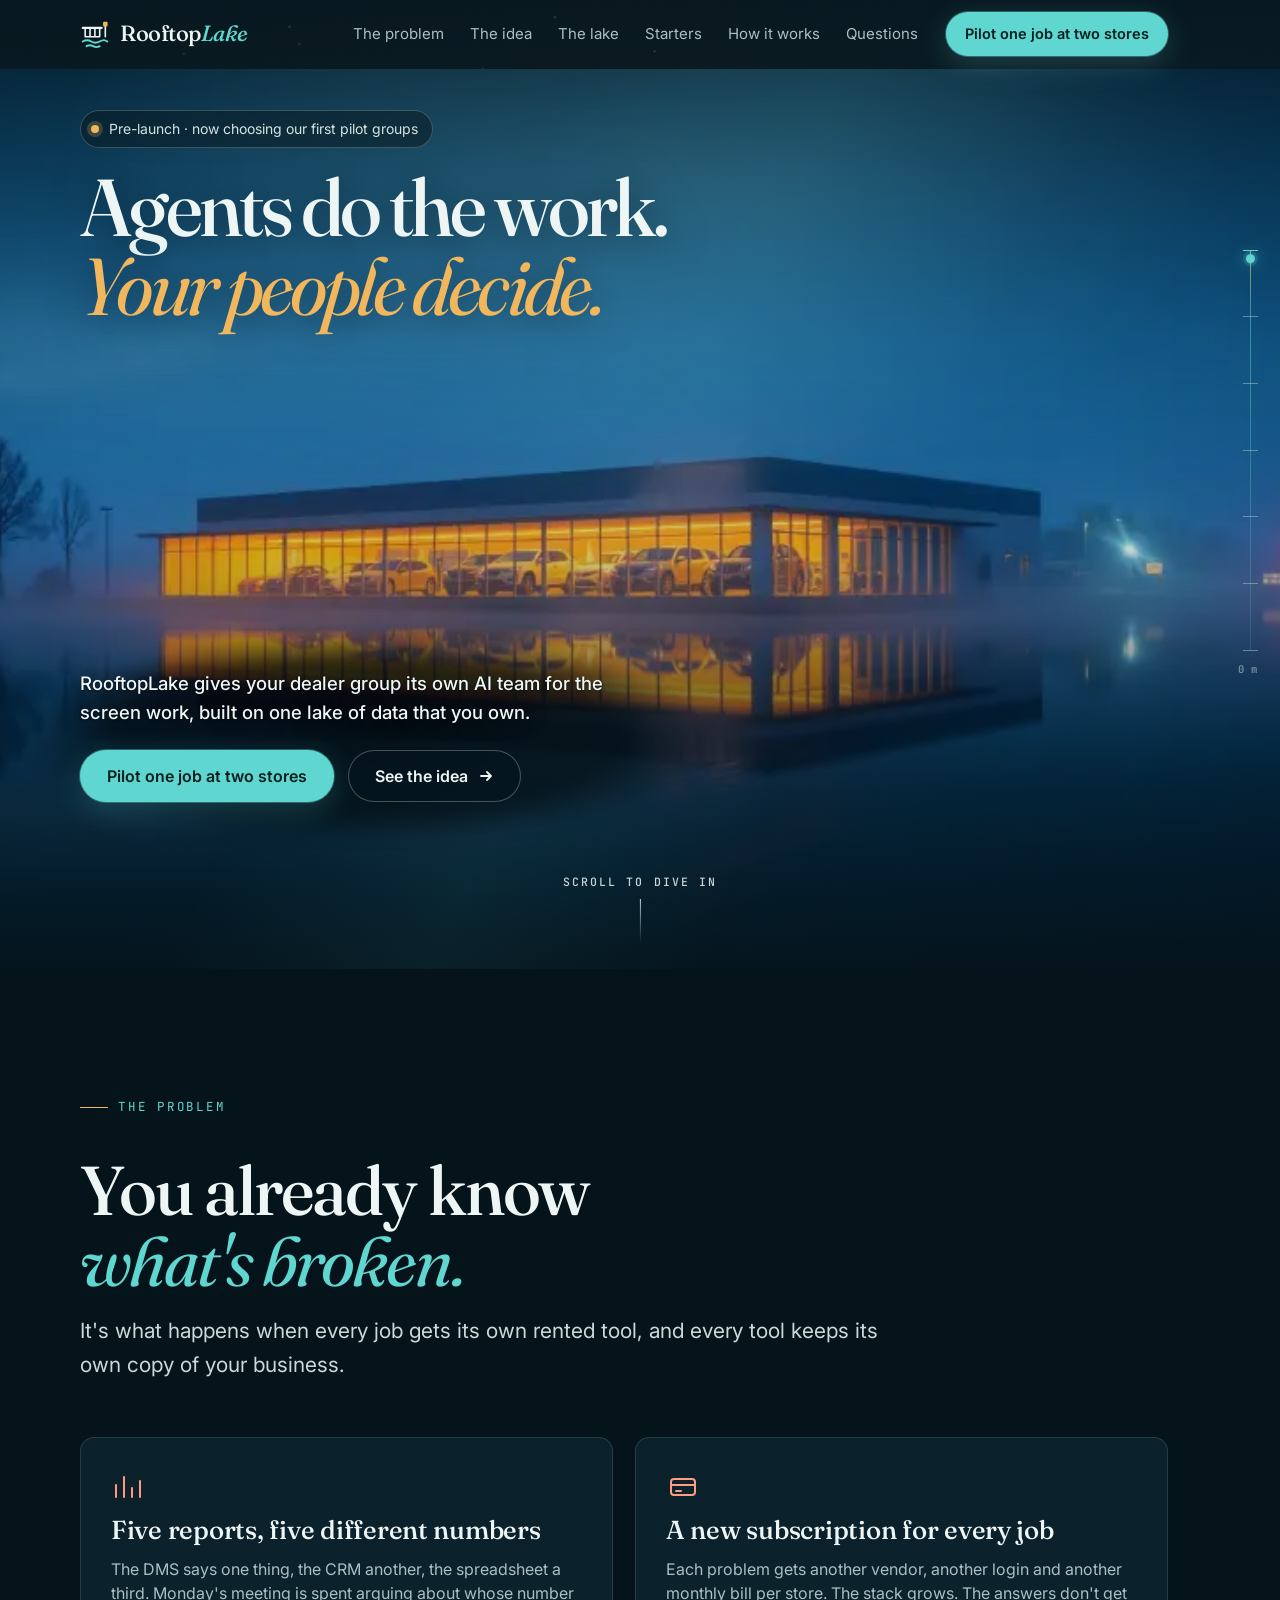
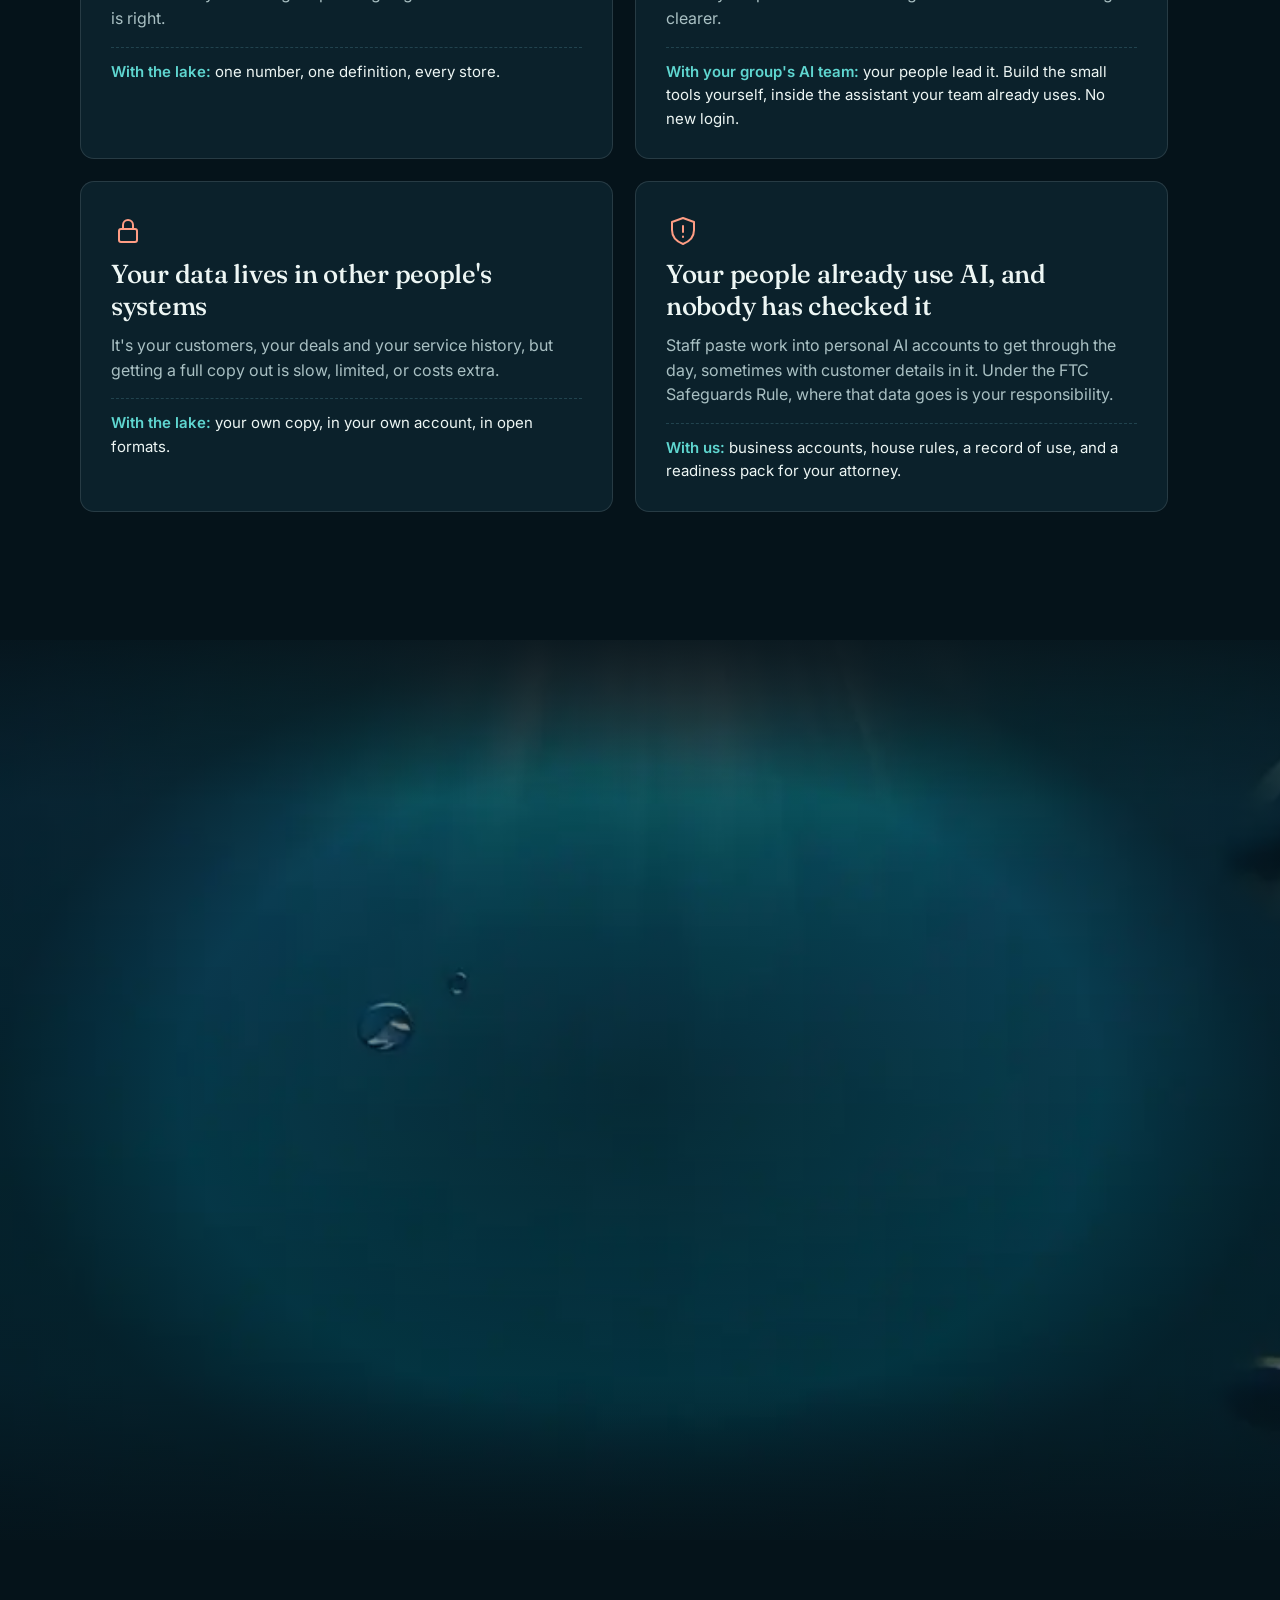
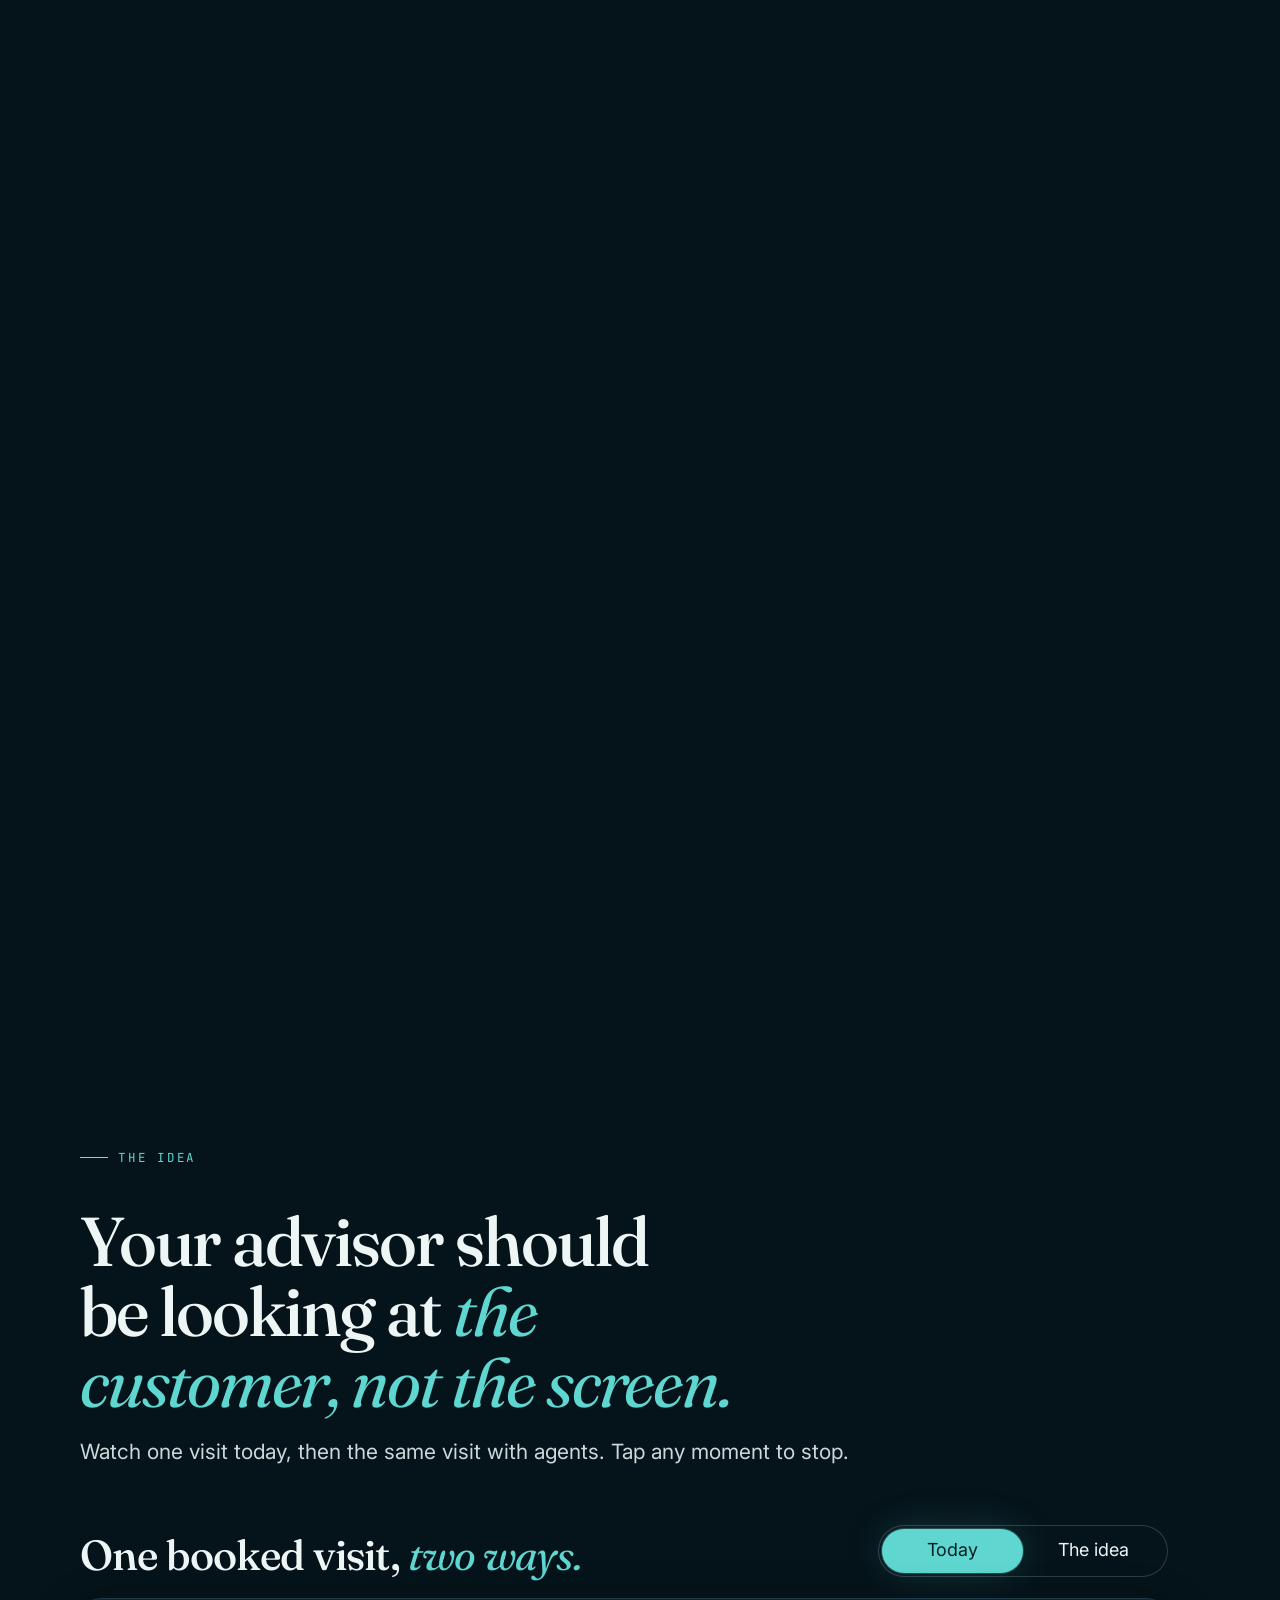
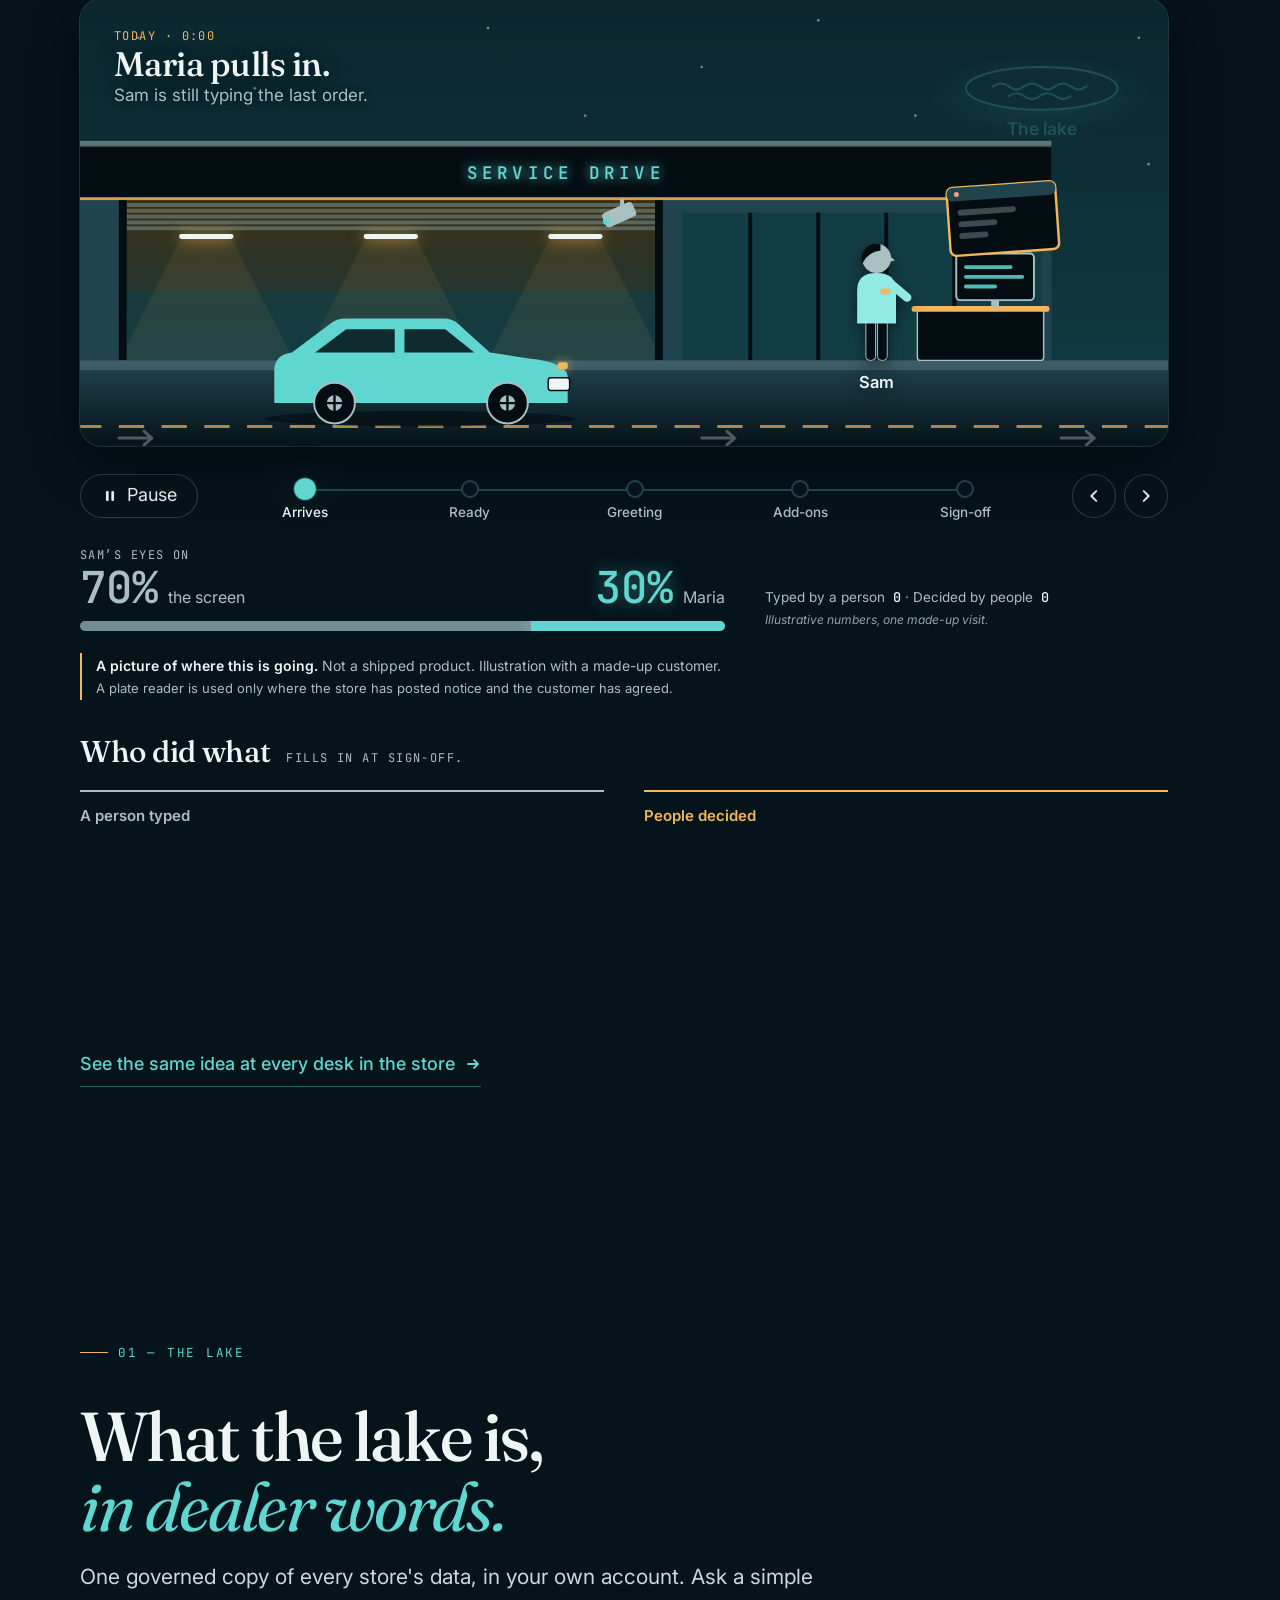
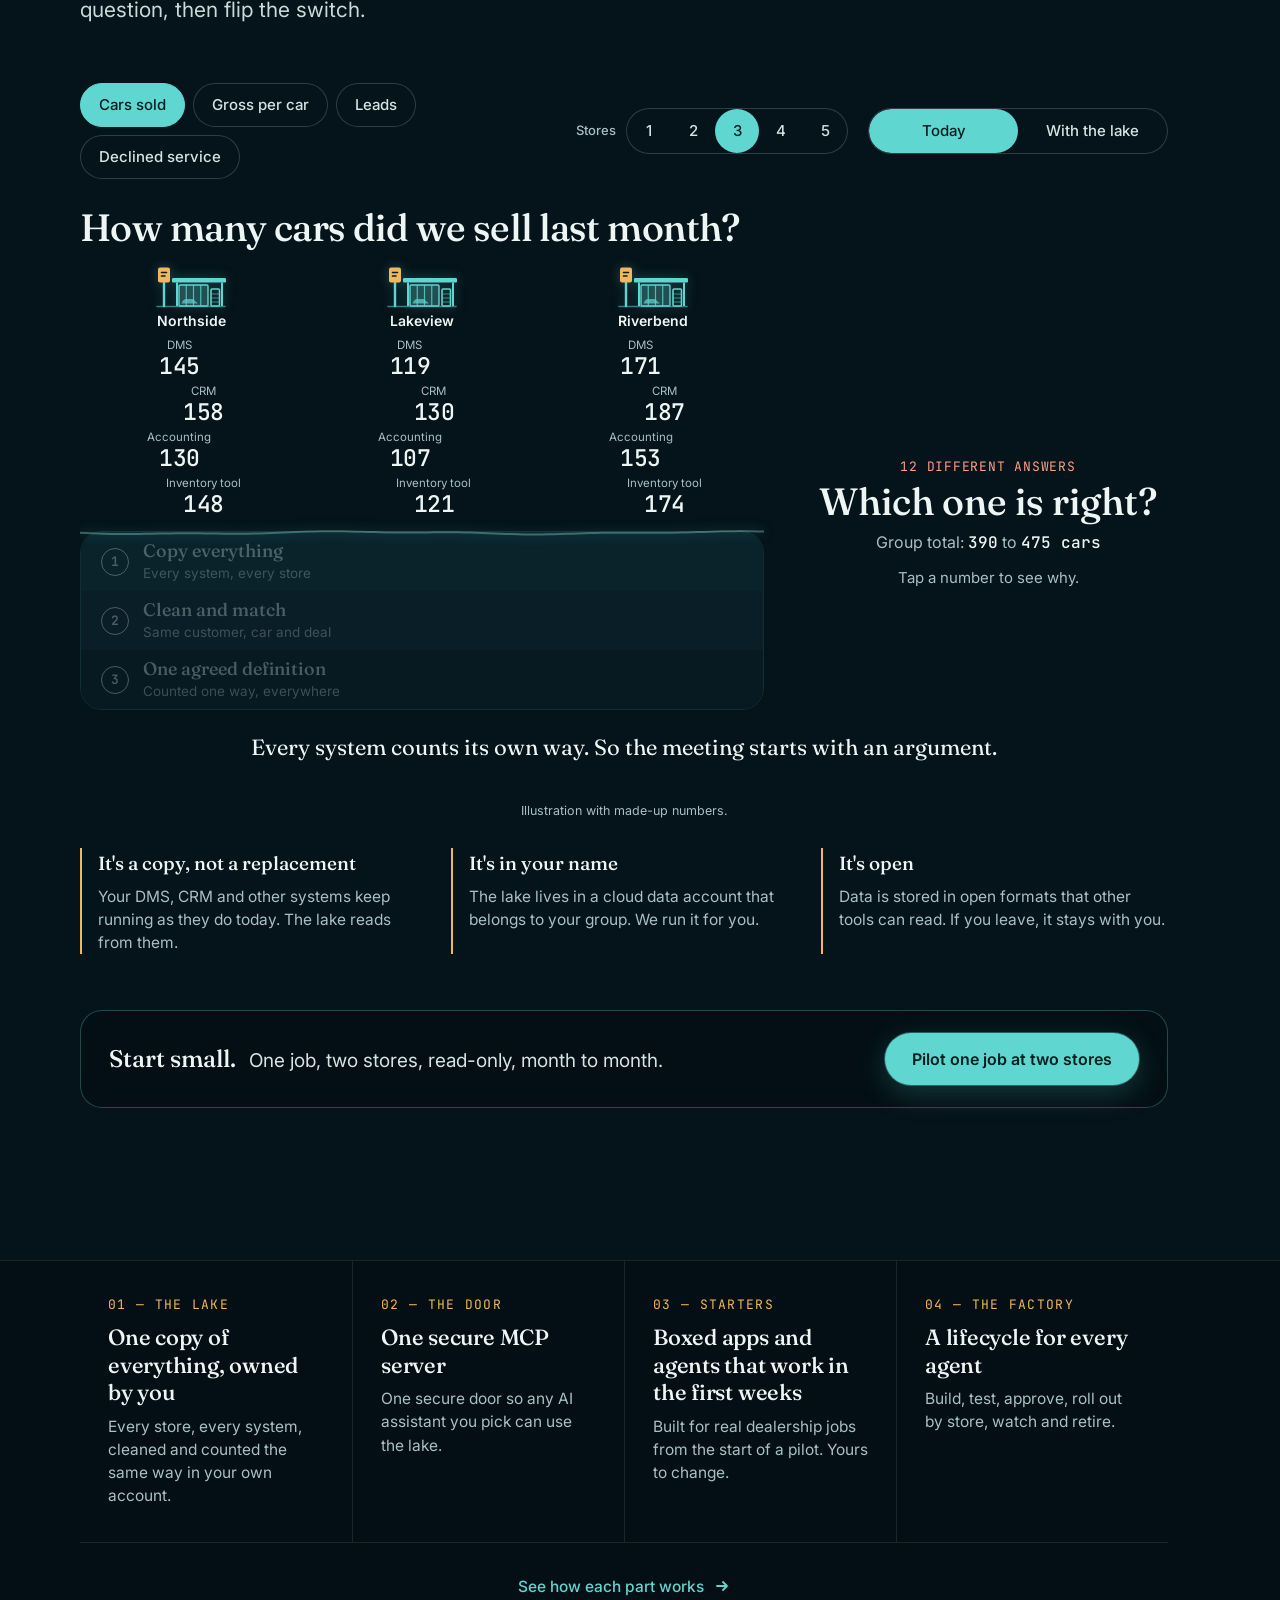
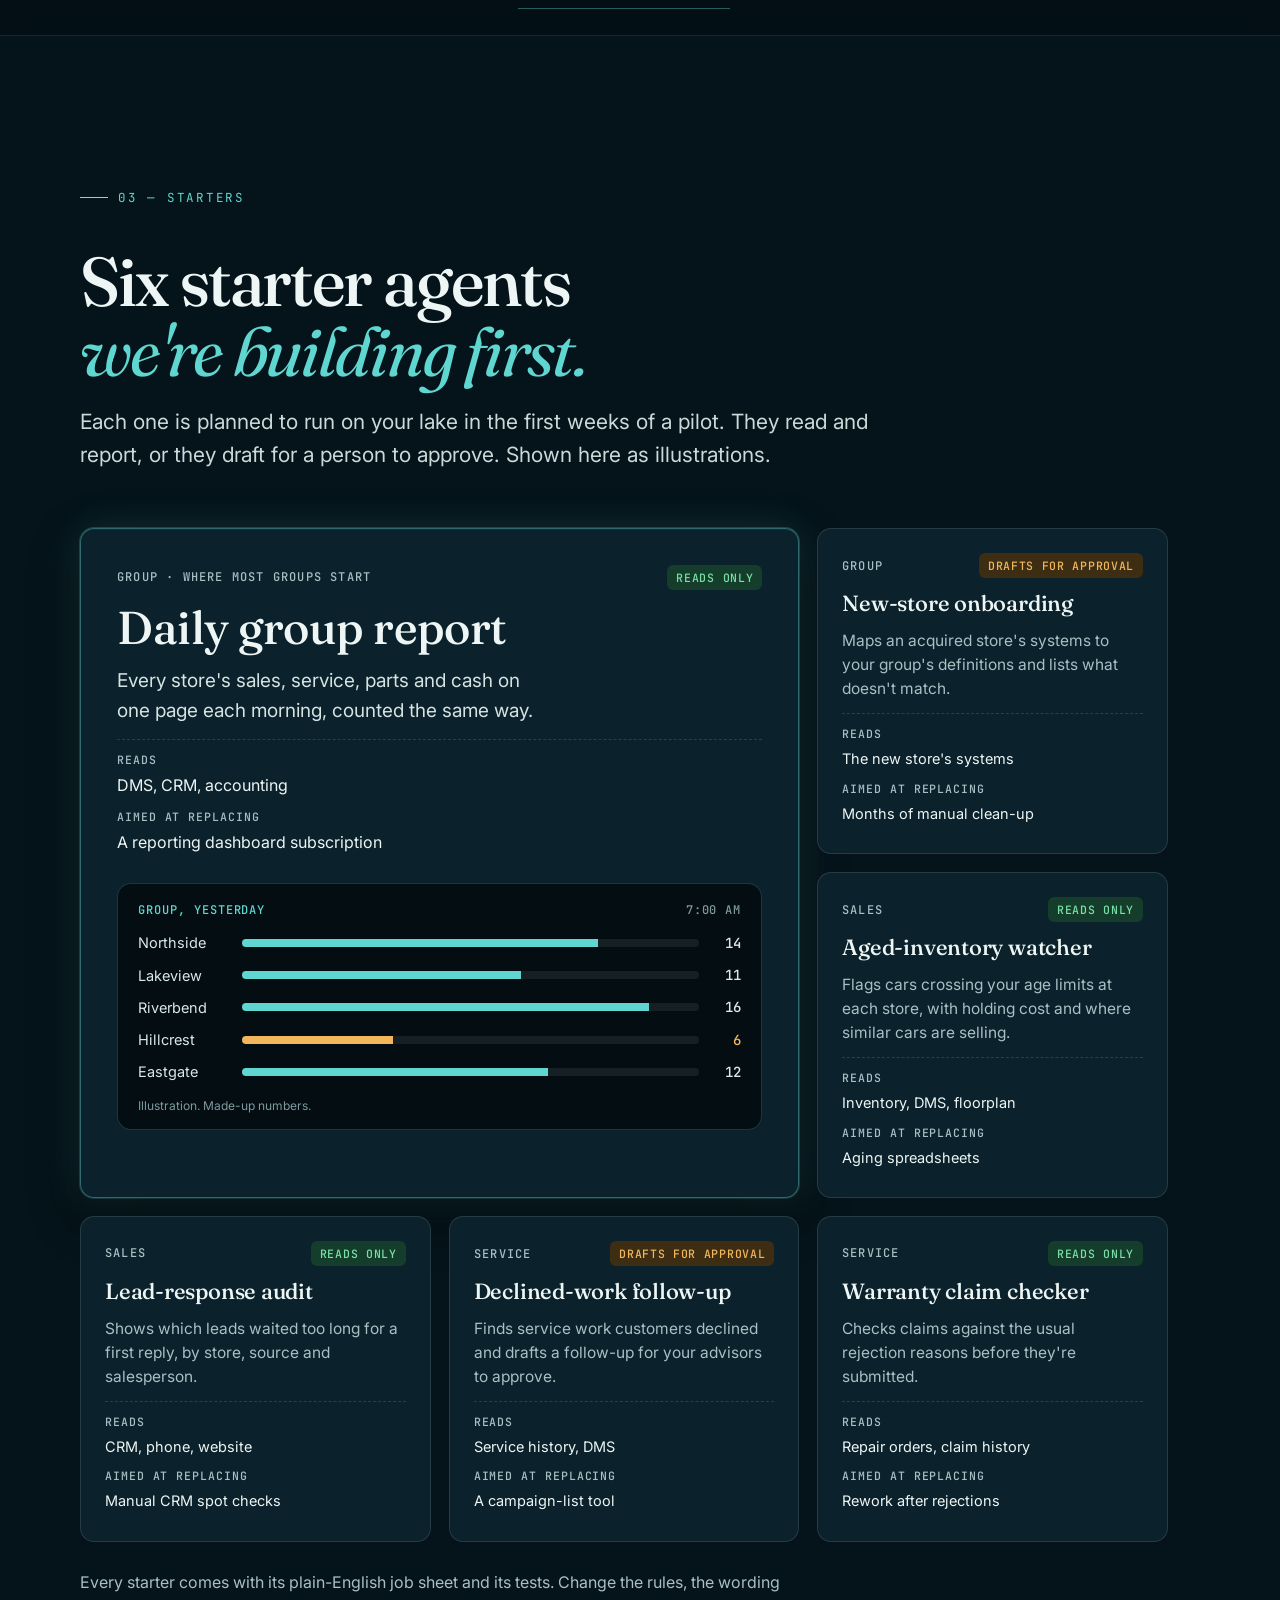
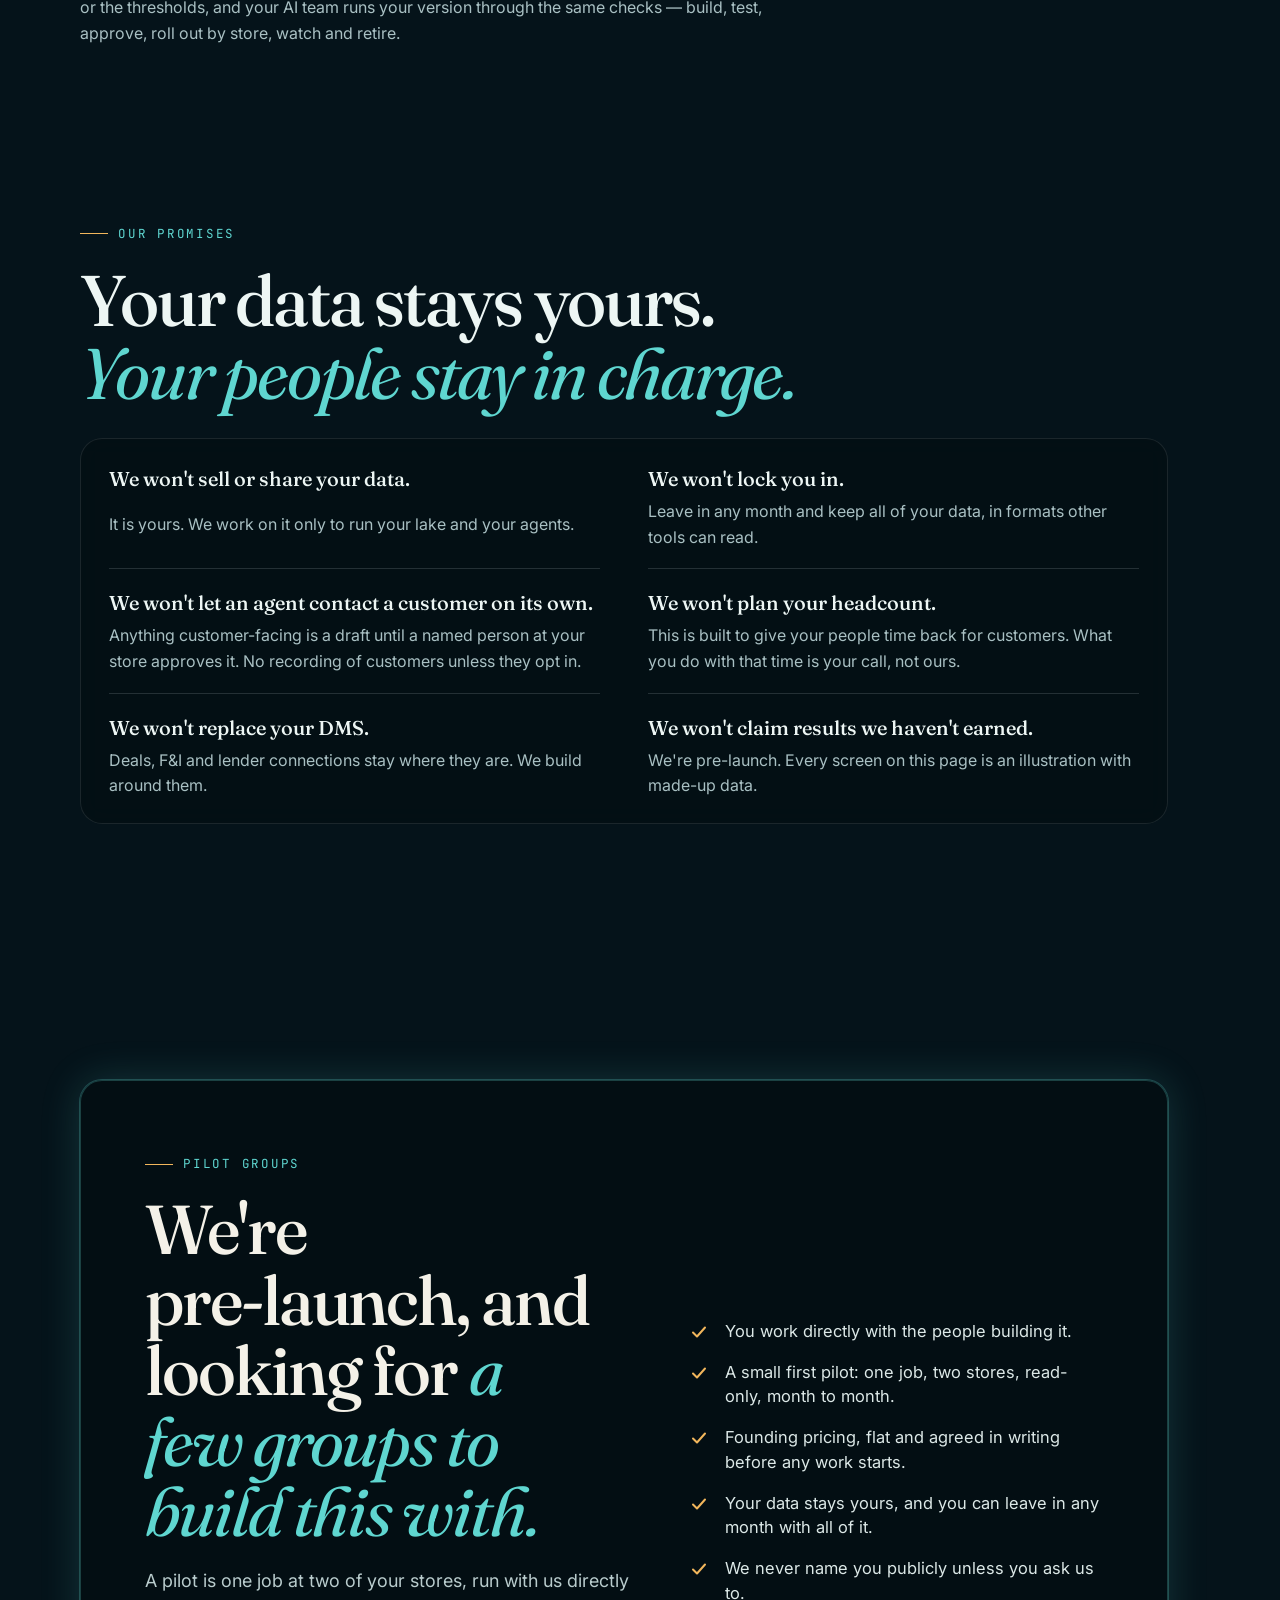
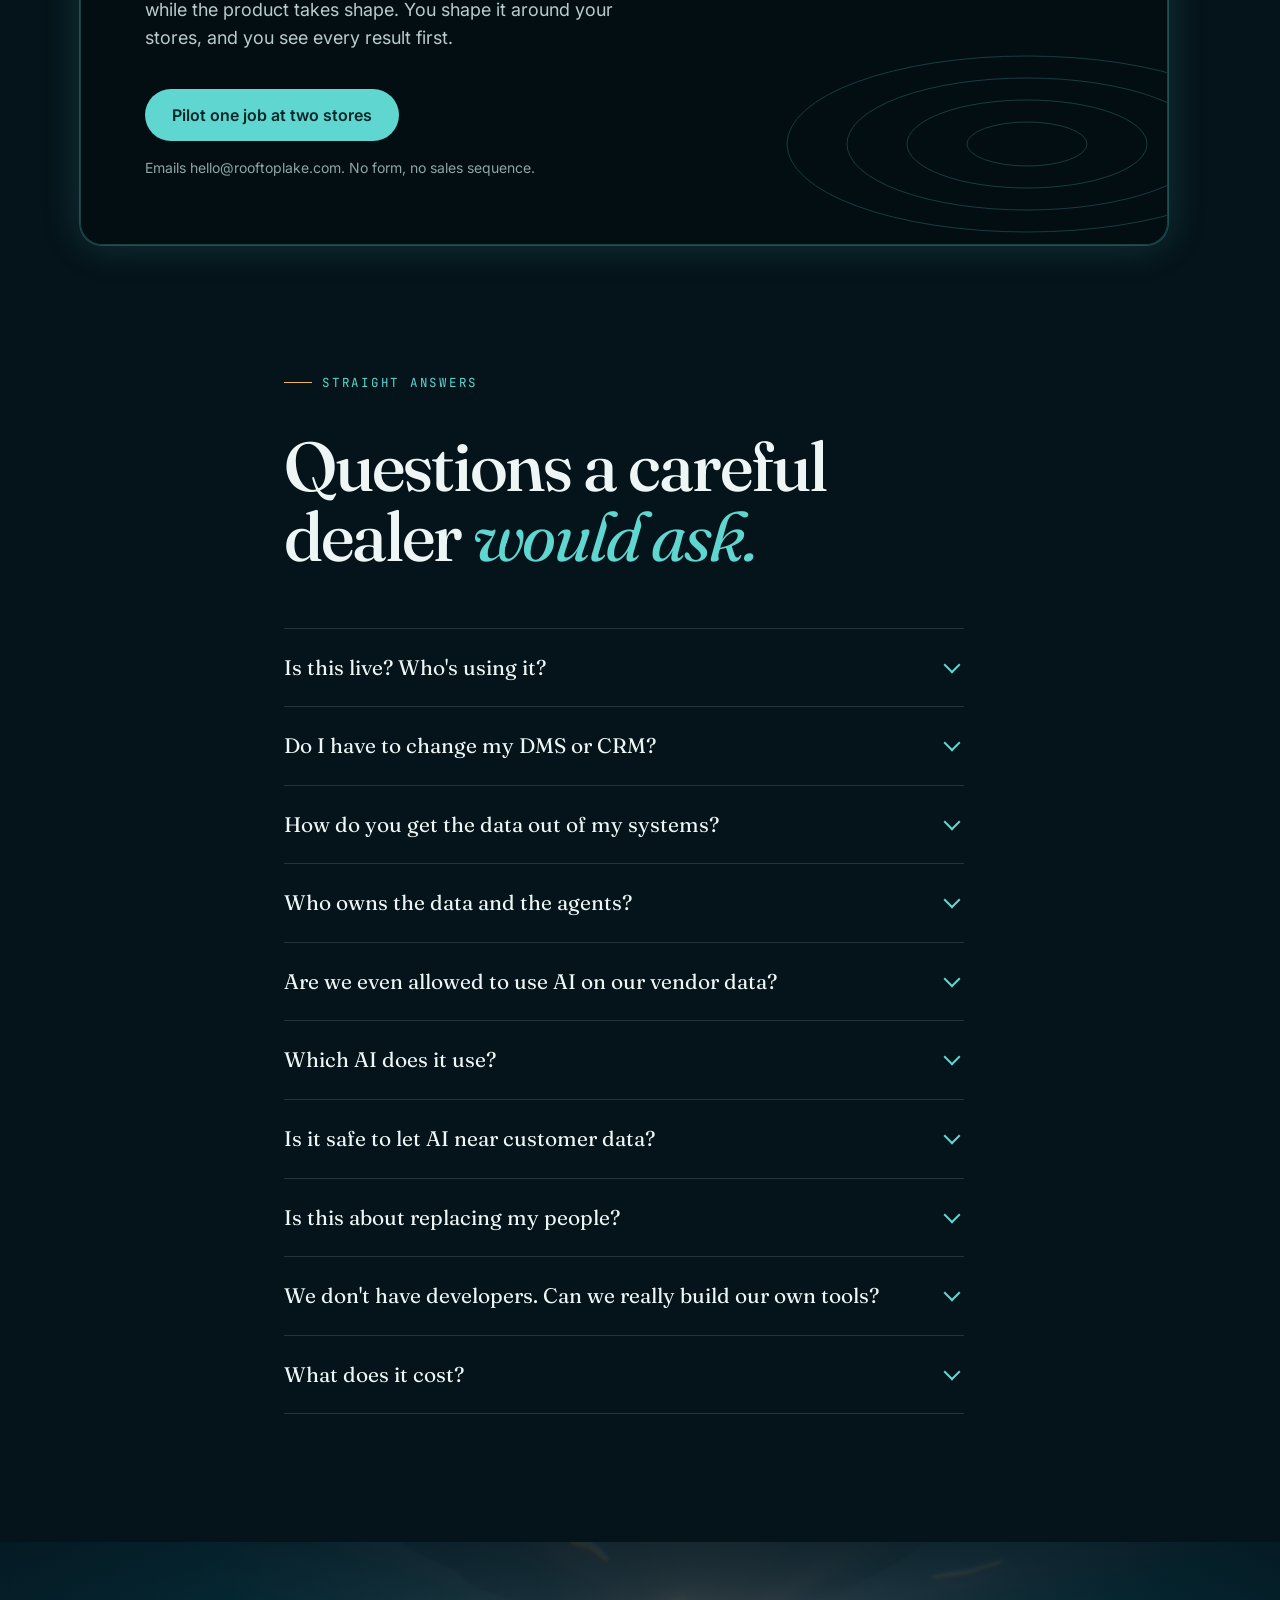
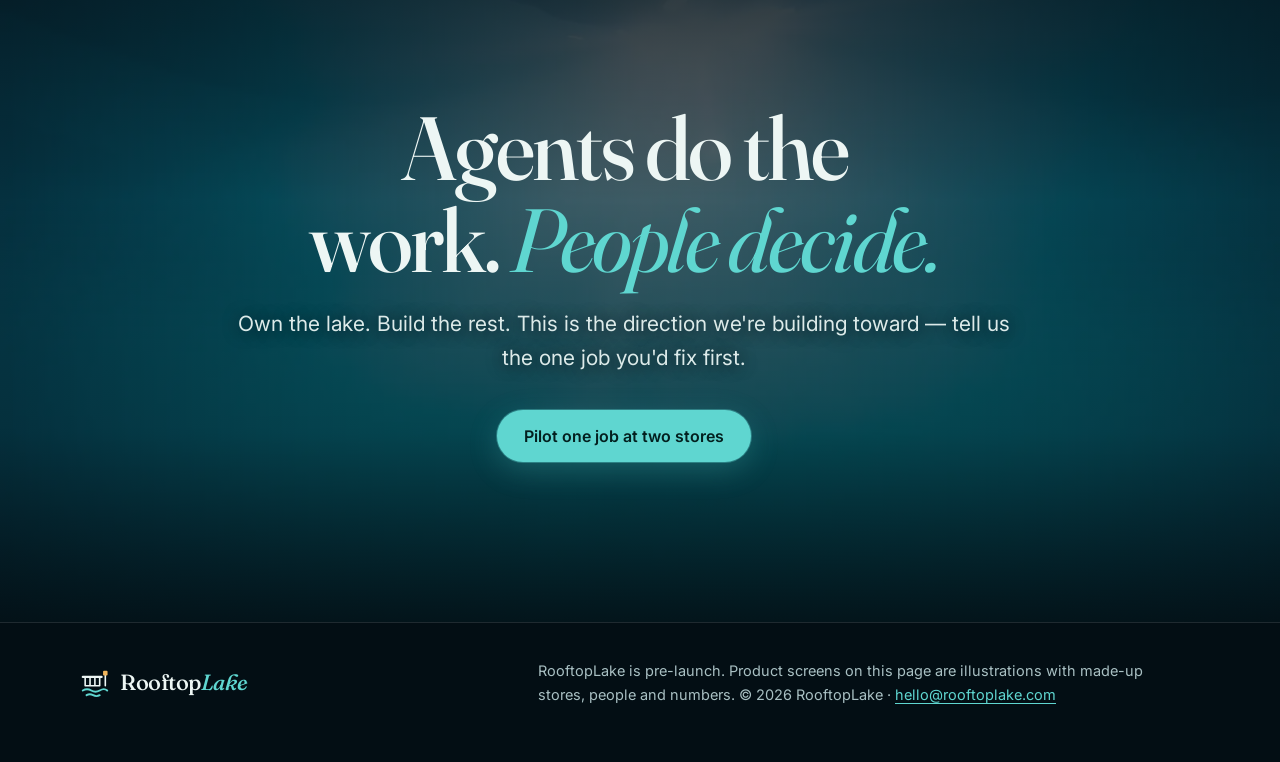
<file: index.html>
<!doctype html>
<html lang="en">
<head>
<meta charset="utf-8">
<meta name="viewport" content="width=device-width, initial-scale=1">
<title>RooftopLake — agents do the work, your people decide</title>
<meta name="description" content="RooftopLake puts every store's data in one lake you own, opens one secure door to it for any AI assistant, and helps your dealer group build, test and roll out its own apps and agents.">
<link rel="canonical" href="https://rooftoplake.com/">
<meta name="theme-color" content="#05131A">
<meta name="color-scheme" content="dark">
<meta property="og:type" content="website">
<meta property="og:url" content="https://rooftoplake.com/">
<meta property="og:title" content="RooftopLake — agents do the work. Your people decide.">
<meta property="og:description" content="One lake you own. One secure door. Starter agents from the first weeks of a pilot. Your group's AI team to build the rest. For dealer groups.">
<meta property="og:image" content="https://rooftoplake.com/og.png">
<meta name="twitter:card" content="summary_large_image">
<link rel="icon" href="favicon.ico" sizes="32x32">
<link rel="icon" href="favicon.svg" type="image/svg+xml">
<link rel="apple-touch-icon" href="apple-touch-icon.png">
<link rel="preconnect" href="https://fonts.googleapis.com">
<link rel="preconnect" href="https://fonts.gstatic.com" crossorigin>
<link href="https://fonts.googleapis.com/css2?family=Fraunces:ital,opsz,wght@0,9..144,400..600;1,9..144,400..500&family=Inter:wght@400;500;600&family=JetBrains+Mono:wght@400;500&display=swap" rel="stylesheet">
<link rel="stylesheet" href="css/tokens.css?v=1794560400">
<link rel="stylesheet" href="css/scene.css?v=1794560400">
<link rel="stylesheet" href="css/site.css?v=1794560400">
<link rel="stylesheet" href="css/lane.css?v=1794560400">
<link rel="stylesheet" href="css/explainer.css?v=1794560400">
<link rel="stylesheet" href="css/demo.css?v=1794560400">
<link rel="stylesheet" href="css/lifecycle.css?v=1794560400">
<link rel="stylesheet" href="css/v2.css">
<script>document.documentElement.classList.add('js')</script>
<script type="application/ld+json">{"@context":"https://schema.org","@type":"Organization","name":"RooftopLake","url":"https://rooftoplake.com/","email":"hello@rooftoplake.com","description":"A dealer-owned data lake, a secure door for AI assistants, and an AI team your people lead, for dealer groups."}</script>
</head>
<body>
<a class="skip" href="#main">Skip to content</a>
<div id="lake-scene" aria-hidden="true" data-strata="0.42,0.455,0.49"></div>

<svg width="0" height="0" style="position:absolute" aria-hidden="true">
  <symbol id="i-check" viewBox="0 0 20 20"><path d="M4 10.5l4 4 8-9" fill="none" stroke="currentColor" stroke-width="2" stroke-linecap="round" stroke-linejoin="round"/></symbol>
  <symbol id="i-x" viewBox="0 0 20 20"><path d="M5 5l10 10M15 5L5 15" fill="none" stroke="currentColor" stroke-width="2" stroke-linecap="round"/></symbol>
  <symbol id="i-arrow" viewBox="0 0 16 16"><path d="M3 8h10M9 4l4 4-4 4" fill="none" stroke="currentColor" stroke-width="1.8" stroke-linecap="round" stroke-linejoin="round"/></symbol>
  <symbol id="i-mark" viewBox="0 0 32 32"><path d="M3 9.500h20" fill="none" stroke="var(--ink)" stroke-width="2.400" stroke-linecap="round"/><path d="M5.500 9.500V19M21 9.500V19M5.500 19H21M10.700 9.500V19M15.900 9.500V19" fill="none" stroke="var(--ink)" stroke-width="1.700" stroke-linecap="round"/><path d="M27 4.500V19" fill="none" stroke="var(--ink)" stroke-width="1.700" stroke-linecap="round"/><rect x="24.600" y="3" width="4.800" height="5" rx="1" fill="var(--brass)"/><path d="M3 24c3-1.800 6-1.800 9 0s6 1.800 9 0 6-1.800 8 0M7 29c2.300-1.300 4.700-1.300 7 0s4.700 1.300 7 0" fill="none" stroke="var(--teal)" stroke-width="2" stroke-linecap="round"/></symbol>
</svg>

<header class="nav" id="nav">
  <div class="wrap">
    <a class="mark" href="#top" aria-label="RooftopLake home"><svg aria-hidden="true"><use href="#i-mark"/></svg><span>Rooftop<b>Lake</b></span></a>
    <nav aria-label="Sections">
      <a href="#problem">The problem</a>
      <a href="#idea">The idea</a>
      <a href="#lake">The lake</a>
      <a href="#starters">Starters</a>
      <a href="how-it-works.html">How it works</a>
      <a href="#faq">Questions</a>
    </nav>
    <a class="btn btn-primary" href="mailto:hello@rooftoplake.com?subject=Pilot%20one%20job%20at%20two%20stores"><span class="lg">Pilot one job at two stores</span><span class="sm">Talk to us</span></a>
  </div>
  <div class="progress" id="progress" aria-hidden="true"></div>
</header>

<main id="main">

<section class="hero v2-hero" id="top" data-depth-label="Surface">
  <div class="v2-hero-media">
    <img class="v2-hero-deep" src="media/deep.webp" alt="" aria-hidden="true" decoding="async" fetchpriority="high">
    <picture class="v2-hero-dusk">
      <source media="(max-width: 720px)" srcset="media/dusk-m.webp">
      <img src="media/dusk.webp" alt="A dealership glass showroom glowing amber at dusk, reflected in still water" decoding="async" fetchpriority="high">
    </picture>
    <div class="v2-hero-scrim" aria-hidden="true"></div>
    <div class="v2-hero-light" aria-hidden="true"></div>
  </div>
  <div class="wrap">
    <div class="hero-top">
    <div class="badge rv"><i></i>Pre-launch · now choosing our first pilot groups</div>
    <h1 class="rv" style="--i:1">Agents do the work. <em>Your people decide.</em></h1>
    </div>
    <div class="hero-bottom">
    <p class="lead rv" style="--i:2">RooftopLake gives your dealer group its own AI team for the screen work, built on one lake of data that you own.</p>
    <div class="cta-row rv" style="--i:3">
      <a class="btn btn-primary" href="mailto:hello@rooftoplake.com?subject=Pilot%20one%20job%20at%20two%20stores">Pilot one job at two stores</a>
      <a class="btn btn-ghost" href="#idea">See the idea <svg aria-hidden="true"><use href="#i-arrow"/></svg></a>
    </div>
    </div>
  </div>

  <a class="dive" href="#problem" aria-label="Scroll down to dive in"><span>Scroll to dive in</span><i aria-hidden="true"></i></a>
</section>

<section id="problem" data-depth-label="The problem">
  <div class="wrap">
    <div class="sec-head">
      <span class="eyebrow rv">The problem</span>
      <h2 class="rv">You already know <em>what's broken.</em></h2>
      <p class="lead rv">It's what happens when every job gets its own rented tool, and every tool keeps its own copy of your business.</p>
    </div>
    <div class="pains">
      <article class="pain rv" style="--i:0">
        <svg viewBox="0 0 34 34" fill="none" stroke="currentColor" stroke-width="2" stroke-linecap="round" aria-hidden="true"><path d="M5 27V15M13 27V7M21 27V18M29 27V11"/></svg>
        <h3>Five reports, five different numbers</h3>
        <p>The DMS says one thing, the CRM another, the spreadsheet a third. Monday's meeting is spent arguing about whose number is right.</p>
        <p class="cure"><b>With the lake:</b> one number, one definition, every store.</p>
      </article>
      <article class="pain rv" style="--i:1">
        <svg viewBox="0 0 34 34" fill="none" stroke="currentColor" stroke-width="2" stroke-linecap="round" aria-hidden="true"><rect x="5" y="9" width="24" height="16" rx="3"/><path d="M5 15h24M10 21h5"/></svg>
        <h3>A new subscription for every job</h3>
        <p>Each problem gets another vendor, another login and another monthly bill per store. The stack grows. The answers don't get clearer.</p>
        <p class="cure"><b>With your group's AI team:</b> your people lead it. Build the small tools yourself, inside the assistant your team already uses. No new login.</p>
      </article>
      <article class="pain rv" style="--i:2">
        <svg viewBox="0 0 34 34" fill="none" stroke="currentColor" stroke-width="2" stroke-linecap="round" aria-hidden="true"><rect x="8" y="15" width="18" height="13" rx="2"/><path d="M12 15v-4a5 5 0 0110 0v4"/></svg>
        <h3>Your data lives in other people's systems</h3>
        <p>It's your customers, your deals and your service history, but getting a full copy out is slow, limited, or costs extra.</p>
        <p class="cure"><b>With the lake:</b> your own copy, in your own account, in open formats.</p>
      </article>
      
      <article class="pain rv" style="--i:3">
        <svg viewBox="0 0 34 34" fill="none" stroke="currentColor" stroke-width="2" stroke-linecap="round" stroke-linejoin="round" aria-hidden="true"><path d="M17 4l11 4v8c0 7-4.500 11.500-11 14C10.500 27.500 6 23 6 16V8z"/><path d="M17 12v6M17 22.500v.5"/></svg>
        <h3>Your people already use AI, and nobody has checked it</h3>
        <p>Staff paste work into personal AI accounts to get through the day, sometimes with customer details in it. Under the FTC Safeguards Rule, where that data goes is your responsibility.</p>
        <p class="cure"><b>With us:</b> business accounts, house rules, a record of use, and a readiness pack for your attorney.</p>
      </article>
      
    </div>
  </div>
</section>

<section class="v2-dive" id="dive-interlude" aria-label="Under the surface">
  <div class="v2-dive-sticky">
    <img class="v2-dive-poster" src="media/dive/001.webp" alt="Calm underwater light rays beneath the surface of the lake" loading="lazy" decoding="async">
    <canvas class="v2-dive-canvas" width="960" height="528" aria-hidden="true"></canvas>
    <div class="v2-dive-scrim" aria-hidden="true"></div>
    <div class="wrap v2-dive-copy">
      <p class="v2-dive-line">Under the surface, <em>one governed copy</em> of every store's data — in your own account, in open formats.</p>
    </div>
  </div>
</section>

<section id="idea" data-depth-label="The idea" >
  <div class="wrap">
    <div class="sec-head">
      <span class="eyebrow rv">The idea</span>
      <h2 class="rv">Your advisor should be looking at <em>the customer, not the screen.</em></h2>
      <p class="lead rv">Watch one visit today, then the same visit with agents. Tap any moment to stop.</p>
    </div>
    <div class="rv" id="lane-story"><noscript>Today a service advisor types while the customer waits. The idea: agents prepare each booked visit from the lake, the store's lane check-in confirms the car has arrived (a plate reader only where the store has posted notice and the customer has agreed), and the advisor greets the customer and decides.</noscript></div>

      <p class="more rv"><a href="how-it-works.html#desks">See the same idea at every desk in the store <svg aria-hidden="true"><use href="#i-arrow"/></svg></a></p>
  </div>
</section>

<section id="lake" data-depth-label="The lake">
  <div class="wrap">
    <div class="sec-head">
      <span class="eyebrow rv">01 — The lake</span>
      <h2 class="rv">What the lake is, <em>in dealer words.</em></h2>
      <p class="lead rv">One governed copy of every store's data, in your own account. Ask a simple question, then flip the switch.</p>
    </div>
    <div class="rv" id="lake-explainer"><noscript>The lake copies data from every system at every store, cleans and matches it, and counts it by one agreed definition, so every report shows the same number.</noscript></div>

    <div class="after-frame">
      <div class="rv"><b>It's a copy, not a replacement</b><span>Your DMS, CRM and other systems keep running as they do today. The lake reads from them.</span></div>
      <div class="rv" style="--i:1"><b>It's in your name</b><span>The lake lives in a cloud data account that belongs to your group. We run it for you.</span></div>
      <div class="rv" style="--i:2"><b>It's open</b><span>Data is stored in open formats that other tools can read. If you leave, it stays with you.</span></div>
    </div>
    <div class="pilot rv"><p><b>Start small.</b> One job, two stores, read-only, month to month.</p><a class="btn btn-primary" href="mailto:hello@rooftoplake.com?subject=Pilot%20one%20job%20at%20two%20stores">Pilot one job at two stores</a></div>
  </div>
</section>

<section class="parts" aria-label="The four parts of RooftopLake">
  <div class="wrap">
    <ol>
      <li><a href="#lake"><span class="num">01 — THE LAKE</span><h3>One copy of everything, owned by you</h3><p>Every store, every system, cleaned and counted the same way in your own account.</p></a></li>
      <li><a href="how-it-works.html#door"><span class="num">02 — THE DOOR</span><h3>One secure MCP server</h3><p>One secure door so any AI assistant you pick can use the lake.</p></a></li>
      <li><a href="#starters"><span class="num">03 — STARTERS</span><h3>Boxed apps and agents that work in the first weeks</h3><p>Built for real dealership jobs from the start of a pilot. Yours to change.</p></a></li>
      <li><a href="how-it-works.html#factory"><span class="num">04 — THE FACTORY</span><h3>A lifecycle for every agent</h3><p>Build, test, approve, roll out by store, watch and retire.</p></a></li>
    </ol>
    <p class="more center rv"><a href="how-it-works.html">See how each part works <svg aria-hidden="true"><use href="#i-arrow"/></svg></a></p>
  </div>
</section>

<section id="starters" data-depth-label="Starters">
  <div class="wrap">
    <div class="sec-head">
      <span class="eyebrow rv">03 — Starters</span>
      <h2 class="rv">Six starter agents <em>we're building first.</em></h2>
      <p class="lead rv">Each one is planned to run on your lake in the first weeks of a pilot. They read and report, or they draft for a person to approve. Shown here as illustrations.</p>
    </div>
        <div class="starters" id="starterGrid">
      <article class="starter featured rv" data-d="group"><div class="top"><span class="dept">Group · where most groups start</span><span class="tag read">Reads only</span></div><h3>Daily group report</h3><p>Every store's sales, service, parts and cash on one page each morning, counted the same way.</p><dl><dt>Reads</dt><dd>DMS, CRM, accounting</dd><dt>Aimed at replacing</dt><dd>A reporting dashboard subscription</dd></dl><div class="mini" aria-hidden="true"><div class="mini-top"><b>Group, yesterday</b><span>7:00 am</span></div>
        <div class="mini-row"><span>Northside</span><i style="--w:78%"></i><em>14</em></div>
        <div class="mini-row"><span>Lakeview</span><i style="--w:61%"></i><em>11</em></div>
        <div class="mini-row"><span>Riverbend</span><i style="--w:89%"></i><em>16</em></div>
        <div class="mini-row low"><span>Hillcrest</span><i style="--w:33%"></i><em>6</em></div>
        <div class="mini-row"><span>Eastgate</span><i style="--w:67%"></i><em>12</em></div>
        <small>Illustration. Made-up numbers.</small></div></article>
      
      <article class="starter rv" data-d="group" style="--i:2"><div class="top"><span class="dept">Group</span><span class="tag draft">Drafts for approval</span></div><h3>New-store onboarding</h3><p>Maps an acquired store's systems to your group's definitions and lists what doesn't match.</p><dl><dt>Reads</dt><dd>The new store's systems</dd><dt>Aimed at replacing</dt><dd>Months of manual clean-up</dd></dl></article>
      <article class="starter rv" data-d="sales"><div class="top"><span class="dept">Sales</span><span class="tag read">Reads only</span></div><h3>Aged-inventory watcher</h3><p>Flags cars crossing your age limits at each store, with holding cost and where similar cars are selling.</p><dl><dt>Reads</dt><dd>Inventory, DMS, floorplan</dd><dt>Aimed at replacing</dt><dd>Aging spreadsheets</dd></dl></article>
      <article class="starter rv" data-d="sales" style="--i:1"><div class="top"><span class="dept">Sales</span><span class="tag read">Reads only</span></div><h3>Lead-response audit</h3><p>Shows which leads waited too long for a first reply, by store, source and salesperson.</p><dl><dt>Reads</dt><dd>CRM, phone, website</dd><dt>Aimed at replacing</dt><dd>Manual CRM spot checks</dd></dl></article>
      
      <article class="starter rv" data-d="service"><div class="top"><span class="dept">Service</span><span class="tag draft">Drafts for approval</span></div><h3>Declined-work follow-up</h3><p>Finds service work customers declined and drafts a follow-up for your advisors to approve.</p><dl><dt>Reads</dt><dd>Service history, DMS</dd><dt>Aimed at replacing</dt><dd>A campaign-list tool</dd></dl></article>
      <article class="starter rv" data-d="service" style="--i:1"><div class="top"><span class="dept">Service</span><span class="tag read">Reads only</span></div><h3>Warranty claim checker</h3><p>Checks claims against the usual rejection reasons before they're submitted.</p><dl><dt>Reads</dt><dd>Repair orders, claim history</dd><dt>Aimed at replacing</dt><dd>Rework after rejections</dd></dl></article>
      
    </div>
    <p class="own-note rv">Every starter comes with its plain-English job sheet and its tests. Change the rules, the wording or the thresholds, and your AI team runs your version through the same checks — build, test, approve, roll out by store, watch and retire.</p>
  </div>
</section>

<section id="promises" data-depth-label="Promises">
  <div class="wrap">
    <div class="wont">
      <div class="rv"><span class="eyebrow">Our promises</span><h2 class="promise-line">Your data stays yours. <em>Your people stay in charge.</em></h2></div>
      <ul>
        <li class="rv"><b>We won't sell or share your data.</b><span>It is yours. We work on it only to run your lake and your agents.</span></li>
        <li class="rv"><b>We won't lock you in.</b><span>Leave in any month and keep all of your data, in formats other tools can read.</span></li>
        <li class="rv"><b>We won't let an agent contact a customer on its own.</b><span>Anything customer-facing is a draft until a named person at your store approves it. No recording of customers unless they opt in.</span></li>
        <li class="rv"><b>We won't plan your headcount.</b><span>This is built to give your people time back for customers. What you do with that time is your call, not ours.</span></li>
        <li class="rv"><b>We won't replace your DMS.</b><span>Deals, F&amp;I and lender connections stay where they are. We build around them.</span></li>
        <li class="rv"><b>We won't claim results we haven't earned.</b><span>We're pre-launch. Every screen on this page is an illustration with made-up data.</span></li>
      </ul>
    </div>
  </div>
</section>

<section id="partners" data-depth-label="Start" >
  <div class="wrap">
    <div class="partner rv">
      <div>
        <span class="eyebrow">Pilot groups</span>
        <h2>We're pre&#8209;launch, and looking for <em>a few groups to build this with.</em></h2>
        <p style="margin-top:20px">A pilot is one job at two of your stores, run with us directly while the product takes shape. You shape it around your stores, and you see every result first.</p>
        <div class="cta-row"><a class="btn btn-primary" href="mailto:hello@rooftoplake.com?subject=Pilot%20one%20job%20at%20two%20stores">Pilot one job at two stores</a></div>
        <p class="fine">Emails hello@rooftoplake.com. No form, no sales sequence.</p>
      </div>
      <ul>
        <li><svg aria-hidden="true"><use href="#i-check"/></svg>You work directly with the people building it.</li>
        <li><svg aria-hidden="true"><use href="#i-check"/></svg>A small first pilot: one job, two stores, read-only, month to month.</li>
        <li><svg aria-hidden="true"><use href="#i-check"/></svg>Founding pricing, flat and agreed in writing before any work starts.</li>
        <li><svg aria-hidden="true"><use href="#i-check"/></svg>Your data stays yours, and you can leave in any month with all of it.</li>
        <li><svg aria-hidden="true"><use href="#i-check"/></svg>We never name you publicly unless you ask us to.</li>
      </ul>
      <svg class="rings" viewBox="0 0 520 520" fill="none" stroke="#5CC4C4" aria-hidden="true"><ellipse cx="260" cy="260" rx="60" ry="22"/><ellipse cx="260" cy="260" rx="120" ry="44"/><ellipse cx="260" cy="260" rx="180" ry="66"/><ellipse cx="260" cy="260" rx="240" ry="88"/></svg>
    </div>
  </div>
</section>

<section id="faq" style="padding-top:0">
  <div class="wrap narrow">
    <div class="sec-head">
      <span class="eyebrow rv">Straight answers</span>
      <h2 class="rv">Questions a careful dealer <em>would ask.</em></h2>
    </div>
    <div class="faq rv">
      <details><summary>Is this live? Who's using it?</summary><p>No one yet. RooftopLake is pre-launch. We're choosing a small number of pilot groups to build the first version with. There are no customer logos on this page because we haven't earned any.</p></details>
      <details><summary>Do I have to change my DMS or CRM?</summary><p>No. The lake copies data out of the systems you already run. Your people keep working in the same screens.</p></details>
      <details><summary>How do you get the data out of my systems?</summary><p>Through the access routes your vendors offer to dealers and their approved partners. Some are simple, some need a contract, and some carry a fee from the vendor. This is the slowest part of any project like this, and we'll tell you where each of your systems stands before you commit to anything.</p><p>Reading data is the easy half. Letting an agent write into a system needs that vendor's agreement. Until it's in place, agents prepare the work and a person enters it.</p></details>
      <details><summary>Who owns the data and the agents?</summary><p>You do. The lake sits in a cloud data account in your group's name. The job sheets, definitions and agents built for you are yours to keep.</p></details>
      <details><summary>Are we even allowed to use AI on our vendor data?</summary><p>Often yes, with conditions, and it depends on your contracts and your state. Your agreements with your DMS, CRM and manufacturer each say something about who may touch the data and how. Part of our onboarding is a readiness pack: your documents, the clauses that matter and a short list of questions, prepared for your attorney to rule on. We don't give legal advice.</p></details>
      <details><summary>Which AI does it use?</summary><p>Your choice. The door uses an open standard (called MCP) that the major AI assistants share to reach data and tools, so you aren't tied to one AI company, and you can switch as they improve.</p></details>
      <details><summary>Is it safe to let AI near customer data?</summary><p>Only with rules. Each person and each agent sees just what their role allows, every request is logged, each agent has a spending cap and an off switch, and nothing reaches a customer without a named person's approval.</p><p>We hold no security certifications yet and won't pretend to. The Safeguards Rule makes you responsible for checking vendors like us, so before any data moves you get our security plan and contract terms in writing. The first phase uses no credit applications or Social Security numbers, the lake sits in your account, and you can cut off our access at any time.</p></details>
      <details><summary>Is this about replacing my people?</summary><p>No. It's about what they spend their day on. Agents take the looking-up, matching and re-keying. Your people keep the customer, the judgment and the sign-off. Staffing decisions stay with you.</p></details>
      <details><summary>We don't have developers. Can we really build our own tools?</summary><p>Yes. You describe the job in plain English and decide what good looks like. We build it with you at first. Every agent on your AI team gets the same tests and the same sign-off, so your own operations people can safely do more of it over time.</p></details>
      <details><summary>What does it cost?</summary><p>We haven't published pricing. Pilot groups get a flat founding price agreed in writing up front. Ask and we'll tell you straight.</p></details>
    </div>
  </div>
</section>

<section class="final v2-luminous">
  <div class="v2-luminous-bg" aria-hidden="true">
    <img src="media/light.webp" alt="" loading="lazy" decoding="async">
    <div class="v2-luminous-scrim"></div>
  </div>
  <div class="wrap">
    <h2 class="rv">Agents do the work. <em>People decide.</em></h2>
    <p class="lead rv">Own the lake. Build the rest. This is the direction we're building toward — tell us the one job you'd fix first.</p>
    <div class="cta-row rv"><a class="btn btn-primary" href="mailto:hello@rooftoplake.com?subject=Pilot%20one%20job%20at%20two%20stores">Pilot one job at two stores</a></div>
  </div>
</section>

</main>

<footer>
  <div class="wrap">
    <a class="mark" href="#top" aria-label="RooftopLake home"><svg aria-hidden="true"><use href="#i-mark"/></svg><span>Rooftop<b>Lake</b></span></a>
    <p>RooftopLake is pre-launch. Product screens on this page are illustrations with made-up stores, people and numbers. © 2026 RooftopLake · <a href="mailto:hello@rooftoplake.com">hello@rooftoplake.com</a></p>
  </div>
</footer>

<script src="js/scene.js?v=1794560400" defer></script>
<script src="js/site.js?v=1794560400" defer></script>
<script src="js/lane.js?v=1794560400" defer></script>
<script src="js/explainer.js?v=1794560400" defer></script>
<script src="js/demo.js?v=1794560400" defer></script>
<script src="js/lifecycle.js?v=1794560400" defer></script>
<script src="js/v2.js" defer></script>
</body>
</html>
</file>
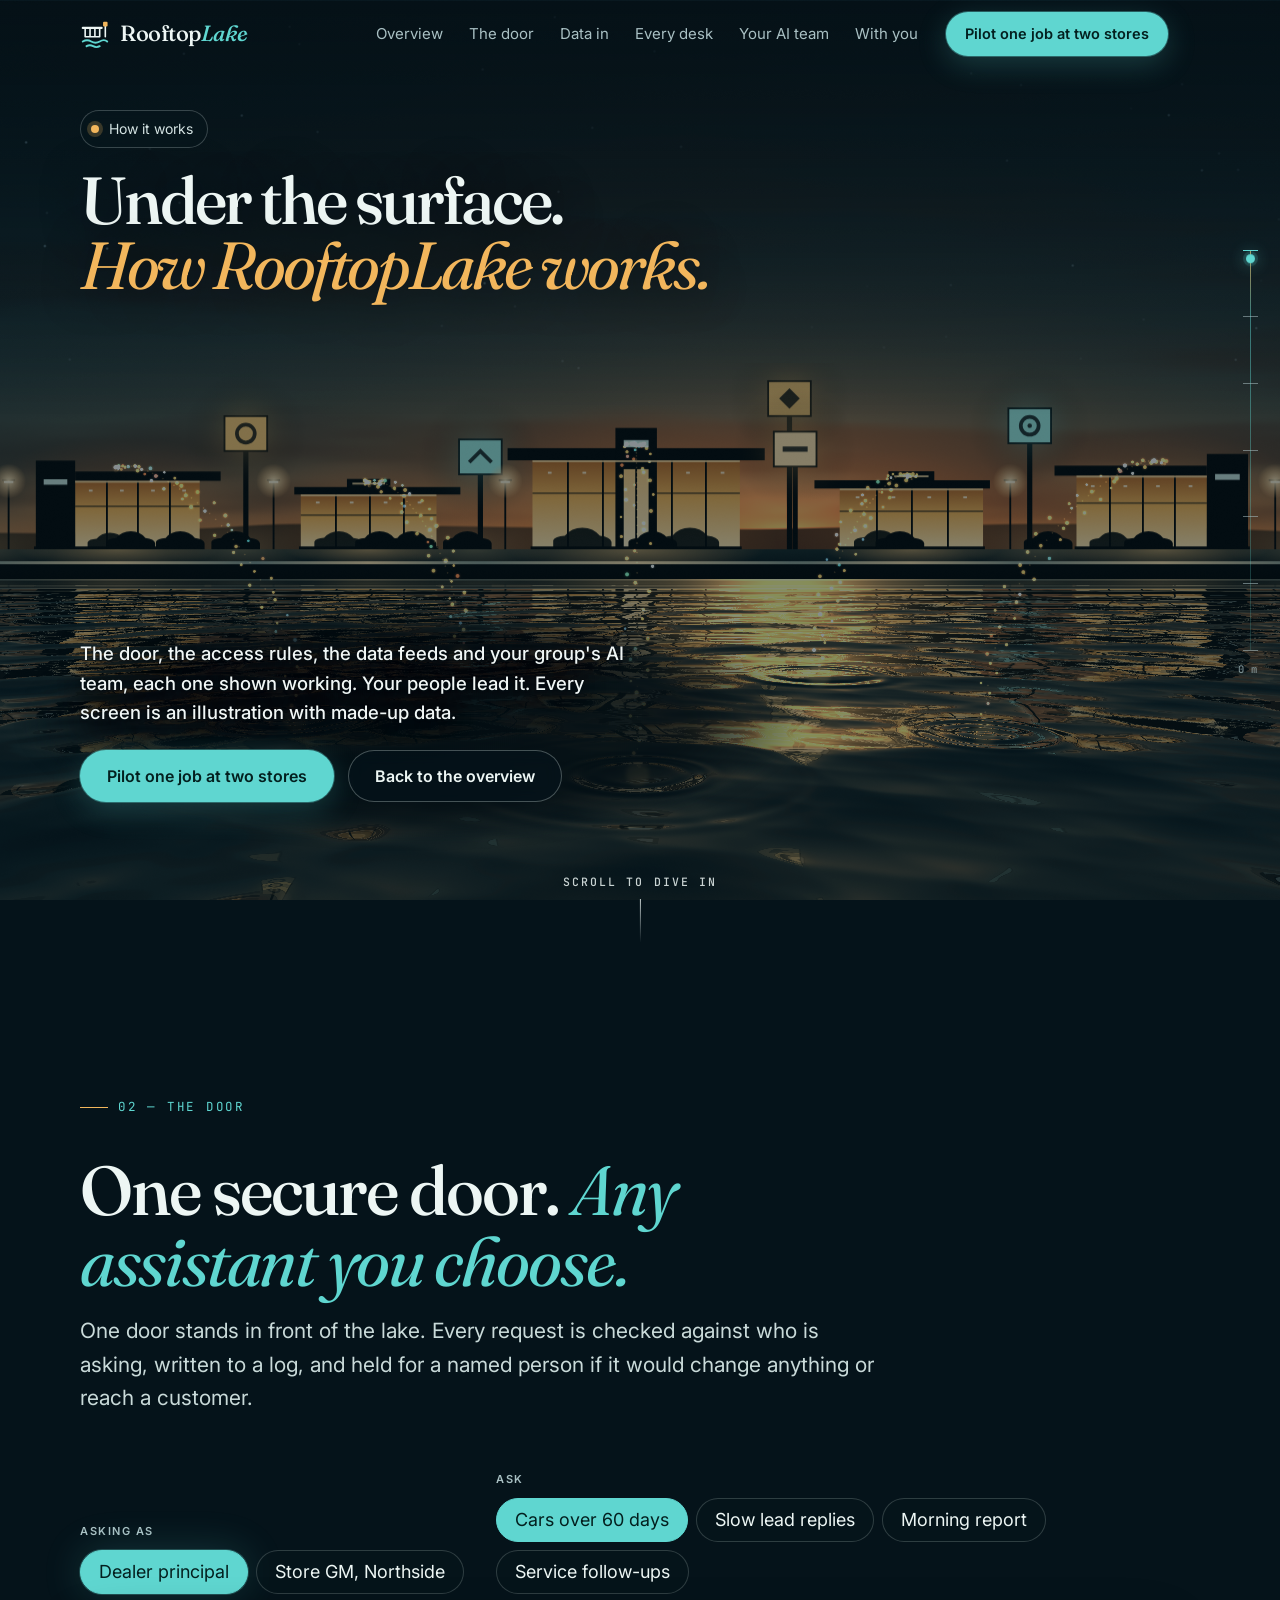
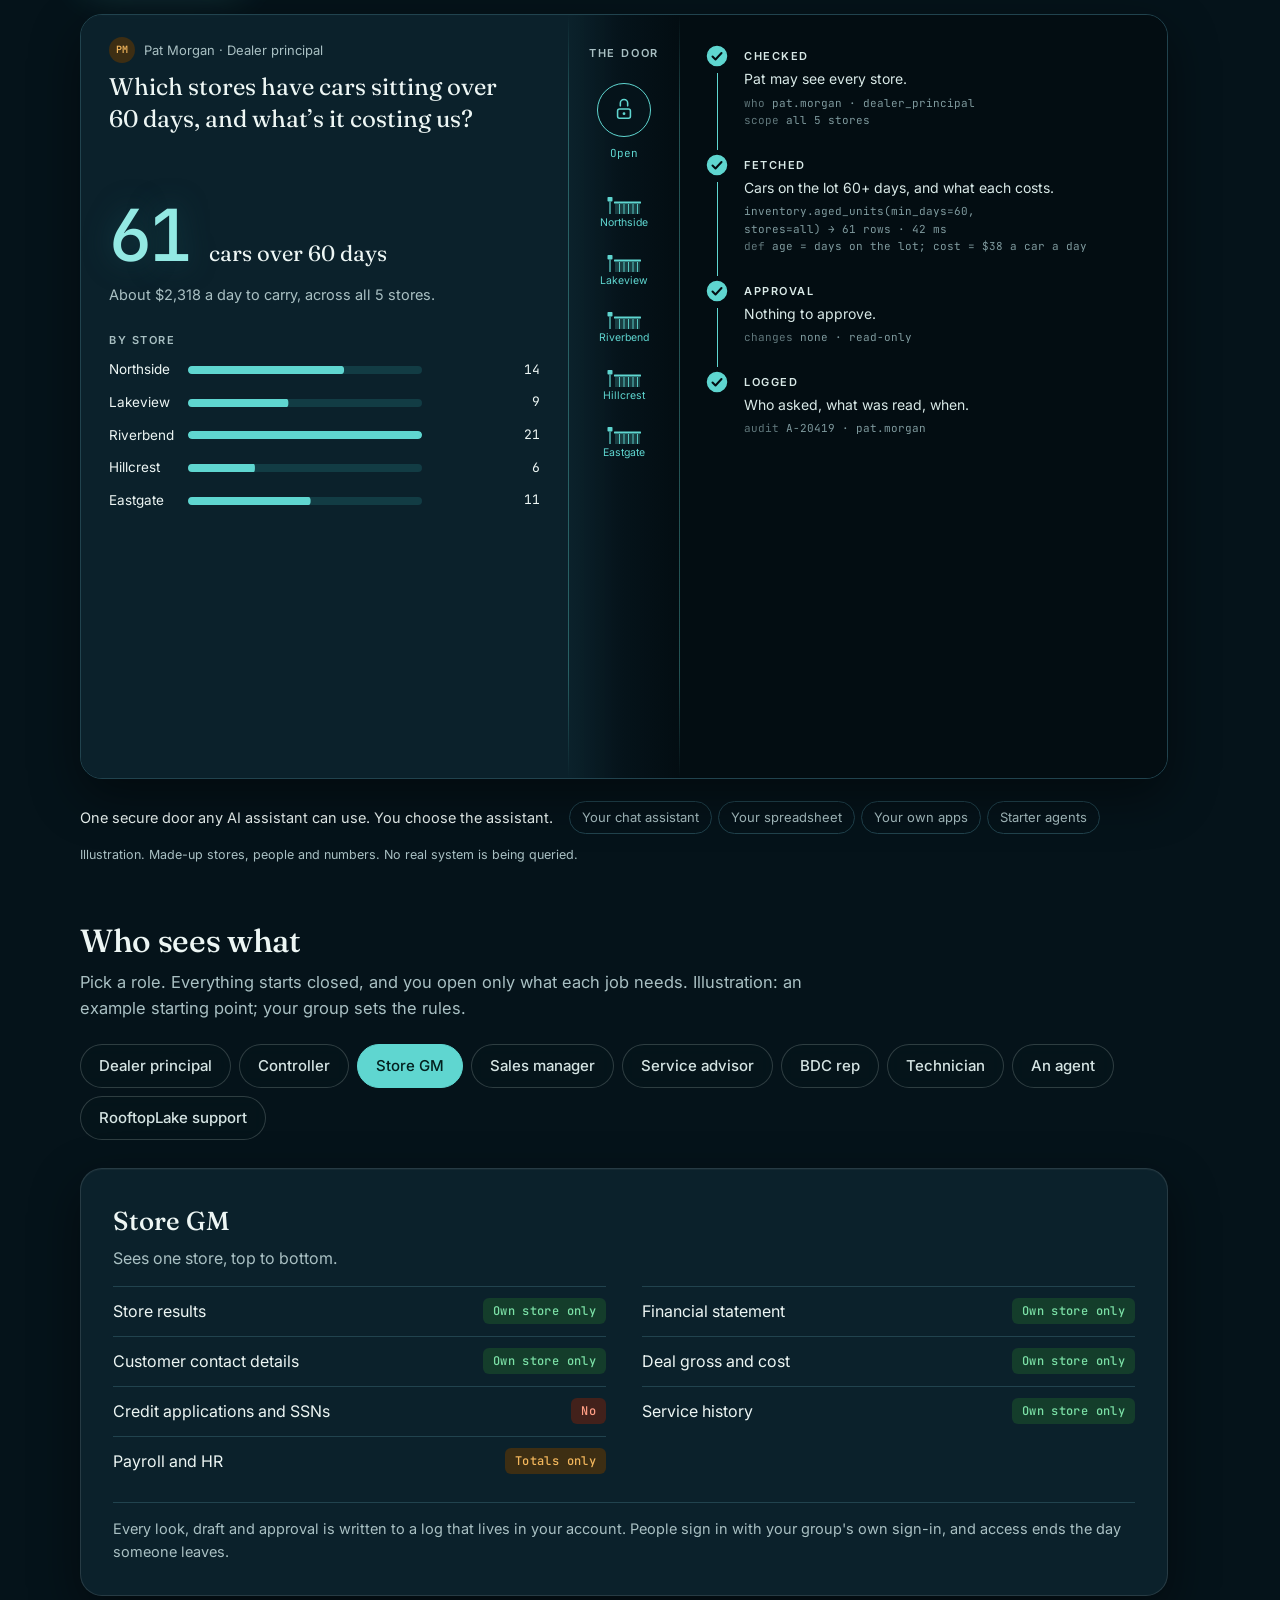
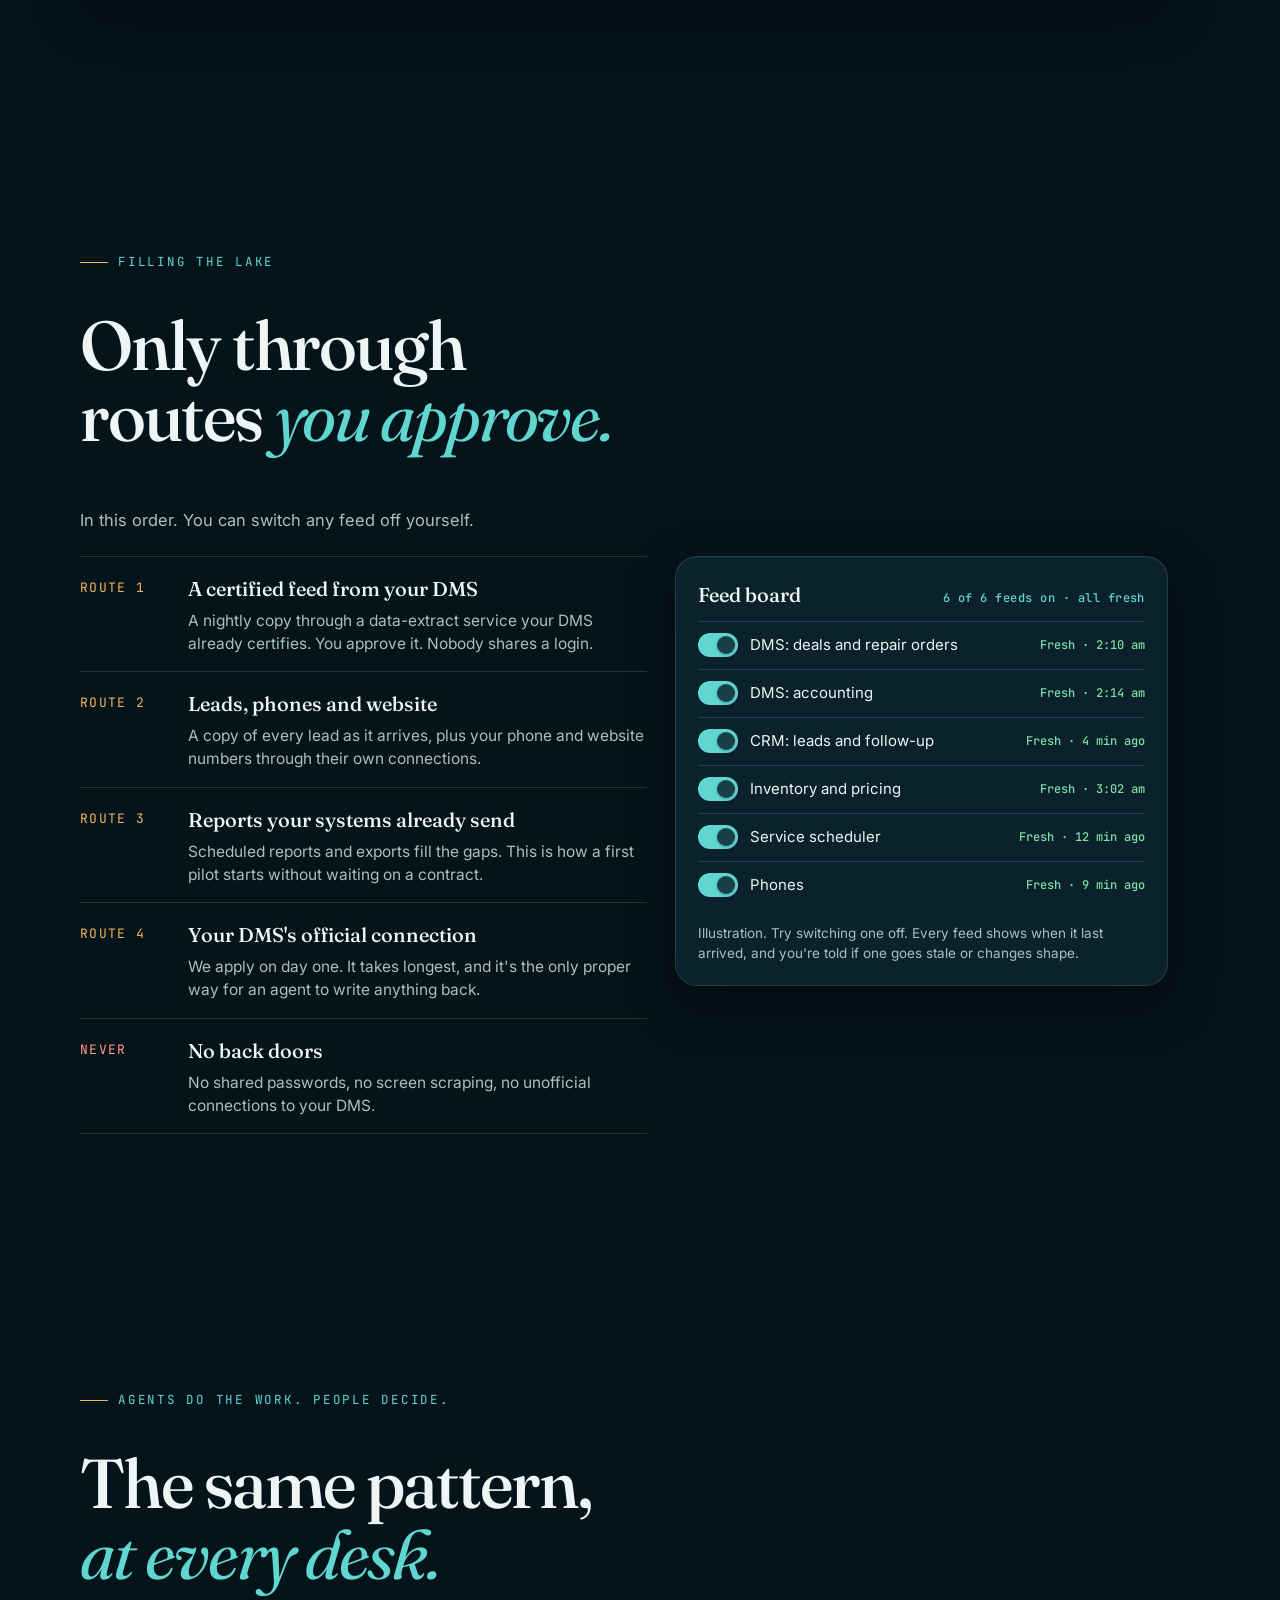
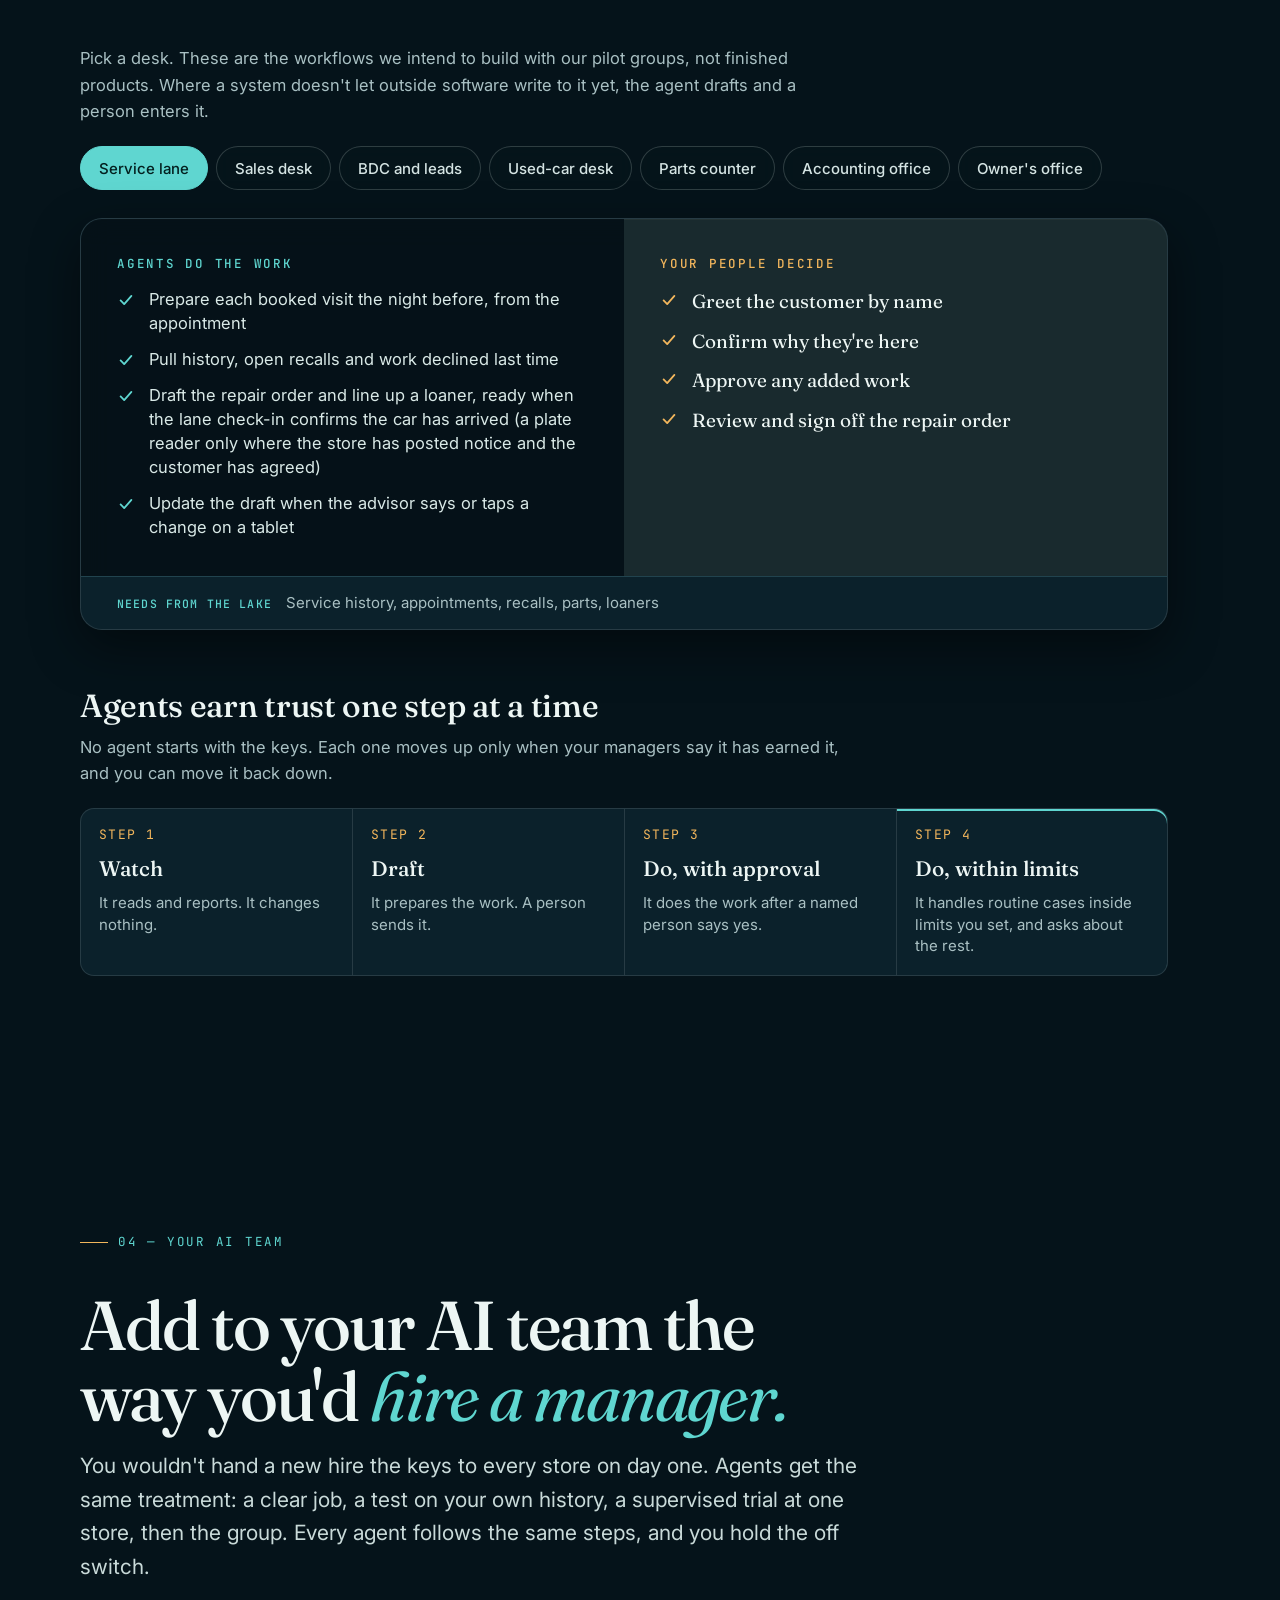
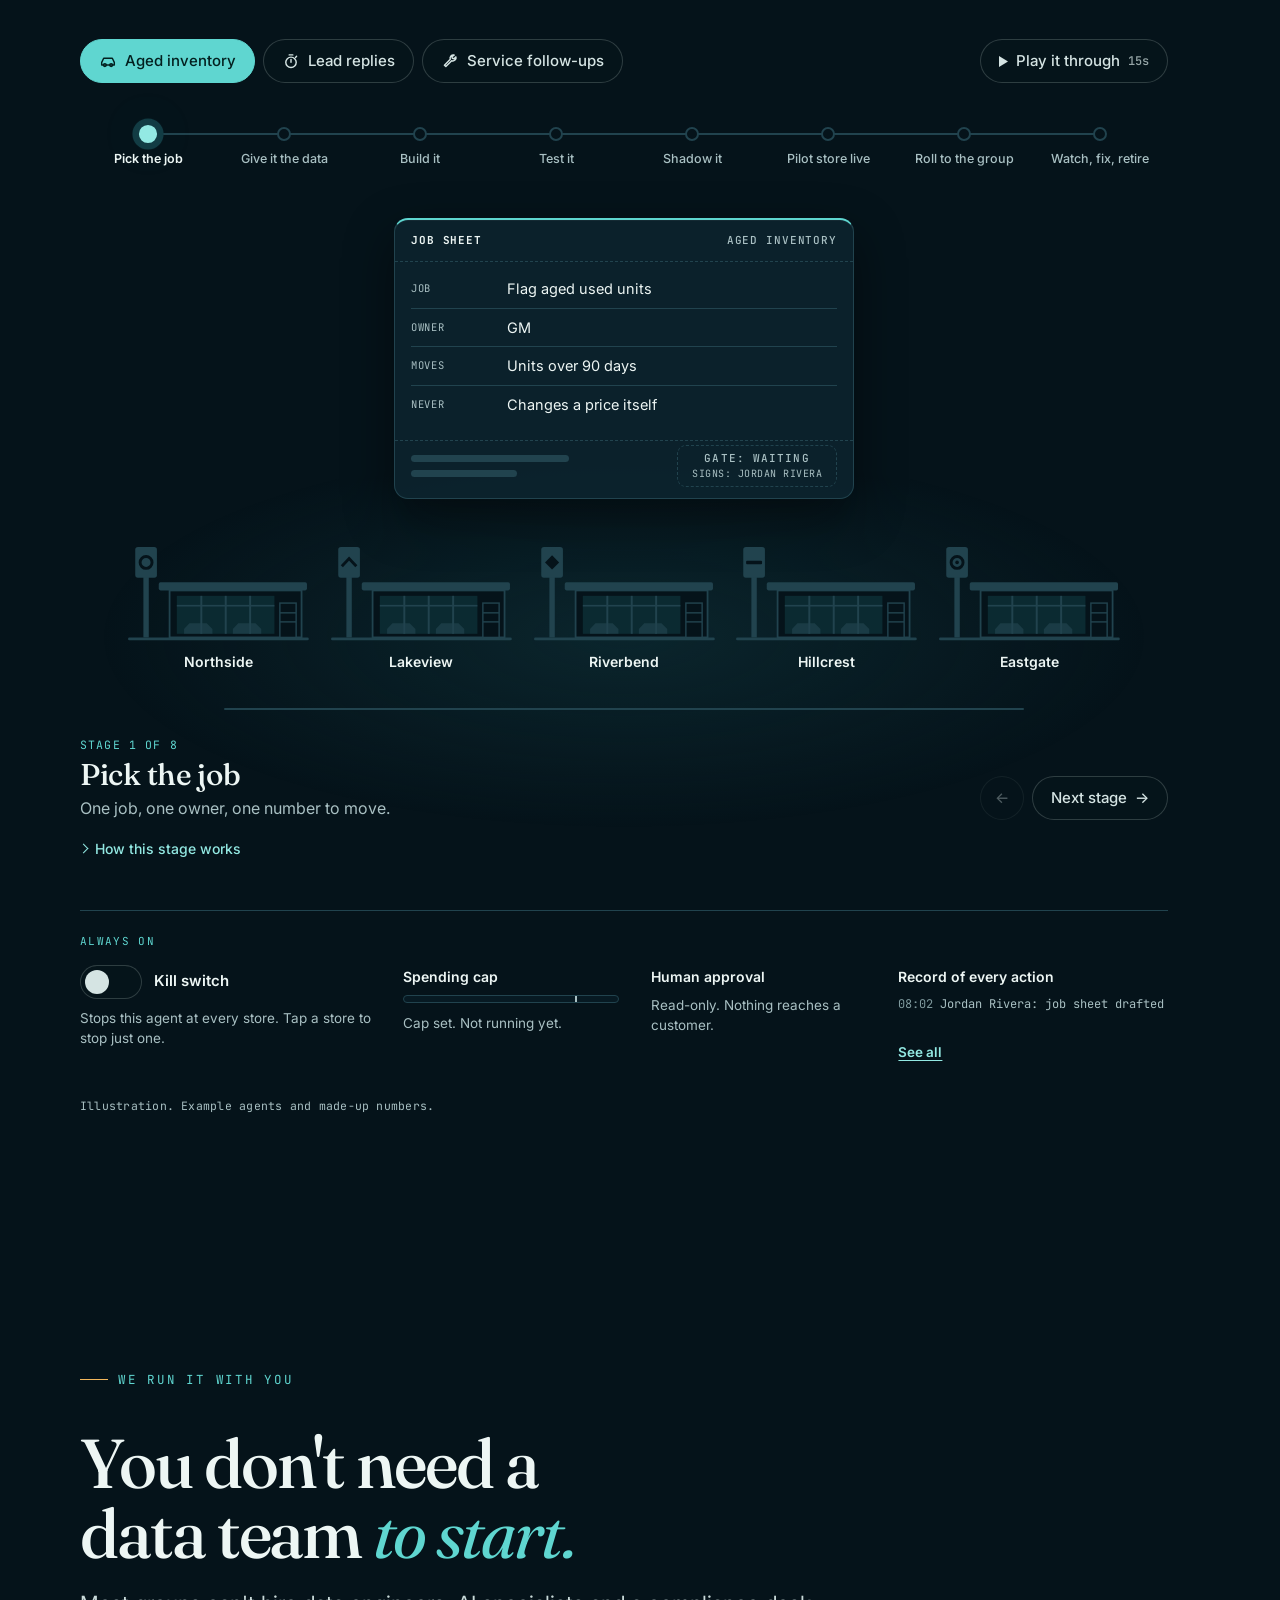
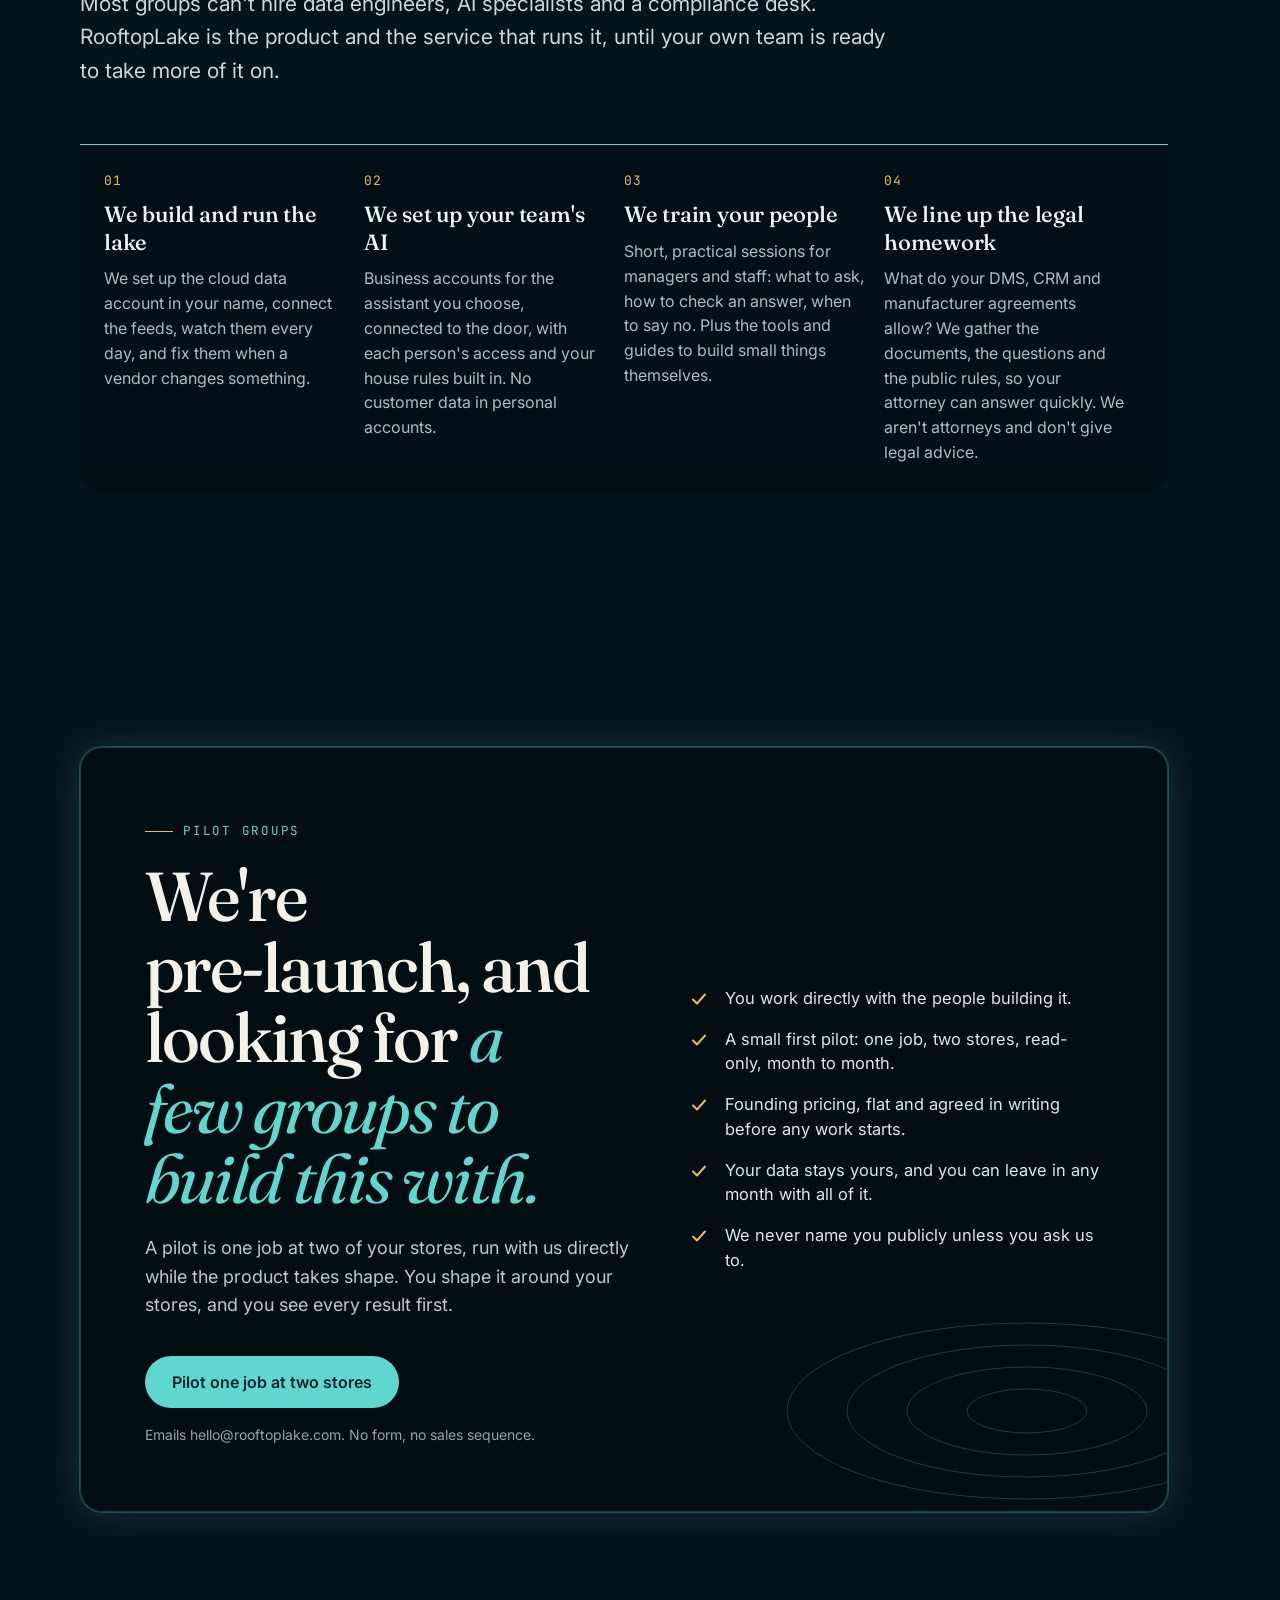
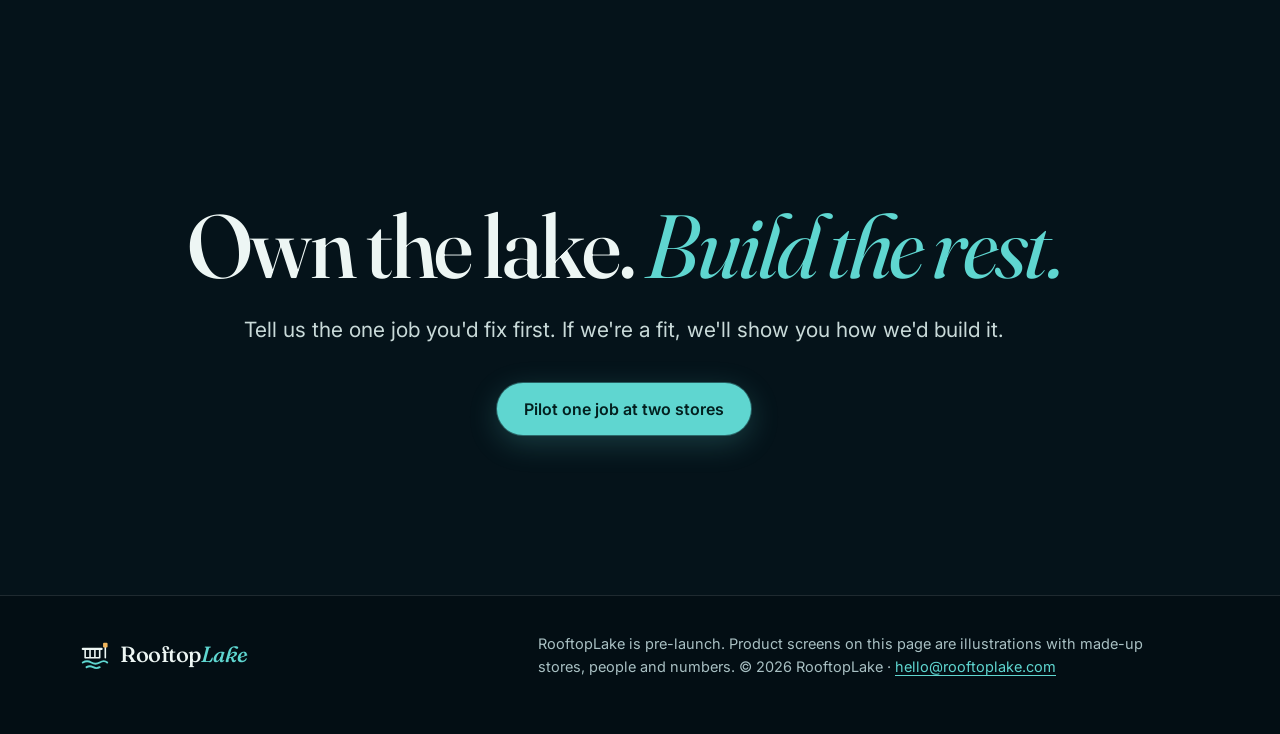
<file: how-it-works.html>
<!doctype html>
<html lang="en">
<head>
<meta charset="utf-8">
<meta name="viewport" content="width=device-width, initial-scale=1">
<title>How RooftopLake works — the door, the data and your group's AI team</title>
<meta name="description" content="How RooftopLake works: one secure door to your data, who sees what, how data gets in, and the lifecycle every agent passes before it runs across your stores.">
<link rel="canonical" href="https://rooftoplake.com/how-it-works.html">
<meta name="theme-color" content="#05131A">
<meta name="color-scheme" content="dark">
<meta property="og:type" content="website">
<meta property="og:url" content="https://rooftoplake.com/how-it-works.html">
<meta property="og:title" content="RooftopLake — agents do the work. Your people decide.">
<meta property="og:description" content="One lake you own. One secure door. Starter agents from the first weeks of a pilot. Your group's AI team to build the rest. For dealer groups.">
<meta property="og:image" content="https://rooftoplake.com/og.png">
<meta name="twitter:card" content="summary_large_image">
<link rel="icon" href="favicon.ico" sizes="32x32">
<link rel="icon" href="favicon.svg" type="image/svg+xml">
<link rel="apple-touch-icon" href="apple-touch-icon.png">
<link rel="preconnect" href="https://fonts.googleapis.com">
<link rel="preconnect" href="https://fonts.gstatic.com" crossorigin>
<link href="https://fonts.googleapis.com/css2?family=Fraunces:ital,opsz,wght@0,9..144,400..600;1,9..144,400..500&family=Inter:wght@400;500;600&family=JetBrains+Mono:wght@400;500&display=swap" rel="stylesheet">
<link rel="stylesheet" href="css/tokens.css?v=1794560400">
<link rel="stylesheet" href="css/scene.css?v=1794560400">
<link rel="stylesheet" href="css/site.css?v=1794560400">
<link rel="stylesheet" href="css/lane.css?v=1794560400">
<link rel="stylesheet" href="css/explainer.css?v=1794560400">
<link rel="stylesheet" href="css/demo.css?v=1794560400">
<link rel="stylesheet" href="css/lifecycle.css?v=1794560400">
<link rel="stylesheet" href="css/v2.css">
<script>document.documentElement.classList.add('js')</script>
<script type="application/ld+json">{"@context":"https://schema.org","@type":"Organization","name":"RooftopLake","url":"https://rooftoplake.com/","email":"hello@rooftoplake.com","description":"A dealer-owned data lake, a secure door for AI assistants, and an AI team your people lead, for dealer groups."}</script>
</head>
<body>
<a class="skip" href="#main">Skip to content</a>
<div id="lake-scene" aria-hidden="true"></div>

<svg width="0" height="0" style="position:absolute" aria-hidden="true">
  <symbol id="i-check" viewBox="0 0 20 20"><path d="M4 10.5l4 4 8-9" fill="none" stroke="currentColor" stroke-width="2" stroke-linecap="round" stroke-linejoin="round"/></symbol>
  <symbol id="i-x" viewBox="0 0 20 20"><path d="M5 5l10 10M15 5L5 15" fill="none" stroke="currentColor" stroke-width="2" stroke-linecap="round"/></symbol>
  <symbol id="i-arrow" viewBox="0 0 16 16"><path d="M3 8h10M9 4l4 4-4 4" fill="none" stroke="currentColor" stroke-width="1.8" stroke-linecap="round" stroke-linejoin="round"/></symbol>
  <symbol id="i-mark" viewBox="0 0 32 32"><path d="M3 9.500h20" fill="none" stroke="var(--ink)" stroke-width="2.400" stroke-linecap="round"/><path d="M5.500 9.500V19M21 9.500V19M5.500 19H21M10.700 9.500V19M15.900 9.500V19" fill="none" stroke="var(--ink)" stroke-width="1.700" stroke-linecap="round"/><path d="M27 4.500V19" fill="none" stroke="var(--ink)" stroke-width="1.700" stroke-linecap="round"/><rect x="24.600" y="3" width="4.800" height="5" rx="1" fill="var(--brass)"/><path d="M3 24c3-1.800 6-1.800 9 0s6 1.800 9 0 6-1.800 8 0M7 29c2.300-1.300 4.700-1.300 7 0s4.700 1.300 7 0" fill="none" stroke="var(--teal)" stroke-width="2" stroke-linecap="round"/></symbol>
</svg>

<header class="nav" id="nav">
  <div class="wrap">
    <a class="mark" href="index.html" aria-label="RooftopLake home"><svg aria-hidden="true"><use href="#i-mark"/></svg><span>Rooftop<b>Lake</b></span></a>
    <nav aria-label="Sections">
      <a href="index.html">Overview</a>
      <a href="#door">The door</a>
      <a href="#data">Data in</a>
      <a href="#desks">Every desk</a>
      <a href="#factory">Your AI team</a>
      <a href="#run">With you</a>
    </nav>
    <a class="btn btn-primary" href="mailto:hello@rooftoplake.com?subject=Pilot%20one%20job%20at%20two%20stores"><span class="lg">Pilot one job at two stores</span><span class="sm">Talk to us</span></a>
  </div>
  <div class="progress" id="progress" aria-hidden="true"></div>
</header>

<main id="main">

<section class="hero hero-sub" id="top" data-depth-label="Surface">
  <div class="wrap">
    <div class="hero-top">
      <div class="badge rv"><i></i>How it works</div>
      <h1 class="rv" style="--i:1">Under the surface. <em>How RooftopLake works.</em></h1>
    </div>
    <div class="hero-bottom">
      <p class="lead rv" style="--i:2">The door, the access rules, the data feeds and your group's AI team, each one shown working. Your people lead it. Every screen is an illustration with made-up data.</p>
      <div class="cta-row rv" style="--i:3"><a class="btn btn-primary" href="mailto:hello@rooftoplake.com?subject=Pilot%20one%20job%20at%20two%20stores">Pilot one job at two stores</a><a class="btn btn-ghost" href="index.html">Back to the overview</a></div>
    </div>
  </div>
  <a class="dive" href="#door" aria-label="Scroll down to dive in"><span>Scroll to dive in</span><i aria-hidden="true"></i></a>
</section>

<section id="door" data-depth-label="The door">
  <div class="wrap">
    <div class="sec-head">
      <span class="eyebrow rv">02 — The door</span>
      <h2 class="rv">One secure door. <em>Any assistant you choose.</em></h2>
      <p class="lead rv">One door stands in front of the lake. Every request is checked against who is asking, written to a log, and held for a named person if it would change anything or reach a customer.</p>
    </div>
    <div class="rv" id="agent-demo"><noscript>An interactive demo shows an assistant answering questions across five example stores through one secure door.</noscript></div>
    <div class="access rv" id="access">
      <div class="desks-head"><h3>Who sees what</h3><p>Pick a role. Everything starts closed, and you open only what each job needs. Illustration: an example starting point; your group sets the rules.</p></div>
      <div class="chips" role="group" aria-label="Pick a role" id="roleChips"></div>
      <div class="access-card">
        <div class="access-who"><b id="roleName"></b><span id="roleNote"></span></div>
        <ul id="accessList" aria-live="polite"></ul>
        <p class="access-foot">Every look, draft and approval is written to a log that lives in your account. People sign in with your group's own sign-in, and access ends the day someone leaves.</p>
      </div>
    </div>

  </div>
</section>

<section id="data" data-depth-label="Data in">
  <div class="wrap">
    <div class="sec-head"><span class="eyebrow rv">Filling the lake</span><h2 class="rv">Only through routes <em>you approve.</em></h2></div>
<div class="datain rv" id="data-in">
      <div class="desks-head"><p>In this order. You can switch any feed off yourself.</p></div>
      <div class="datain-grid">
        <ol class="routes">
          <li><span class="num">ROUTE 1</span><b>A certified feed from your DMS</b><span>A nightly copy through a data-extract service your DMS already certifies. You approve it. Nobody shares a login.</span></li>
          <li><span class="num">ROUTE 2</span><b>Leads, phones and website</b><span>A copy of every lead as it arrives, plus your phone and website numbers through their own connections.</span></li>
          <li><span class="num">ROUTE 3</span><b>Reports your systems already send</b><span>Scheduled reports and exports fill the gaps. This is how a first pilot starts without waiting on a contract.</span></li>
          <li><span class="num">ROUTE 4</span><b>Your DMS's official connection</b><span>We apply on day one. It takes longest, and it's the only proper way for an agent to write anything back.</span></li>
          <li class="never"><span class="num">NEVER</span><b>No back doors</b><span>No shared passwords, no screen scraping, no unofficial connections to your DMS.</span></li>
        </ol>
        <div class="feeds" aria-label="Example feed board">
          <div class="feeds-top"><b>Feed board</b><span id="feedSummary" aria-live="polite">6 of 6 feeds on · all fresh</span></div>
          <ul id="feedList">
            <li><label><input type="checkbox" checked><span class="sw" aria-hidden="true"></span><span class="fn">DMS: deals and repair orders</span></label><span class="fs">Fresh · 2:10 am</span></li>
            <li><label><input type="checkbox" checked><span class="sw" aria-hidden="true"></span><span class="fn">DMS: accounting</span></label><span class="fs">Fresh · 2:14 am</span></li>
            <li><label><input type="checkbox" checked><span class="sw" aria-hidden="true"></span><span class="fn">CRM: leads and follow-up</span></label><span class="fs">Fresh · 4 min ago</span></li>
            <li><label><input type="checkbox" checked><span class="sw" aria-hidden="true"></span><span class="fn">Inventory and pricing</span></label><span class="fs">Fresh · 3:02 am</span></li>
            <li><label><input type="checkbox" checked><span class="sw" aria-hidden="true"></span><span class="fn">Service scheduler</span></label><span class="fs">Fresh · 12 min ago</span></li>
            <li><label><input type="checkbox" checked><span class="sw" aria-hidden="true"></span><span class="fn">Phones</span></label><span class="fs">Fresh · 9 min ago</span></li>
          </ul>
          <p class="feeds-note">Illustration. Try switching one off. Every feed shows when it last arrived, and you're told if one goes stale or changes shape.</p>
        </div>
      </div>
    </div>
      </div>
</section>

<section id="desks" data-depth-label="Every desk">
  <div class="wrap">
    <div class="sec-head"><span class="eyebrow rv">Agents do the work. People decide.</span><h2 class="rv">The same pattern, <em>at every desk.</em></h2></div>
<div class="desks rv">
      <div class="desks-head"><p>Pick a desk. These are the workflows we intend to build with our pilot groups, not finished products. Where a system doesn't let outside software write to it yet, the agent drafts and a person enters it.</p></div>
      <div class="chips" role="tablist" aria-label="Desks in the store" id="deskTabs"><button class="chip" type="button" role="tab" id="dk-t-lane" aria-controls="dk-p-lane" aria-selected="true" tabindex="0">Service lane</button><button class="chip" type="button" role="tab" id="dk-t-sales" aria-controls="dk-p-sales" aria-selected="false" tabindex="-1">Sales desk</button><button class="chip" type="button" role="tab" id="dk-t-bdc" aria-controls="dk-p-bdc" aria-selected="false" tabindex="-1">BDC and leads</button><button class="chip" type="button" role="tab" id="dk-t-used" aria-controls="dk-p-used" aria-selected="false" tabindex="-1">Used-car desk</button><button class="chip" type="button" role="tab" id="dk-t-parts" aria-controls="dk-p-parts" aria-selected="false" tabindex="-1">Parts counter</button><button class="chip" type="button" role="tab" id="dk-t-office" aria-controls="dk-p-office" aria-selected="false" tabindex="-1">Accounting office</button><button class="chip" type="button" role="tab" id="dk-t-group" aria-controls="dk-p-group" aria-selected="false" tabindex="-1">Owner's office</button></div>
      <div class="desk-panel" role="tabpanel" id="dk-p-lane" aria-labelledby="dk-t-lane" tabindex="0">
        <div class="desk-col agent"><h4>Agents do the work</h4><ul><li><svg aria-hidden="true"><use href="#i-check"/></svg><span>Prepare each booked visit the night before, from the appointment</span></li><li><svg aria-hidden="true"><use href="#i-check"/></svg><span>Pull history, open recalls and work declined last time</span></li><li><svg aria-hidden="true"><use href="#i-check"/></svg><span>Draft the repair order and line up a loaner, ready when the lane check-in confirms the car has arrived (a plate reader only where the store has posted notice and the customer has agreed)</span></li><li><svg aria-hidden="true"><use href="#i-check"/></svg><span>Update the draft when the advisor says or taps a change on a tablet</span></li></ul></div>
        <div class="desk-col human"><h4>Your people decide</h4><ul><li><svg aria-hidden="true"><use href="#i-check"/></svg><span>Greet the customer by name</span></li><li><svg aria-hidden="true"><use href="#i-check"/></svg><span>Confirm why they're here</span></li><li><svg aria-hidden="true"><use href="#i-check"/></svg><span>Approve any added work</span></li><li><svg aria-hidden="true"><use href="#i-check"/></svg><span>Review and sign off the repair order</span></li></ul></div>
        <p class="desk-needs"><span>Needs from the lake</span>Service history, appointments, recalls, parts, loaners</p>
      </div><div class="desk-panel" role="tabpanel" id="dk-p-sales" aria-labelledby="dk-t-sales" tabindex="0" hidden>
        <div class="desk-col agent"><h4>Agents do the work</h4><ul><li><svg aria-hidden="true"><use href="#i-check"/></svg><span>Build the deal jacket: trade value, payoff, incentives that apply</span></li><li><svg aria-hidden="true"><use href="#i-check"/></svg><span>Carry over what the customer already told you online</span></li><li><svg aria-hidden="true"><use href="#i-check"/></svg><span>Check every document is present and matches</span></li><li><svg aria-hidden="true"><use href="#i-check"/></svg><span>Prepare the handover to finance</span></li></ul></div>
        <div class="desk-col human"><h4>Your people decide</h4><ul><li><svg aria-hidden="true"><use href="#i-check"/></svg><span>Structure the deal</span></li><li><svg aria-hidden="true"><use href="#i-check"/></svg><span>Negotiate with the customer</span></li><li><svg aria-hidden="true"><use href="#i-check"/></svg><span>Say yes or no</span></li><li><svg aria-hidden="true"><use href="#i-check"/></svg><span>Deliver the car</span></li></ul></div>
        <p class="desk-needs"><span>Needs from the lake</span>Inventory, CRM, desking, lender and incentive data</p>
      </div><div class="desk-panel" role="tabpanel" id="dk-p-bdc" aria-labelledby="dk-t-bdc" tabindex="0" hidden>
        <div class="desk-col agent"><h4>Agents do the work</h4><ul><li><svg aria-hidden="true"><use href="#i-check"/></svg><span>Read every lead the minute it arrives</span></li><li><svg aria-hidden="true"><use href="#i-check"/></svg><span>Match it to the customer and household you already know</span></li><li><svg aria-hidden="true"><use href="#i-check"/></svg><span>Check the customer's consent, then draft the first reply and offer times</span></li><li><svg aria-hidden="true"><use href="#i-check"/></svg><span>Flag the leads that need a person now</span></li></ul></div>
        <div class="desk-col human"><h4>Your people decide</h4><ul><li><svg aria-hidden="true"><use href="#i-check"/></svg><span>Approve what goes out, with one tap</span></li><li><svg aria-hidden="true"><use href="#i-check"/></svg><span>Make the calls that matter</span></li><li><svg aria-hidden="true"><use href="#i-check"/></svg><span>Set the tone and the rules</span></li><li><svg aria-hidden="true"><use href="#i-check"/></svg><span>Coach the team on what the audit shows</span></li></ul></div>
        <p class="desk-needs"><span>Needs from the lake</span>CRM, website, phone, service history</p>
      </div><div class="desk-panel" role="tabpanel" id="dk-p-used" aria-labelledby="dk-t-used" tabindex="0" hidden>
        <div class="desk-col agent"><h4>Agents do the work</h4><ul><li><svg aria-hidden="true"><use href="#i-check"/></svg><span>Watch age, market and recon status across every store</span></li><li><svg aria-hidden="true"><use href="#i-check"/></svg><span>Propose price moves and store-to-store transfers</span></li><li><svg aria-hidden="true"><use href="#i-check"/></svg><span>Chase the recon step that is holding a car up</span></li><li><svg aria-hidden="true"><use href="#i-check"/></svg><span>Line up appraisal facts before the customer arrives</span></li></ul></div>
        <div class="desk-col human"><h4>Your people decide</h4><ul><li><svg aria-hidden="true"><use href="#i-check"/></svg><span>Decide the price</span></li><li><svg aria-hidden="true"><use href="#i-check"/></svg><span>Decide what to buy and what to wholesale</span></li><li><svg aria-hidden="true"><use href="#i-check"/></svg><span>Approve transfers</span></li><li><svg aria-hidden="true"><use href="#i-check"/></svg><span>Walk the lot</span></li></ul></div>
        <p class="desk-needs"><span>Needs from the lake</span>Inventory, recon, market data, floorplan</p>
      </div><div class="desk-panel" role="tabpanel" id="dk-p-parts" aria-labelledby="dk-t-parts" tabindex="0" hidden>
        <div class="desk-col agent"><h4>Agents do the work</h4><ul><li><svg aria-hidden="true"><use href="#i-check"/></svg><span>Match parts to tomorrow's appointments</span></li><li><svg aria-hidden="true"><use href="#i-check"/></svg><span>Flag what is out of stock before the car is on the lift</span></li><li><svg aria-hidden="true"><use href="#i-check"/></svg><span>Draft the stock order and track special orders</span></li><li><svg aria-hidden="true"><use href="#i-check"/></svg><span>Follow up on returns and cores</span></li></ul></div>
        <div class="desk-col human"><h4>Your people decide</h4><ul><li><svg aria-hidden="true"><use href="#i-check"/></svg><span>Approve the order</span></li><li><svg aria-hidden="true"><use href="#i-check"/></svg><span>Handle the customer and the technicians</span></li><li><svg aria-hidden="true"><use href="#i-check"/></svg><span>Decide stocking levels</span></li><li><svg aria-hidden="true"><use href="#i-check"/></svg><span>Deal with the exceptions</span></li></ul></div>
        <p class="desk-needs"><span>Needs from the lake</span>Parts inventory, appointments, repair orders</p>
      </div><div class="desk-panel" role="tabpanel" id="dk-p-office" aria-labelledby="dk-t-office" tabindex="0" hidden>
        <div class="desk-col agent"><h4>Agents do the work</h4><ul><li><svg aria-hidden="true"><use href="#i-check"/></svg><span>Reconcile schedules every day, not at month end</span></li><li><svg aria-hidden="true"><use href="#i-check"/></svg><span>Chase missing and mismatched deal documents</span></li><li><svg aria-hidden="true"><use href="#i-check"/></svg><span>Prepare warranty claims and check them first</span></li><li><svg aria-hidden="true"><use href="#i-check"/></svg><span>Draft month-end entries with the back-up attached</span></li></ul></div>
        <div class="desk-col human"><h4>Your people decide</h4><ul><li><svg aria-hidden="true"><use href="#i-check"/></svg><span>Review the exceptions</span></li><li><svg aria-hidden="true"><use href="#i-check"/></svg><span>Approve entries and claims</span></li><li><svg aria-hidden="true"><use href="#i-check"/></svg><span>Sign the statement</span></li><li><svg aria-hidden="true"><use href="#i-check"/></svg><span>Advise the owner</span></li></ul></div>
        <p class="desk-needs"><span>Needs from the lake</span>Accounting, DMS, deal jackets, claims</p>
      </div><div class="desk-panel" role="tabpanel" id="dk-p-group" aria-labelledby="dk-t-group" tabindex="0" hidden>
        <div class="desk-col agent"><h4>Agents do the work</h4><ul><li><svg aria-hidden="true"><use href="#i-check"/></svg><span>Write the morning brief for the whole group</span></li><li><svg aria-hidden="true"><use href="#i-check"/></svg><span>Compare stores on the same definitions</span></li><li><svg aria-hidden="true"><use href="#i-check"/></svg><span>Spot the outlier before it becomes a problem</span></li><li><svg aria-hidden="true"><use href="#i-check"/></svg><span>Bring a new store into the same picture</span></li></ul></div>
        <div class="desk-col human"><h4>Your people decide</h4><ul><li><svg aria-hidden="true"><use href="#i-check"/></svg><span>Decide where to spend attention</span></li><li><svg aria-hidden="true"><use href="#i-check"/></svg><span>Set the targets and the rules</span></li><li><svg aria-hidden="true"><use href="#i-check"/></svg><span>Hold managers to one set of numbers</span></li><li><svg aria-hidden="true"><use href="#i-check"/></svg><span>Choose what your AI team builds next</span></li></ul></div>
        <p class="desk-needs"><span>Needs from the lake</span>Everything in the lake</p>
      </div>
    </div>
    <div class="ladder rv">
      <div class="ladder-head"><h3>Agents earn trust one step at a time</h3><p>No agent starts with the keys. Each one moves up only when your managers say it has earned it, and you can move it back down.</p></div>
      <ol>
        <li><span class="num">STEP 1</span><b>Watch</b><span>It reads and reports. It changes nothing.</span></li>
        <li><span class="num">STEP 2</span><b>Draft</b><span>It prepares the work. A person sends it.</span></li>
        <li><span class="num">STEP 3</span><b>Do, with approval</b><span>It does the work after a named person says yes.</span></li>
        <li><span class="num">STEP 4</span><b>Do, within limits</b><span>It handles routine cases inside limits you set, and asks about the rest.</span></li>
      </ol>
    </div>
  
  </div>
</section>

<section id="factory" data-depth-label="Your AI team">
  <div class="wrap">
    <div class="sec-head">
      <span class="eyebrow rv">04 — Your AI team</span>
      <h2 class="rv">Add to your AI team the way you'd <em>hire a manager.</em></h2>
      <p class="lead rv">You wouldn't hand a new hire the keys to every store on day one. Agents get the same treatment: a clear job, a test on your own history, a supervised trial at one store, then the group. Every agent follows the same steps, and you hold the off switch.</p>
    </div>
    <div class="rv" id="factory-lifecycle"><noscript>The agent lifecycle has eight stages: pick the job, give it the data, build it, test it, shadow it, pilot store live, roll to the group, and watch, fix, retire.</noscript></div>
  </div>
</section>

<section id="run" data-depth-label="With you">
  <div class="wrap">
    <div class="sec-head">
      <span class="eyebrow rv">We run it with you</span>
      <h2 class="rv">You don't need a data team <em>to start.</em></h2>
      <p class="lead rv">Most groups can't hire data engineers, AI specialists and a compliance desk. RooftopLake is the product and the service that runs it, until your own team is ready to take more of it on.</p>
    </div>
    <div class="runs">
      <article class="run rv"><span class="num">01</span><h3>We build and run the lake</h3><p>We set up the cloud data account in your name, connect the feeds, watch them every day, and fix them when a vendor changes something.</p></article>
      <article class="run rv" style="--i:1"><span class="num">02</span><h3>We set up your team's AI</h3><p>Business accounts for the assistant you choose, connected to the door, with each person's access and your house rules built in. No customer data in personal accounts.</p></article>
      <article class="run rv" style="--i:2"><span class="num">03</span><h3>We train your people</h3><p>Short, practical sessions for managers and staff: what to ask, how to check an answer, when to say no. Plus the tools and guides to build small things themselves.</p></article>
      <article class="run rv" style="--i:3"><span class="num">04</span><h3>We line up the legal homework</h3><p>What do your DMS, CRM and manufacturer agreements allow? We gather the documents, the questions and the public rules, so your attorney can answer quickly. We aren't attorneys and don't give legal advice.</p></article>
    </div>
  </div>
</section>

<section id="partners" data-depth-label="Start">
  <div class="wrap">
    <div class="partner rv">
      <div>
        <span class="eyebrow">Pilot groups</span>
        <h2>We're pre&#8209;launch, and looking for <em>a few groups to build this with.</em></h2>
        <p style="margin-top:20px">A pilot is one job at two of your stores, run with us directly while the product takes shape. You shape it around your stores, and you see every result first.</p>
        <div class="cta-row"><a class="btn btn-primary" href="mailto:hello@rooftoplake.com?subject=Pilot%20one%20job%20at%20two%20stores">Pilot one job at two stores</a></div>
        <p class="fine">Emails hello@rooftoplake.com. No form, no sales sequence.</p>
      </div>
      <ul>
        <li><svg aria-hidden="true"><use href="#i-check"/></svg>You work directly with the people building it.</li>
        <li><svg aria-hidden="true"><use href="#i-check"/></svg>A small first pilot: one job, two stores, read-only, month to month.</li>
        <li><svg aria-hidden="true"><use href="#i-check"/></svg>Founding pricing, flat and agreed in writing before any work starts.</li>
        <li><svg aria-hidden="true"><use href="#i-check"/></svg>Your data stays yours, and you can leave in any month with all of it.</li>
        <li><svg aria-hidden="true"><use href="#i-check"/></svg>We never name you publicly unless you ask us to.</li>
      </ul>
      <svg class="rings" viewBox="0 0 520 520" fill="none" stroke="#5CC4C4" aria-hidden="true"><ellipse cx="260" cy="260" rx="60" ry="22"/><ellipse cx="260" cy="260" rx="120" ry="44"/><ellipse cx="260" cy="260" rx="180" ry="66"/><ellipse cx="260" cy="260" rx="240" ry="88"/></svg>
    </div>
  </div>
</section>

<section class="final">
  <div class="wrap">
    <h2 class="rv">Own the lake. <em>Build the rest.</em></h2>
    <p class="lead rv">Tell us the one job you'd fix first. If we're a fit, we'll show you how we'd build it.</p>
    <div class="cta-row rv"><a class="btn btn-primary" href="mailto:hello@rooftoplake.com?subject=Pilot%20one%20job%20at%20two%20stores">Pilot one job at two stores</a></div>
  </div>
</section>

</main>

<footer>
  <div class="wrap">
    <a class="mark" href="index.html" aria-label="RooftopLake home"><svg aria-hidden="true"><use href="#i-mark"/></svg><span>Rooftop<b>Lake</b></span></a>
    <p>RooftopLake is pre-launch. Product screens on this page are illustrations with made-up stores, people and numbers. © 2026 RooftopLake · <a href="mailto:hello@rooftoplake.com">hello@rooftoplake.com</a></p>
  </div>
</footer>

<script src="js/scene.js?v=1794560400" defer></script>
<script src="js/site.js?v=1794560400" defer></script>
<script src="js/lane.js?v=1794560400" defer></script>
<script src="js/explainer.js?v=1794560400" defer></script>
<script src="js/demo.js?v=1794560400" defer></script>
<script src="js/lifecycle.js?v=1794560400" defer></script>
<script src="js/v2.js" defer></script>
</body>
</html>
</file>
<file: css/tokens.css>
/* RooftopLake design tokens — "Deep Water". One theme: the page is the lake at dusk, and you dive into it.
   Every component uses these variables only. */
:root{
  color-scheme:dark;
  --paper:#05131A; --paper-2:rgba(9,30,39,.72); --card:rgba(13,37,47,.86);
  --ink:#EDF6F4; --ink-2:#A9C0C3; --line:#21434E;
  --teal:#5FD6D0; --teal-2:#93E9E3; --teal-soft:#123C44; --on-teal:#03201F;
  --brass:#F2B65C; --brass-soft:#3D2E13;
  --bad:#FF9D84; --bad-soft:#42211B; --good:#7BE0A6; --good-soft:#143D2B;
  --term-bg:#030D12; --term-ink:#D9E9E7; --term-dim:#7F9A9E; --term-accent:#5FD6D0; --term-brass:#F2B65C;
  --font-display:"Fraunces",Georgia,"Times New Roman",serif;
  --font-body:"Inter",-apple-system,BlinkMacSystemFont,"Segoe UI",sans-serif;
  --font-mono:"JetBrains Mono",ui-monospace,SFMono-Regular,Menlo,monospace;
  --r-sm:8px; --r-md:14px; --r-lg:22px;
  --shadow:0 1px 0 rgba(255,255,255,.04) inset,0 18px 50px rgba(0,0,0,.45);
  --ease:cubic-bezier(.2,.7,.2,1);
  --glow:0 0 0 1px rgba(95,214,208,.25),0 0 40px rgba(95,214,208,.18);
}
</file>
<file: css/scene.css>
/* RooftopLake living lake scene. Class prefix lk-. Pairs with js/scene.js.
   The gradient on #lake-scene is the no-WebGL / no-JS fallback: dusk at the top, a dark bank with a lit kerb, deep water below.
   It tracks --depth (set by scene.js) so the page still "dives" without WebGL. */
#lake-scene{
  position:fixed;inset:0;z-index:0;pointer-events:none;overflow:hidden;contain:strict;
  background-color:#05131A;
  background-image:linear-gradient(180deg,
    #04101A 0%,#082230 5%,#12333D 8%,#5E4129 9.5%,#C8733A 10.1%,#0C1B20 10.14%,#0C1B20 10.3%,#C4E6E0 10.32%,#C4E6E0 10.36%,#03090D 10.38%,#03090D 10.52%,#5A3A22 10.6%,
    #0A2A31 11.6%,#06202A 16.6%,#0A3F47 24%,#083038 36%,#061F28 55%,#05131A 78%,#030B10 100%);
  background-size:100% 600%;
  background-position:0 calc(var(--depth,0)*100%);
  background-repeat:no-repeat;
}
#lake-scene .lk-canvas{position:absolute;left:0;top:0;width:100%;height:100%;display:block;opacity:0;transition:opacity .45s ease}
#lake-scene.lk-on .lk-canvas{opacity:1}

/* Depth gauge: the one interactive piece. */
.lk-gauge{
  position:fixed;right:22px;top:50%;z-index:6;width:16px;height:min(54vh,400px);transform:translateY(-50%);
  font:500 10.5px/1 var(--font-mono,ui-monospace,Menlo,monospace);letter-spacing:.1em;text-transform:uppercase;
}
.lk-gauge::before{content:"";position:absolute;right:7px;top:0;bottom:0;width:1px;
  background:linear-gradient(180deg,rgba(242,182,92,.75),rgba(95,214,208,.5) 16%,rgba(95,214,208,.16))}
.lk-gauge ol{list-style:none;margin:0;padding:0;position:absolute;left:0;right:0;top:0;bottom:0}
.lk-gauge li{position:absolute;right:0;height:0;margin:0;padding:0}
.lk-gauge a{
  position:absolute;right:0;top:-12px;height:24px;display:flex;align-items:center;gap:10px;padding-left:10px;
  color:var(--ink-2,#A9C0C3);text-decoration:none;white-space:nowrap;border-radius:6px;outline:0;
}
.lk-gauge a::after{content:"";flex:none;width:15px;height:1px;background:currentColor;opacity:.55;transition:opacity .25s,width .25s}
.lk-lab{opacity:0;transform:translateX(6px);transition:opacity .25s,transform .25s var(--ease,ease);text-shadow:0 1px 10px rgba(3,13,18,.9)}
.lk-gauge:hover .lk-lab,.lk-gauge:focus-within .lk-lab{opacity:.72;transform:none}
.lk-gauge a.is-current{color:var(--teal,#5FD6D0)}
.lk-gauge a.is-current .lk-lab,.lk-gauge a:hover .lk-lab,.lk-gauge a:focus-visible .lk-lab{opacity:1;transform:none}
.lk-gauge a.is-current::after,.lk-gauge a:hover::after{opacity:1}
.lk-gauge a:hover{color:var(--ink,#EDF6F4)}
.lk-gauge a:focus-visible{color:var(--ink,#EDF6F4);box-shadow:0 0 0 2px var(--teal,#5FD6D0);background:rgba(3,13,18,.7)}
.lk-mark{position:absolute;right:3px;top:-4.5px;width:9px;height:9px;border-radius:50%;background:var(--teal,#5FD6D0);
  box-shadow:0 0 0 3px rgba(95,214,208,.16),0 0 16px rgba(95,214,208,.75);will-change:transform;pointer-events:none}
.lk-read{position:absolute;right:0;top:calc(100% + 14px);color:var(--ink-2,#A9C0C3);opacity:.7;white-space:nowrap;pointer-events:none;
  font-variant-numeric:tabular-nums;letter-spacing:.06em;text-transform:none}
@media (max-width:1099px){.lk-gauge{display:none}}
/* Up to 1400px the right margin is too narrow for a label: the current one shows only while the gauge is hovered or focused. */
@media (max-width:1400px){.lk-gauge:not(:hover):not(:focus-within) a.is-current .lk-lab{opacity:0;transform:translateX(6px)}}
@media (prefers-reduced-motion:reduce){
  #lake-scene .lk-canvas,.lk-lab,.lk-gauge a::after{transition:none}
}
</file>
<file: css/site.css>
/* RooftopLake — page shell. Tokens live in tokens.css. */
*,*::before,*::after{box-sizing:border-box}
html{scroll-behavior:smooth;-webkit-text-size-adjust:100%}
body{margin:0;background:var(--paper);color:var(--ink);font-family:var(--font-body);font-size:18px;line-height:1.6;
  -webkit-font-smoothing:antialiased;text-rendering:optimizeLegibility;overflow-x:hidden}
img,svg{max-width:100%}
a{color:var(--teal);text-underline-offset:3px}
a:hover{color:var(--teal-2)}
:focus-visible{outline:3px solid var(--brass);outline-offset:3px;border-radius:6px}
.skip{position:absolute;left:-999px;top:8px;background:var(--card);color:var(--ink);padding:10px 14px;border-radius:8px;z-index:100}
.skip:focus{left:8px}
.wrap{width:100%;max-width:1168px;margin:0 auto;padding:0 24px}
.narrow{max-width:760px}
main>section{padding:112px 0;position:relative}
@media (max-width:720px){main>section{padding:72px 0}.wrap{padding:0 18px}body{font-size:17px}}

h1,h2,h3{font-family:var(--font-display);font-weight:500;letter-spacing:-.02em;line-height:1.08;margin:0;font-optical-sizing:auto}
h1{font-size:clamp(42px,7.2vw,88px);letter-spacing:-.035em;line-height:1.0}
h2{font-size:clamp(32px,4.6vw,56px)}
h3{font-size:22px;letter-spacing:-.01em;line-height:1.25}
h1 em,h2 em{font-style:italic;color:var(--teal);font-weight:400}
p{margin:0}
.lead{font-size:clamp(18px,2vw,21px);color:var(--ink-2);max-width:62ch}
.eyebrow{font-family:var(--font-mono);font-size:12.5px;letter-spacing:.14em;text-transform:uppercase;color:var(--teal);
  display:inline-flex;align-items:center;gap:10px;margin-bottom:20px}
.eyebrow::before{content:"";width:28px;height:1px;background:var(--brass)}
.sec-head{display:grid;gap:18px;margin-bottom:48px;max-width:820px}
.num{font-family:var(--font-mono);color:var(--brass);font-size:13px;letter-spacing:.1em}

/* Buttons */
.btn{display:inline-flex;align-items:center;justify-content:center;gap:10px;min-height:52px;padding:0 26px;border-radius:999px;
  font:600 16px/1 var(--font-body);text-decoration:none;border:1px solid transparent;cursor:pointer;
  transition:transform .2s var(--ease),background .2s,box-shadow .2s,border-color .2s}
.btn-primary{background:var(--teal);color:var(--on-teal);box-shadow:0 6px 20px color-mix(in srgb,var(--teal) 28%,transparent)}
.btn-primary:hover{background:var(--teal-2);color:var(--on-teal);transform:translateY(-1px)}
.btn-ghost{border-color:var(--line);color:var(--ink);background:color-mix(in srgb,var(--card) 60%,transparent)}
.btn-ghost:hover{border-color:var(--teal);color:var(--teal)}
.btn svg{width:16px;height:16px}

/* Nav */
.nav{position:sticky;top:0;z-index:50;backdrop-filter:saturate(1.4) blur(14px);-webkit-backdrop-filter:saturate(1.4) blur(14px);
  background:color-mix(in srgb,var(--paper) 82%,transparent);border-bottom:1px solid transparent;transition:border-color .3s}
.nav.scrolled{border-bottom-color:var(--line)}
.nav .wrap{display:flex;align-items:center;gap:28px;height:68px}
.mark{display:inline-flex;align-items:center;gap:10px;font-family:var(--font-display);font-size:22px;font-weight:500;letter-spacing:-.02em;
  color:var(--ink);text-decoration:none}
.mark svg{width:30px;height:30px;flex:none}
.mark b{font-weight:500;color:var(--teal);font-style:italic}
.nav nav{display:flex;gap:26px;margin-left:auto}
.nav nav a{font-size:15px;color:var(--ink-2);text-decoration:none;padding:8px 0}
.nav nav a:hover,.nav nav a.on{color:var(--ink)}
.nav .btn{min-height:42px;padding:0 18px;font-size:14.5px}
.nav nav a{white-space:nowrap}
@media (max-width:1080px){.nav nav{display:none}.nav .btn{margin-left:auto}}
@media (max-width:420px){.nav .btn{padding:0 14px;font-size:13.5px}.mark{font-size:20px}}
.progress{position:absolute;left:0;bottom:-1px;height:2px;width:100%;background:var(--teal);transform-origin:0 50%;transform:scaleX(0)}

/* Hero */
.hero{padding:72px 0 0;overflow:hidden}
.hero .wrap{position:relative;z-index:2}
.badge{display:inline-flex;align-items:center;gap:10px;padding:7px 14px 7px 10px;border:1px solid var(--line);border-radius:999px;
  font-size:14px;color:var(--ink-2);background:color-mix(in srgb,var(--card) 70%,transparent);margin-bottom:28px}
.badge i{width:8px;height:8px;border-radius:50%;background:var(--brass);box-shadow:0 0 0 4px color-mix(in srgb,var(--brass) 22%,transparent)}
.hero h1{max-width:13ch}
.hero .lead{margin-top:26px;max-width:58ch}
.cta-row{display:flex;flex-wrap:wrap;gap:14px;margin-top:36px;align-items:center}
.cta-note{font-size:14.5px;color:var(--ink-2);margin-top:16px}
.scene{display:block;width:100%;margin-top:24px;position:relative;z-index:1;cursor:crosshair;touch-action:manipulation}
.scene svg{display:block;width:100%;height:auto;min-height:300px}
.scene-hint{position:absolute;right:24px;bottom:18px;font:500 12px var(--font-mono);letter-spacing:.08em;text-transform:uppercase;color:var(--ink-2);opacity:.75;pointer-events:none}
.sk-sky{fill:url(#gSky)} .sk-water{fill:url(#gWater)}
.sk-b{fill:var(--ink)} .sk-b2{fill:var(--teal-2)} .sk-glass{fill:var(--brass);opacity:.85} .sk-glass2{fill:var(--teal-soft);opacity:.9}
.sk-line{stroke:var(--teal);stroke-width:1;fill:none;opacity:.35}
.sk-wave{stroke:var(--teal);stroke-width:1.2;fill:none;opacity:.28;stroke-linecap:round}
.sk-drop{fill:var(--brass)}
.sk-rip{fill:none;stroke:var(--teal);stroke-width:1.4}
.sk-label{font:500 11px var(--font-mono);letter-spacing:.1em;fill:var(--ink-2);text-transform:uppercase}
.sk-sun{fill:var(--brass);opacity:.18}
@media (prefers-reduced-motion:no-preference){
  .sk-drop{animation:drop 5.2s cubic-bezier(.5,0,.9,.6) infinite;animation-delay:calc(var(--d)*1s)}
  .sk-auto{animation:rip 5.2s ease-out infinite;animation-delay:calc(var(--d)*1s + 1.9s);opacity:0;transform-box:fill-box;transform-origin:center}
  .sk-wave{animation:wave 9s ease-in-out infinite alternate;animation-delay:calc(var(--w)*-1s)}
  .sk-user{animation:rip2 2.2s ease-out forwards;transform-box:fill-box;transform-origin:center}
}
@keyframes drop{0%{transform:translateY(0);opacity:0}8%{opacity:1}36%{transform:translateY(var(--fall));opacity:1}38%,100%{transform:translateY(var(--fall));opacity:0}}
@keyframes rip{0%{transform:scale(.1);opacity:.7}40%,100%{transform:scale(1);opacity:0}}
@keyframes rip2{0%{transform:scale(.05);opacity:.8}100%{transform:scale(1);opacity:0}}
@keyframes wave{from{transform:translateX(-18px)}to{transform:translateX(18px)}}

/* Four parts strip */
.parts{background:var(--paper-2);border-block:1px solid var(--line);padding:0}
.parts ol{list-style:none;margin:0;padding:0;display:grid;grid-template-columns:repeat(4,1fr)}
.parts li{padding:34px 28px;border-left:1px solid var(--line);display:grid;gap:8px;align-content:start}
.parts li:first-child{border-left:0}
.parts a{color:inherit;text-decoration:none;display:grid;gap:8px}
.parts a:hover h3{color:var(--teal)}
.parts p{font-size:15.5px;color:var(--ink-2);line-height:1.5}
@media (max-width:900px){.parts ol{grid-template-columns:1fr 1fr}.parts li:nth-child(3){border-left:0}.parts li:nth-child(n+3){border-top:1px solid var(--line)}}
@media (max-width:520px){.parts ol{grid-template-columns:1fr}.parts li{border-left:0;border-top:1px solid var(--line);padding:24px 4px}.parts li:first-child{border-top:0}}

/* Problem */
.pains{display:grid;grid-template-columns:repeat(3,1fr);gap:18px}
.pain{background:var(--card);border:1px solid var(--line);border-radius:var(--r-md);padding:26px 24px 24px;display:grid;gap:10px;align-content:start;
  transition:transform .3s var(--ease),box-shadow .3s,border-color .3s}
.pain:hover{transform:translateY(-3px);box-shadow:var(--shadow);border-color:color-mix(in srgb,var(--teal) 40%,var(--line))}
.pain p{font-size:16px;color:var(--ink-2);line-height:1.55}
.pain .cure{margin-top:6px;padding-top:12px;border-top:1px dashed var(--line);font-size:15px;color:var(--ink)}
.pain .cure b{color:var(--teal);font-weight:600}
.pain svg{width:34px;height:34px;color:var(--bad)}
@media (max-width:900px){.pains{grid-template-columns:1fr 1fr}}
@media (max-width:600px){.pains{grid-template-columns:1fr}}

/* Component frames */
.frame{background:var(--card);border:1px solid var(--line);border-radius:var(--r-lg);box-shadow:var(--shadow);padding:clamp(16px,3vw,36px);min-height:320px}
.alt{background:var(--paper-2);border-block:1px solid var(--line)}
.after-frame{margin-top:28px;display:grid;grid-template-columns:repeat(3,1fr);gap:24px}
.after-frame div{display:grid;gap:6px;align-content:start;padding-left:16px;border-left:2px solid var(--brass)}
.after-frame b{font-family:var(--font-display);font-weight:500;font-size:19px}
.after-frame span{font-size:15.5px;color:var(--ink-2);line-height:1.5}
@media (max-width:760px){.after-frame{grid-template-columns:1fr;gap:18px}}

/* Starters */
.chips{display:flex;flex-wrap:wrap;gap:8px;margin-bottom:28px}
.chip{min-height:44px;padding:0 18px;border-radius:999px;border:1px solid var(--line);background:var(--card);color:var(--ink-2);
  font:500 15px var(--font-body);cursor:pointer;transition:all .2s}
.chip:hover{border-color:var(--teal);color:var(--teal)}
.chip[aria-pressed="true"]{background:var(--ink);color:var(--paper);border-color:var(--ink)}
.starters{display:grid;grid-template-columns:repeat(3,1fr);gap:18px}
.starter{background:var(--card);border:1px solid var(--line);border-radius:var(--r-md);padding:24px;display:grid;gap:12px;align-content:start;
  transition:opacity .3s,transform .3s var(--ease),box-shadow .3s}
.starter:hover{box-shadow:var(--shadow);transform:translateY(-2px)}
.starter[hidden]{display:none}
.starter p{font-size:15.5px;color:var(--ink-2);line-height:1.55}
.starter .top{display:flex;justify-content:space-between;align-items:center;gap:10px}
.tag{font:500 11.5px var(--font-mono);letter-spacing:.06em;text-transform:uppercase;padding:5px 9px;border-radius:6px;white-space:nowrap}
.tag.read{background:var(--good-soft);color:var(--good)}
.tag.draft{background:var(--brass-soft);color:color-mix(in srgb,var(--brass) 70%,var(--ink))}
.dept{font:500 12px var(--font-mono);letter-spacing:.1em;text-transform:uppercase;color:var(--ink-2)}
.starter dl{margin:0;display:grid;gap:6px;font-size:14.5px;border-top:1px dashed var(--line);padding-top:12px}
.starter dt{font:500 11.5px var(--font-mono);letter-spacing:.08em;text-transform:uppercase;color:var(--ink-2)}
.starter dd{margin:0 0 4px;color:var(--ink)}
.own-note{margin-top:28px;font-size:16px;color:var(--ink-2);max-width:70ch}
@media (max-width:900px){.starters{grid-template-columns:1fr 1fr}}
@media (max-width:600px){.starters{grid-template-columns:1fr}}

/* Rent vs own */
.versus{display:grid;grid-template-columns:1fr 1fr;gap:0;border:1px solid var(--line);border-radius:var(--r-lg);overflow:hidden;background:var(--card)}
.versus>div{padding:clamp(22px,3vw,40px)}
.versus .rent{background:var(--paper-2);border-right:1px solid var(--line)}
.versus h3{font-size:26px;margin-bottom:18px}
.versus ul{list-style:none;margin:0;padding:0;display:grid;gap:14px}
.versus li{display:grid;grid-template-columns:22px 1fr;gap:12px;font-size:16.5px;line-height:1.5}
.versus li svg{width:20px;height:20px;margin-top:3px}
.versus .rent li{color:var(--ink-2)} .versus .rent svg{color:var(--bad)} .versus .own svg{color:var(--good)}
@media (max-width:760px){.versus{grid-template-columns:1fr}.versus .rent{border-right:0;border-bottom:1px solid var(--line)}}
.wont{margin-top:56px;display:grid;grid-template-columns:1fr 2fr;gap:40px;align-items:start}
.wont ul{list-style:none;margin:0;padding:0;display:grid;gap:0}
.wont li{padding:18px 0;border-top:1px solid var(--line);display:grid;gap:4px}
.wont li:last-child{border-bottom:1px solid var(--line)}
.wont li b{font-family:var(--font-display);font-weight:500;font-size:20px}
.wont li span{color:var(--ink-2);font-size:16px}
@media (max-width:760px){.wont{grid-template-columns:1fr;gap:20px}}

/* Steps */
.steps{display:grid;grid-template-columns:repeat(3,1fr);gap:0;counter-reset:s}
.steps li{list-style:none;padding:28px 28px 28px 0;border-top:2px solid var(--ink);margin-right:24px;display:grid;gap:10px;align-content:start}
.steps{padding:0;margin:0}
.steps li p{font-size:16px;color:var(--ink-2)}
.steps .when{font:500 12px var(--font-mono);letter-spacing:.12em;text-transform:uppercase;color:var(--brass)}
@media (max-width:760px){.steps{grid-template-columns:1fr}.steps li{margin-right:0}}

/* Partner */
.partner{background:var(--term-bg);color:var(--term-ink);border-radius:var(--r-lg);padding:clamp(28px,5vw,64px);display:grid;grid-template-columns:1.2fr 1fr;gap:48px;
  position:relative;overflow:hidden}
.partner h2{color:#F4F1E8;hyphens:manual;-webkit-hyphens:manual;text-wrap:balance}.partner h2 em{color:var(--term-accent)}
.partner .eyebrow{color:var(--term-accent)}
.partner p{color:#B9CCCD}
.partner ul{list-style:none;margin:0;padding:0;display:grid;gap:16px;align-content:center}
.partner li{display:grid;grid-template-columns:24px 1fr;gap:12px;font-size:16.5px;color:#DCE8E7;line-height:1.5}
.partner li svg{width:20px;height:20px;color:var(--term-brass);margin-top:3px}
.partner .btn-primary{background:var(--term-accent);color:#06262A;box-shadow:none}
.partner .btn-primary:hover{background:#7AD4D3}
.partner .fine{font-size:14px;color:#8FA6A8;margin-top:16px}
.partner .rings{position:absolute;right:-120px;bottom:-160px;width:520px;height:520px;opacity:.25;pointer-events:none}
@media (max-width:860px){.partner{grid-template-columns:1fr;gap:28px}}

/* FAQ */
.faq{display:grid;gap:0;border-top:1px solid var(--line)}
.faq details{border-bottom:1px solid var(--line)}
.faq summary{list-style:none;cursor:pointer;padding:22px 44px 22px 0;font-family:var(--font-display);font-size:21px;position:relative;min-height:44px}
.faq summary::-webkit-details-marker{display:none}
.faq summary::after{content:"";position:absolute;right:6px;top:30px;width:12px;height:12px;border-right:2px solid var(--teal);border-bottom:2px solid var(--teal);
  transform:rotate(45deg);transition:transform .25s var(--ease)}
.faq details[open] summary::after{transform:rotate(-135deg);top:36px}
.faq details p{padding:0 0 24px;color:var(--ink-2);max-width:70ch;font-size:17px}
.faq details p+p{margin-top:-10px}

/* Final + footer */
.final{text-align:center;padding-bottom:96px}
.final h2{max-width:18ch;margin:0 auto}
.final .lead{margin:22px auto 0}
.final .cta-row{justify-content:center}
footer{border-top:1px solid var(--line);padding:36px 0 56px;font-size:14.5px;color:var(--ink-2)}
footer .wrap{display:flex;flex-wrap:wrap;gap:16px 32px;justify-content:space-between;align-items:center}
footer p{max-width:70ch}

/* Reveal */
.js .rv{opacity:0;transform:translateY(18px);transition:opacity .8s var(--ease),transform .8s var(--ease);transition-delay:calc(var(--i,0)*70ms)}
.js .rv.in{opacity:1;transform:none}
@media (prefers-reduced-motion:reduce){
  html{scroll-behavior:auto}
  .js .rv{opacity:1;transform:none;transition:none}
  *,*::before,*::after{animation-duration:.001ms!important;animation-iteration-count:1!important;transition-duration:.001ms!important}
  .sk-drop,.sk-auto{display:none}
}

/* Hero scene sits up under the text on wide screens */
@media (min-width:900px){.scene{margin-top:clamp(-96px,-6vw,-30px)}.hero{padding-top:56px}}

/* Desks: agents do / people decide */
.desks,.ladder{margin-top:56px}
.desks-head,.ladder-head{display:grid;gap:8px;margin-bottom:22px;max-width:70ch}
.desks-head h3,.ladder-head h3{font-size:clamp(24px,2.6vw,32px)}
.desks-head p,.ladder-head p{color:var(--ink-2);font-size:16.5px}
.chip[aria-selected="true"]{background:var(--ink);color:var(--paper);border-color:var(--ink)}
.desk-panel{display:grid;grid-template-columns:1fr 1fr;gap:0;background:var(--card);border:1px solid var(--line);border-radius:var(--r-lg);overflow:hidden;box-shadow:var(--shadow)}
.desk-panel[hidden]{display:none}
.desk-col{padding:clamp(20px,3vw,36px)}
.desk-col.agent{background:var(--term-bg);color:var(--term-ink)}
.desk-col h4{margin:0 0 16px;font:500 12.5px var(--font-mono);letter-spacing:.14em;text-transform:uppercase}
.desk-col.agent h4{color:var(--term-accent)} .desk-col.human h4{color:var(--brass)}
.desk-col ul{list-style:none;margin:0;padding:0;display:grid;gap:12px}
.desk-col li{display:grid;grid-template-columns:20px 1fr;gap:12px;font-size:16.5px;line-height:1.45}
.desk-col li svg{width:18px;height:18px;margin-top:3px}
.desk-col.agent svg{color:var(--term-accent)} .desk-col.human svg{color:var(--brass)}
.desk-col.human li span{font-family:var(--font-display);font-size:19px}
.desk-needs{grid-column:1/-1;border-top:1px solid var(--line);padding:14px clamp(20px,3vw,36px);font-size:15px;color:var(--ink-2);display:flex;flex-wrap:wrap;gap:6px 14px;align-items:baseline}
.desk-needs span{font:500 11.5px var(--font-mono);letter-spacing:.1em;text-transform:uppercase;color:var(--teal)}
@media (max-width:720px){.desk-panel{grid-template-columns:1fr}}
.ladder ol{list-style:none;margin:0;padding:0;display:grid;grid-template-columns:repeat(4,1fr);gap:0;align-items:end}
.ladder li{display:grid;gap:6px;align-content:start;padding:20px 20px 22px;border:1px solid var(--line);border-right-width:0;background:var(--card)}
.ladder li:last-child{border-right-width:1px;border-radius:0 var(--r-md) var(--r-md) 0}
.ladder li:first-child{border-radius:var(--r-md) 0 0 var(--r-md)}
.ladder li:nth-child(1){min-height:150px}.ladder li:nth-child(2){min-height:176px}.ladder li:nth-child(3){min-height:202px}.ladder li:nth-child(4){min-height:228px;border-top:3px solid var(--teal)}
.ladder li b{font-family:var(--font-display);font-weight:500;font-size:21px}
.ladder li span:last-child{font-size:15px;color:var(--ink-2);line-height:1.45}
@media (max-width:820px){.ladder ol{grid-template-columns:1fr}.ladder li,.ladder li:nth-child(n){min-height:0;border-right-width:1px;border-bottom-width:0;border-radius:0}.ladder li:last-child{border-bottom-width:1px}}
.idea-notes{margin-top:56px}

/* The page's section heads replace the parts' own heads (kept for screen readers). */
#agent-demo .dm-head,#factory-lifecycle .lc-head{position:absolute;width:1px;height:1px;overflow:hidden;clip-path:inset(50%);white-space:nowrap}

/* Data in */
.datain,.access{margin-top:56px}
.datain-grid{display:grid;grid-template-columns:1.15fr 1fr;gap:28px;align-items:start}
.routes{list-style:none;margin:0;padding:0;display:grid;gap:0;border-top:1px solid var(--line)}
.routes li{display:grid;grid-template-columns:92px 1fr;gap:4px 16px;padding:16px 0;border-bottom:1px solid var(--line)}
.routes .num{grid-row:1/3;padding-top:5px}
.routes b{font-family:var(--font-display);font-weight:500;font-size:20px}
.routes li>span:last-child{grid-column:2;color:var(--ink-2);font-size:15.5px;line-height:1.5}
.routes .never .num{color:var(--bad)}
.feeds{background:var(--card);border:1px solid var(--line);border-radius:var(--r-lg);box-shadow:var(--shadow);padding:22px}
.feeds-top{display:flex;justify-content:space-between;gap:12px;align-items:baseline;flex-wrap:wrap;margin-bottom:10px}
.feeds-top b{font-family:var(--font-display);font-weight:500;font-size:20px}
.feeds-top span{font:500 12px var(--font-mono);color:var(--teal);letter-spacing:.04em}
.feeds ul{list-style:none;margin:0;padding:0}
.feeds li{display:flex;justify-content:space-between;align-items:center;gap:12px;min-height:48px;border-top:1px solid var(--line);font-size:15px}
.feeds label{display:flex;align-items:center;gap:12px;cursor:pointer;min-height:44px;flex:1}
.feeds input{position:absolute;opacity:0;width:1px;height:1px}
.sw{width:40px;height:24px;border-radius:999px;background:var(--line);position:relative;flex:none;transition:background .2s}
.sw::after{content:"";position:absolute;left:3px;top:3px;width:18px;height:18px;border-radius:50%;background:var(--card);box-shadow:0 1px 3px rgba(0,0,0,.25);transition:transform .2s var(--ease)}
.feeds input:checked+.sw{background:var(--teal)}
.feeds input:checked+.sw::after{transform:translateX(16px)}
.feeds input:focus-visible+.sw{outline:3px solid var(--brass);outline-offset:3px}
.fs{font:500 12px var(--font-mono);color:var(--good);white-space:nowrap}
.feeds li.off .fs{color:var(--bad)} .feeds li.off .fn{color:var(--ink-2);text-decoration:line-through}
.feeds-note{font-size:13.5px;color:var(--ink-2);margin-top:14px;line-height:1.5}
@media (max-width:860px){.datain-grid{grid-template-columns:1fr}.routes li{grid-template-columns:1fr}.routes .num{grid-row:auto}.routes li>span:last-child{grid-column:1}}
@media (max-width:420px){.fs{white-space:normal;text-align:right;max-width:110px}}

/* Who sees what */
.access-card{background:var(--card);border:1px solid var(--line);border-radius:var(--r-lg);box-shadow:var(--shadow);padding:clamp(18px,3vw,32px)}
.access-who{display:grid;gap:4px;margin-bottom:14px}
.access-who b{font-family:var(--font-display);font-weight:500;font-size:26px}
.access-who span{color:var(--ink-2);font-size:16px}
#accessList{list-style:none;margin:0;padding:0;display:grid;grid-template-columns:1fr 1fr;column-gap:36px}
#accessList li{display:flex;justify-content:space-between;align-items:center;gap:12px;min-height:50px;border-top:1px solid var(--line);font-size:16px}
.av{font:500 12px var(--font-mono);letter-spacing:.03em;padding:5px 10px;border-radius:6px;white-space:nowrap}
.av.ok{background:var(--good-soft);color:var(--good)} .av.mid{background:var(--brass-soft);color:color-mix(in srgb,var(--brass) 65%,var(--ink))} .av.no{background:var(--bad-soft);color:var(--bad)}
.access-foot{margin-top:16px;padding-top:14px;border-top:1px solid var(--line);font-size:14.5px;color:var(--ink-2)}
@media (max-width:760px){#accessList{grid-template-columns:1fr}.av{white-space:normal;text-align:right}}

/* We run it with you */
.runs{display:grid;grid-template-columns:repeat(4,1fr);gap:0;border-top:2px solid var(--ink)}
.run{padding:26px 24px 8px 0;margin-right:24px;display:grid;gap:10px;align-content:start}
.run p{font-size:16px;color:var(--ink-2);line-height:1.55}
@media (max-width:980px){.runs{grid-template-columns:1fr 1fr}}
@media (max-width:560px){.runs{grid-template-columns:1fr}.run{margin-right:0}}
#lane-story{min-height:320px}

/* ===================== Deep Water shell (v2) ===================== */
html{background:var(--paper)}
body{background:transparent}
#lake-scene{position:fixed;inset:0;z-index:0;pointer-events:none;background:linear-gradient(180deg,#0B2A3A 0%,#123846 30%,#0A2630 55%,#05131A 100%)}
.nav,main,footer{position:relative;z-index:2}
.nav{position:sticky;background:transparent;backdrop-filter:none;-webkit-backdrop-filter:none}
.nav.scrolled{background:color-mix(in srgb,var(--paper) 72%,transparent);backdrop-filter:saturate(1.3) blur(16px);-webkit-backdrop-filter:saturate(1.3) blur(16px)}
.btn-primary{box-shadow:0 0 0 1px rgba(95,214,208,.35),0 8px 30px rgba(95,214,208,.22)}
.btn-ghost{background:rgba(6,22,29,.45);backdrop-filter:blur(8px);-webkit-backdrop-filter:blur(8px);border-color:rgba(237,246,244,.28)}

/* Hero: the surface */
.hero{min-height:100svh;padding:0;display:flex;flex-direction:column;justify-content:flex-start;overflow:visible}
.hero .wrap{padding-top:clamp(28px,7vh,84px);padding-bottom:24px}
.hero::before{content:"";position:absolute;inset:-68px 0 auto 0;height:62%;background:linear-gradient(180deg,rgba(3,13,18,.62),rgba(3,13,18,.28) 60%,transparent);pointer-events:none;z-index:0}
.hero h1{font-size:clamp(46px,8.6vw,128px);max-width:11ch;letter-spacing:-.045em;line-height:.94;text-shadow:0 2px 40px rgba(3,13,18,.55)}
.hero h1 em{color:var(--brass);display:block}
.hero .lead{color:#D5E4E3;max-width:50ch;text-shadow:0 1px 18px rgba(3,13,18,.7)}
.badge{background:rgba(6,22,29,.5);backdrop-filter:blur(8px);-webkit-backdrop-filter:blur(8px);border-color:rgba(237,246,244,.22);color:#D5E4E3}
.cta-note{color:#C4D6D6;text-shadow:0 1px 14px rgba(3,13,18,.8)}
.dive{position:absolute;left:50%;bottom:26px;transform:translateX(-50%);display:grid;justify-items:center;gap:10px;color:var(--ink);text-decoration:none;
  font:500 11.5px var(--font-mono);letter-spacing:.18em;text-transform:uppercase;opacity:.85;min-height:44px;z-index:2}
.dive:hover{color:var(--teal)}
.dive i{width:1px;height:44px;background:linear-gradient(var(--ink),transparent);display:block}
@media (prefers-reduced-motion:no-preference){.dive i{animation:dive 2.4s var(--ease) infinite;transform-origin:top}}
@keyframes dive{0%{transform:scaleY(0);opacity:0}40%{transform:scaleY(1);opacity:1}100%{transform:scaleY(1) translateY(16px);opacity:0}}
@media (max-height:640px){.dive{display:none}}

/* Sections float in the water */
main>section{padding:128px 0}
@media (max-width:720px){main>section{padding:84px 0}.dive{display:none}}
html{scroll-padding-top:84px}
.alt{background:transparent;border-block:0}
.alt::before{content:"";position:absolute;inset:0;background:linear-gradient(180deg,transparent,rgba(3,13,18,.38) 12%,rgba(3,13,18,.38) 88%,transparent);pointer-events:none;z-index:-1}
.sec-head{margin-bottom:56px}
h2{font-size:clamp(34px,5.4vw,72px);letter-spacing:-.03em;line-height:1.02;text-wrap:balance}
h1{text-wrap:balance}
h1 em,h2 em{color:var(--teal)}
.lead{color:#C9DAD9}
.eyebrow{color:var(--teal)}
.parts{background:rgba(3,13,18,.55);backdrop-filter:blur(14px);-webkit-backdrop-filter:blur(14px);border-color:rgba(237,246,244,.1)}
.parts li{border-color:rgba(237,246,244,.1)}
.pain,.starter,.frame,.feeds,.access-card,.desk-panel,.versus,.ladder li{backdrop-filter:blur(14px);-webkit-backdrop-filter:blur(14px);border-color:rgba(237,246,244,.12)}
.pain:hover,.starter:hover{border-color:rgba(95,214,208,.5);box-shadow:var(--shadow),var(--glow)}
.pain svg{color:var(--bad)}
.versus .rent{background:rgba(3,13,18,.4)}
.desk-col.agent{background:rgba(3,13,18,.75)}
.desk-col.human{background:rgba(242,182,92,.06)}
.chip{background:rgba(6,22,29,.55);border-color:rgba(237,246,244,.18);color:#D5E4E3;backdrop-filter:blur(8px);-webkit-backdrop-filter:blur(8px)}
.chip[aria-pressed="true"],.chip[aria-selected="true"]{background:var(--teal);color:var(--on-teal);border-color:var(--teal)}
.steps li,.runs{border-top-color:var(--teal)}
.runs{border-top-width:1px}.steps li{border-top-width:1px}
.partner{background:rgba(3,13,18,.7);border:1px solid rgba(95,214,208,.25);backdrop-filter:blur(16px);-webkit-backdrop-filter:blur(16px);box-shadow:var(--glow)}
.faq,.faq details{border-color:rgba(237,246,244,.14)}
.wont li{border-color:rgba(237,246,244,.14)}
.routes,.routes li{border-color:rgba(237,246,244,.14)}
.final{padding-top:160px;padding-bottom:160px}
.final h2{font-size:clamp(40px,7vw,96px)}
footer{border-top-color:rgba(237,246,244,.12);background:rgba(3,13,18,.6)}
.tag.draft,.av.mid{color:var(--brass)}
/* leave room for the depth gauge on wide screens */
@media (min-width:1100px){.wrap{padding-right:56px}}

.pilot{margin-top:56px;display:flex;flex-wrap:wrap;gap:18px 28px;align-items:center;justify-content:space-between;padding:22px 28px;border:1px solid rgba(95,214,208,.3);border-radius:var(--r-lg);background:rgba(3,13,18,.55);backdrop-filter:blur(14px);-webkit-backdrop-filter:blur(14px)}
.pilot p{font-size:19px;color:#D5E4E3}.pilot b{font-family:var(--font-display);font-weight:500;font-size:24px;color:var(--ink);margin-right:8px}
.wont{margin-top:88px}
main>section.parts{padding:0}

/* Hero v3: headline in the sky, stores in the middle, offer over the water */
.hero .wrap{display:flex;flex-direction:column;justify-content:space-between;min-height:calc(100svh - 68px);padding-top:clamp(18px,4.5vh,56px);padding-bottom:clamp(76px,11vh,110px)}
.hero h1{font-size:clamp(40px,6.3vw,96px);max-width:none;line-height:.98}
.hero h1 em{display:block}
.hero::before{height:46%}
.hero-bottom{position:relative;max-width:560px}
.hero-bottom::before{content:"";position:absolute;inset:-36px -80px -40px -60px;background:radial-gradient(closest-side,rgba(3,13,18,.72),rgba(3,13,18,.42) 62%,transparent);z-index:-1;pointer-events:none;filter:blur(6px)}
.hero .lead{margin-top:0;font-size:clamp(17px,1.45vw,20px)}
.hero .cta-row{margin-top:22px}
.badge{margin-bottom:20px}
@media (max-width:720px){.hero .wrap{min-height:calc(100svh - 68px);padding-bottom:36px}.hero h1{font-size:clamp(38px,11.5vw,56px)}.hero-bottom::before{inset:-24px -18px -24px -18px}}
@media (max-height:620px){.hero .wrap{min-height:0;gap:40px}}
.hero .lead{color:#F1F7F6;font-weight:500;text-shadow:0 1px 2px rgba(3,13,18,.9),0 0 22px rgba(3,13,18,.9)}
.hero-bottom::before{background:radial-gradient(closest-side,rgba(3,13,18,.88),rgba(3,13,18,.7) 72%,transparent)}
.hero-sub .hero-bottom::before{inset:-36px -160px -40px -60px}
@media (max-width:720px){.hero-sub .hero-bottom::before{inset:-24px -18px -24px -18px}}

/* ===== Round 3 fixes ===== */
.nav{z-index:50}
.nav .btn{white-space:nowrap;min-height:44px}
@media (max-width:420px){.nav .btn{font-size:13px;padding:0 13px}.mark span{font-size:19px}}
.nav .btn .sm{display:none}
@media (max-width:420px){.nav .btn .lg{display:none}.nav .btn .sm{display:inline}.nav .wrap{gap:12px}}
.pains{grid-template-columns:repeat(2,1fr);gap:22px}
.pain{padding:32px 30px 28px}
.pain h3{font-size:26px}
@media (max-width:700px){.pains{grid-template-columns:1fr}.pain h3{font-size:22px}}
/* trust ladder: one quiet strip */
.ladder ol{align-items:stretch}
.ladder li,.ladder li:nth-child(n){min-height:0;padding:16px 18px 18px}
.ladder li:nth-child(4){border-top:1px solid rgba(237,246,244,.12);box-shadow:inset 0 2px 0 var(--teal)}
/* starters: one featured card */
.starter.featured{grid-column:span 2;grid-row:span 2;padding:36px;align-content:center;border-color:rgba(95,214,208,.4);box-shadow:var(--shadow),var(--glow)}
.starter.featured h3{font-size:clamp(30px,3.6vw,48px);line-height:1.05}
.starter.featured p{font-size:19px;color:#D5E4E3;max-width:36ch}
.starter.featured dl{font-size:16px}
@media (max-width:900px){.starter.featured{grid-column:1/-1;grid-row:auto;padding:26px}}
/* promises */
.wont{grid-template-columns:1fr;gap:28px}
.promise-line{font-size:clamp(34px,5.6vw,80px)!important;max-width:16ch}
.wont ul{grid-template-columns:1fr 1fr;column-gap:48px}
.wont li:nth-last-child(2){border-bottom:1px solid rgba(237,246,244,.14)}
@media (max-width:760px){.wont ul{grid-template-columns:1fr}.wont li:nth-last-child(2){border-bottom:0}}
.starter.featured{align-content:start;gap:14px}
.mini{margin-top:10px;padding:18px 20px 14px;border-radius:var(--r-md);background:var(--term-bg);border:1px solid rgba(95,214,208,.22);display:grid;gap:9px}
.mini-top{display:flex;justify-content:space-between;font:500 12px var(--font-mono);letter-spacing:.08em;text-transform:uppercase;color:var(--term-dim);margin-bottom:4px}
.mini-top b{color:var(--term-accent);font-weight:500}
.mini-row{display:grid;grid-template-columns:92px 1fr 30px;align-items:center;gap:12px;font-size:14.5px;color:var(--term-ink)}
.mini-row i{height:8px;border-radius:99px;background:linear-gradient(90deg,var(--teal) var(--w),rgba(237,246,244,.08) var(--w))}
.mini-row em{font:500 14px var(--font-mono);font-style:normal;text-align:right}
.mini-row.low i{background:linear-gradient(90deg,var(--brass) var(--w),rgba(237,246,244,.08) var(--w))}.mini-row.low em{color:var(--brass)}
.mini small{font-size:12px;color:var(--term-dim);margin-top:4px}
.wont ul{background:rgba(3,13,18,.55);backdrop-filter:blur(12px);-webkit-backdrop-filter:blur(12px);border:1px solid rgba(237,246,244,.1);border-radius:var(--r-lg);padding:6px 28px}
.wont li:first-child,.wont li:nth-child(2){border-top:0}
.wont li:last-child,.wont li:nth-last-child(2){border-bottom:0}
@media (max-width:760px){.wont li:nth-child(2){border-top:1px solid rgba(237,246,244,.14)}.wont ul{padding:4px 18px}}
.runs{background:rgba(3,13,18,.45);backdrop-filter:blur(10px);-webkit-backdrop-filter:blur(10px);border-radius:0 0 var(--r-lg) var(--r-lg);padding:0 24px 18px}
.run{margin-right:0;padding-right:20px}

/* ===== Two-page split ===== */
.more{margin-top:36px;font-size:18px}
.more.center{text-align:center;margin:0;padding:22px 0 26px;border-top:1px solid rgba(237,246,244,.1)}
.more a{display:inline-flex;align-items:center;gap:10px;min-height:44px;color:var(--teal);text-decoration:none;font-weight:500;border-bottom:1px solid rgba(95,214,208,.4)}
.more a:hover{color:var(--teal-2);border-color:var(--teal-2)}
.more svg{width:16px;height:16px}
.hero-sub h1{font-size:clamp(36px,5.2vw,76px)}
#promises{padding-top:40px}
#promises .wont{margin-top:0}
#data .datain,#desks .desks{margin-top:0}
main>section.parts{margin:24px 0}
</file>
<file: css/lane.css>
/* RooftopLake — service-lane story (#lane-story). Deep Water tokens; every class prefixed ln-. */
.ln{--ln-p:0;position:relative;display:grid;gap:22px;max-width:1120px;margin:0 auto;min-width:0;
  font-family:var(--font-body);color:var(--ink);text-align:left}
.ln *,.ln *::before,.ln *::after{box-sizing:border-box}
.ln p,.ln h3,.ln h4,.ln ul,.ln ol{margin:0}
.ln ul,.ln ol{padding:0;list-style:none}
.ln button{font:inherit;color:inherit;-webkit-tap-highlight-color:transparent}
.ln :focus-visible{outline:3px solid var(--brass);outline-offset:3px}
.ln-sr{position:absolute;width:1px;height:1px;margin:-1px;padding:0;overflow:hidden;clip:rect(0 0 0 0);white-space:nowrap;border:0}

/* Head */
.ln-head{display:flex;flex-wrap:wrap;align-items:flex-end;justify-content:space-between;gap:16px 28px}
.ln-kicker{font-family:var(--font-mono);font-size:12px;letter-spacing:.14em;text-transform:uppercase;color:var(--teal);margin-bottom:8px}
.ln-title{font-family:var(--font-display);font-weight:500;font-size:clamp(28px,3.6vw,42px);line-height:1.05;letter-spacing:-.02em}
.ln-title em{font-style:italic;font-weight:400;color:var(--teal)}

/* Shared control style */
.ln-switch{position:relative;display:inline-grid;grid-template-columns:1fr 1fr;padding:3px;border-radius:999px;
  border:1px solid rgba(237,246,244,.18);background:rgba(6,22,29,.55);min-width:min(100%,290px)}
.ln-switch-thumb{position:absolute;top:3px;bottom:3px;left:3px;width:calc(50% - 3px);border-radius:999px;background:var(--teal);
  box-shadow:var(--glow);transition:transform .6s var(--ease)}
.ln[data-mode="idea"] .ln-switch-thumb{transform:translateX(100%)}
.ln-switch-b{position:relative;z-index:1;min-height:44px;padding:0 22px;border:1px solid transparent;border-radius:999px;background:transparent;
  font:500 15px var(--font-body);color:#D5E4E3;cursor:pointer;transition:color .4s}
.ln-switch-b[aria-pressed="true"]{color:var(--on-teal)}
.ln-btn{display:inline-flex;align-items:center;justify-content:center;gap:8px;min-height:44px;min-width:44px;padding:0 20px;
  border-radius:999px;border:1px solid rgba(237,246,244,.18);background:rgba(6,22,29,.55);color:#D5E4E3;
  font:500 15px var(--font-body);cursor:pointer;transition:border-color .2s,background .2s,color .2s}
.ln-btn svg{width:18px;height:18px;flex:none}
.ln-btn span{white-space:nowrap}
.ln-btn:hover{border-color:var(--teal);color:var(--teal)}
.ln-icon{padding:0}
.ln-play[aria-pressed="false"]{background:var(--teal);color:var(--on-teal);border-color:var(--teal)}
.ln-play[aria-pressed="false"]:hover{background:var(--teal-2);border-color:var(--teal-2);color:var(--on-teal)}

/* Scene: the hero */
.ln-scene{position:relative;border-radius:var(--r-lg);overflow:hidden;background:var(--paper);
  box-shadow:var(--shadow),0 0 0 1px var(--line)}
.ln-svg{display:block;width:100%;height:auto}
.ln-cap{position:absolute;left:clamp(18px,2.8vw,34px);top:clamp(14px,2.4vw,28px);max-width:52%;pointer-events:none}
.ln-cap.ln-in{animation:ln-rise .6s var(--ease)}
.ln-cap-k{font-family:var(--font-mono);font-size:12px;letter-spacing:.12em;text-transform:uppercase;color:var(--teal);margin-bottom:6px}
.ln[data-mode="today"] .ln-cap-k{color:var(--brass)}
.ln-cap-h{font-family:var(--font-display);font-weight:500;font-size:clamp(22px,2.8vw,34px);line-height:1.08;letter-spacing:-.015em;
  text-shadow:0 2px 18px var(--paper)}
.ln-cap-p{font-size:clamp(14px,1.4vw,17px);line-height:1.45;color:var(--ink-2);margin-top:6px;text-shadow:0 1px 10px var(--paper)}

/* SVG: sky, building, ground */
.ln-g-sky1{stop-color:var(--paper)}
.ln-g-sky2{stop-color:var(--teal-soft)}
.ln-g-in1{stop-color:var(--brass-soft)}
.ln-g-in2{stop-color:var(--teal-soft)}
.ln-g-fl1{stop-color:var(--line)}
.ln-g-fl2{stop-color:var(--paper)}
.ln-g-lk1{stop-color:var(--teal);stop-opacity:.5}
.ln-g-lk2{stop-color:var(--teal);stop-opacity:0}
.ln-s-star{fill:var(--ink);opacity:.45}
.ln-s-wall{fill:var(--line)}
.ln-s-back{fill:var(--teal-soft);opacity:.6}
.ln-s-cone{fill:var(--brass);opacity:.08}
.ln-s-lamp{fill:var(--ink);filter:drop-shadow(0 0 8px var(--brass))}
.ln-s-slat{fill:var(--term-dim);opacity:.5}
.ln-s-track{fill:var(--term-bg)}
.ln-s-glass{fill:var(--teal-soft);opacity:.9}
.ln-s-mull{stroke:var(--term-bg);stroke-width:4}
.ln-s-roof{fill:var(--term-bg)}
.ln-s-parapet{fill:var(--ink-2);opacity:.5}
.ln-s-sign{font:600 18px var(--font-mono);letter-spacing:.3em;fill:var(--teal);filter:drop-shadow(0 0 6px var(--teal))}
.ln-s-trim{fill:var(--brass);opacity:.85}
.ln-s-curb{fill:var(--ink-2);opacity:.22}
.ln-s-arrow{fill:none;stroke:var(--ink);stroke-width:3;stroke-linecap:round;stroke-linejoin:round;opacity:.3}
.ln-s-lane{stroke:var(--brass);stroke-width:3;stroke-dasharray:26 18;opacity:.7}

/* The lake: faint today, glowing in the idea */
.ln-lake{opacity:.22;transition:opacity 1.2s var(--ease)}
.ln[data-mode="idea"] .ln-lake{opacity:1}
.ln-lake-w{fill:var(--teal-soft);stroke:var(--teal);stroke-width:2}
.ln-lake-r{fill:none;stroke:var(--teal);stroke-width:2.2;stroke-linecap:round;animation:ln-ripple 4s ease-in-out infinite alternate}
.ln-lake-t{font:600 18px var(--font-body);fill:var(--teal)}
@keyframes ln-ripple{from{transform:translateX(-5px)}to{transform:translateX(5px)}}

/* Camera + check-in */
.ln-cam-m{fill:var(--ink-2)}
.ln-cam-b{fill:var(--ink-2)}
.ln-cam-l{fill:var(--teal)}
.ln-cam-t{font:500 15px var(--font-body);fill:var(--ink-2);opacity:0;transition:opacity .6s}
.ln[data-mode="idea"][data-step="0"] .ln-cam-t,.ln[data-mode="idea"][data-step="1"] .ln-cam-t{opacity:1}
.ln-beam{fill:var(--teal);opacity:0;transition:opacity .6s}
.ln-scan-on .ln-beam{opacity:.22;transition-delay:1.3s}
.ln-scan{fill:var(--teal);opacity:0}
.ln-scan-on .ln-scan{opacity:1;animation:ln-scan .8s ease-in-out 1.3s 3 alternate both}
@keyframes ln-scan{from{transform:translateY(0)}to{transform:translateY(14px)}}
.ln-callout{opacity:0;transition:opacity .5s}
.ln-scan-on .ln-callout{opacity:1;transition-delay:1.9s}
.ln-callout rect{fill:var(--term-bg);stroke:var(--teal);stroke-width:2}
.ln-callout circle{fill:var(--good)}
.ln-callout text{font:600 17px var(--font-body);fill:var(--ink)}

/* Desk, monitor, piling windows */
.ln-desk{fill:var(--term-bg);stroke:var(--ink-2);stroke-width:1.5}
.ln-desk-top{fill:var(--brass)}
.ln-mon-s{fill:var(--ink-2)}
.ln-mon{fill:var(--term-bg);stroke:var(--ink-2);stroke-width:2}
.ln-mon-l{stroke:var(--term-accent);stroke-width:4;stroke-linecap:round;opacity:.85;transition:opacity .8s}
.ln[data-mode="idea"] .ln-mon-l{opacity:.12}
.ln-win{transform-origin:0 0;opacity:0;transition:transform .75s var(--ease),opacity .45s}
.ln-win-b{fill:var(--term-bg);stroke:var(--ink-2);stroke-width:1.5}
.ln-win-t{fill:var(--line)}
.ln-win circle{fill:var(--bad)}
.ln-win .ln-bar{fill:var(--ink-2);opacity:.35}
.ln-win.ln-top .ln-win-b{stroke:var(--brass);stroke-width:2.5}

/* Car */
.ln-car{transform-origin:0 0}
.ln-car-sh{fill:var(--term-bg);opacity:.6}
.ln-car-body{fill:var(--teal)}
.ln-car-win{fill:var(--term-bg);opacity:.85}
.ln-car-light{fill:var(--brass);filter:drop-shadow(0 0 6px var(--brass))}
.ln-plate{fill:var(--ink);stroke:var(--term-bg);stroke-width:1.5}
.ln-wheel>circle{fill:var(--term-bg);stroke:var(--ink-2);stroke-width:2}
.ln-hub{fill:var(--ink-2)}
.ln-spoke{stroke:var(--term-bg);stroke-width:2.5}
.ln-spin{transform-box:fill-box;transform-origin:center}
.ln-drive .ln-spin{animation:ln-spin .45s linear infinite}
@keyframes ln-spin{to{transform:rotate(360deg)}}

/* People */
.ln-p{transform-origin:0 0;filter:drop-shadow(0 5px 8px rgba(0,0,0,.45))}
.ln-flip{transition:transform .35s var(--ease)}
.ln-head{fill:var(--ink-2)}
.ln-hair{fill:var(--term-bg)}
.ln-nose{fill:var(--ink-2)}
.ln-leg{fill:var(--term-bg);stroke:var(--ink-2);stroke-width:1;transform-box:fill-box;transform-origin:50% 0}
.ln-walk .ln-leg-a{animation:ln-stride .55s ease-in-out infinite alternate}
.ln-walk .ln-leg-b{animation:ln-stride .55s ease-in-out infinite alternate-reverse}
@keyframes ln-stride{from{transform:rotate(-17deg)}to{transform:rotate(17deg)}}
.ln-sam .ln-torso{fill:var(--teal-2)}
.ln-sam .ln-arm{fill:var(--teal-2)}
.ln-maria .ln-torso,.ln-maria .ln-arm{fill:var(--brass)}
.ln-tag{fill:var(--brass)}
.ln-name{font:600 17px var(--font-body);fill:var(--ink)}
.ln-tablet{opacity:0;transition:opacity .6s}
.ln[data-mode="idea"] .ln-tablet{opacity:1}
.ln-tablet rect{fill:var(--term-bg);stroke:var(--ink-2);stroke-width:1}
.ln-tablet .ln-tablet-s{fill:var(--teal);stroke:none;filter:drop-shadow(0 0 6px var(--teal))}
.ln-key{opacity:0;transition:opacity .4s}
.ln[data-mode="idea"][data-step="4"] .ln-key{opacity:1}
.ln-key circle,.ln-key rect{fill:var(--brass);stroke:var(--term-bg);stroke-width:1}

.ln-gaze{stroke:var(--brass);stroke-width:3;stroke-dasharray:3 7;stroke-linecap:round;transition:opacity .35s}
.ln-gaze-d{fill:var(--brass);transition:opacity .35s}
.ln-gaze-off .ln-gaze,.ln-gaze-off .ln-gaze-d{opacity:0}
.ln-meet{fill:var(--brass);opacity:0;filter:blur(14px);transition:opacity .8s}
.ln-meet-on .ln-meet{opacity:.22}

/* Cards from the lake */
.ln-card{opacity:0}
.ln-card-b{fill:var(--term-bg);stroke:var(--teal);stroke-width:1.5}
.ln-card-a{fill:var(--teal);transition:fill .5s}
.ln-card-t{font:600 15px var(--font-body);fill:var(--ink)}
.ln-card .ln-bar{fill:var(--ink-2);opacity:.35}
.ln-card-d{fill:var(--teal);transition:fill .5s}
.ln-card.ln-decided .ln-card-a,.ln-card.ln-decided .ln-card-d{fill:var(--brass)}
.ln-card.ln-decided .ln-card-b{stroke:var(--brass)}
.ln-card.ln-pulse .ln-card-b{animation:ln-pulse 1.2s var(--ease) .3s}
@keyframes ln-pulse{0%,100%{stroke-width:1.5}40%{stroke-width:5}}

/* Speech bubbles */
.ln-bubble{opacity:0;transition:opacity .4s}
.ln-bubble.ln-on{opacity:1}
.ln-bubble rect,.ln-bubble path{fill:var(--ink)}
.ln-bubble text{font:600 19px var(--font-body);fill:var(--term-bg)}
.ln-dots circle{fill:var(--brass);animation:ln-dot 1.2s infinite ease-in-out}
.ln-dots circle:nth-child(2){animation-delay:.15s}
.ln-dots circle:nth-child(3){animation-delay:.3s}
@keyframes ln-dot{0%,60%,100%{opacity:.25}30%{opacity:1}}

/* Timeline bar */
.ln-bar{display:grid;grid-template-columns:auto minmax(0,1fr) auto;gap:16px 24px;align-items:center}
.ln-steps-w{position:relative;min-width:0}
.ln-track{position:absolute;left:10%;right:10%;top:21px;height:2px;background:var(--line);border-radius:2px}
.ln-track-f{position:absolute;inset:0;transform-origin:left;transform:scaleX(var(--ln-p));background:var(--teal);transition:transform .6s var(--ease)}
.ln-steps{position:relative;display:grid;grid-template-columns:repeat(5,minmax(0,1fr))}
.ln-step{width:100%;min-height:44px;display:flex;flex-direction:column;align-items:center;gap:6px;padding:12px 2px 4px;
  background:none;border:0;border-radius:var(--r-sm);cursor:pointer}
.ln-step-dot{width:18px;height:18px;border-radius:50%;background:var(--paper);border:2px solid var(--line);
  transition:background .3s,border-color .3s,transform .3s var(--ease),box-shadow .3s}
.ln-step.ln-done .ln-step-dot{border-color:var(--teal);background:var(--teal-soft)}
.ln-step[aria-current="step"] .ln-step-dot{border-color:var(--teal);background:var(--teal);transform:scale(1.2);box-shadow:var(--glow)}
.ln-step-l{font-size:13.5px;line-height:1.2;color:var(--ink-2);font-weight:500;text-align:center}
.ln-step[aria-current="step"] .ln-step-l{color:var(--ink)}
.ln-nav{display:flex;gap:8px}

/* Read-out: one prominent meter, the rest quiet */
.ln-read{display:grid;grid-template-columns:minmax(0,1.6fr) minmax(0,1fr);gap:16px 40px;align-items:end}
.ln-eyes-h{font-family:var(--font-mono);font-size:12px;letter-spacing:.12em;text-transform:uppercase;color:var(--ink-2);margin-bottom:6px}
.ln-eyes-n{display:flex;justify-content:space-between;align-items:baseline;gap:12px;margin-bottom:10px;flex-wrap:wrap}
.ln-eyes-n span{font-size:16px;color:var(--ink-2)}
.ln-eyes-n b{font-family:var(--font-mono);font-weight:500;font-size:clamp(30px,3.6vw,44px);line-height:1;margin-right:6px;font-variant-numeric:tabular-nums}
.ln-eyes-a b{color:var(--ink-2)}
.ln-eyes-b b{color:var(--teal);text-shadow:0 0 18px color-mix(in srgb,var(--teal) 45%,transparent)}
.ln-split{display:flex;height:10px;border-radius:999px;overflow:hidden;background:var(--line)}
.ln-split-a,.ln-split-b{display:block;height:100%;transition:width .7s var(--ease)}
.ln-split-a{background:var(--ink-2);opacity:.6}
.ln-split-b{background:var(--teal);box-shadow:0 0 14px var(--teal)}
.ln-quiet{font-size:13.5px;line-height:1.6;color:var(--ink-2)}
.ln-quiet b{font-family:var(--font-mono);font-weight:500;color:var(--ink);margin-left:4px}
.ln-quiet-n{font-size:12px;font-style:italic;opacity:.85}

.ln-honest{border-left:2px solid var(--brass);padding:2px 0 2px 14px;display:grid;gap:3px}
.ln-honest p{font-size:14px;line-height:1.5;color:var(--ink-2)}
.ln-honest b{color:var(--ink);font-weight:600}
.ln-honest .ln-consent{font-size:13px}

/* Ledger: the payoff. Space is reserved from the start; each mode's version fills in at its sign-off. */
.ln-ledger{display:grid;gap:14px;padding-top:6px}
.ln-ledger-top{display:flex;flex-wrap:wrap;align-items:baseline;gap:4px 16px}
.ln-ledger-hint{font-family:var(--font-mono);font-size:12px;letter-spacing:.12em;text-transform:uppercase;color:var(--ink-2);transition:opacity .4s}
.ln-ledger.ln-ready .ln-ledger-hint{opacity:0}
.ln-ledger-stack{display:grid}
.ln-ledger-stack>.ln-cols{grid-area:1/1}
.ln[data-mode="today"] .ln-cols-idea,.ln[data-mode="idea"] .ln-cols-today{visibility:hidden}
.ln-cols:not(.ln-shown) li{visibility:hidden}
.ln-cols-today .ln-col-a{border-top-color:var(--ink-2)}
.ln-cols-today .ln-col-a .ln-col-h{color:var(--ink-2)}
.ln-cols-today .ln-col-a li::before{background:var(--ink-2)}
.ln-ledger-h{font-family:var(--font-display);font-weight:500;font-size:clamp(24px,2.6vw,30px);letter-spacing:-.01em}
.ln-cols{display:grid;grid-template-columns:1fr 1fr;gap:12px 40px}
.ln-col{border-top:2px solid var(--teal);padding-top:12px}
.ln-col-p{border-top-color:var(--brass)}
.ln-col-h{font-weight:600;font-size:15px;margin-bottom:6px;color:var(--teal)}
.ln-col-p .ln-col-h{color:var(--brass)}
.ln-col li{position:relative;padding:4px 0 4px 18px;font-size:15px;line-height:1.45}
.ln-col li::before{content:"";position:absolute;left:2px;top:13px;width:7px;height:7px;border-radius:50%;background:var(--teal)}
.ln-col-p li::before{background:var(--brass)}
.ln-cols.ln-in li{animation:ln-rise .6s var(--ease) both;animation-delay:calc(var(--i) * 90ms)}

@keyframes ln-rise{from{opacity:0;transform:translateY(8px)}to{opacity:1;transform:none}}

/* Tablet */
@media (max-width:900px){
  .ln-bar{grid-template-columns:minmax(0,1fr) auto;}
  .ln-steps-w{grid-column:1/-1;grid-row:1}
  .ln-read{grid-template-columns:minmax(0,1fr)}
}
/* Phone: its own composition. Scene first, full width; words below. */
@media (max-width:760px){
  .ln{gap:16px}
  .ln-scene{overflow:visible;background:none;box-shadow:none;border-radius:0}
  .ln-svg{border-radius:var(--r-md);box-shadow:var(--shadow),0 0 0 1px var(--line)}
  .ln-cap{position:static;max-width:none;padding-top:16px;min-height:8.2em}
  .ln-cap-h{font-size:26px;text-shadow:none}
  .ln-cap-p{font-size:16px;text-shadow:none}
}
@media (max-width:600px){
  .ln-head{flex-direction:column;align-items:stretch}
  .ln-switch{width:100%}
  .ln-bubble text{font-size:27px}
  .ln-card-t{font-size:17px}
  .ln-step-l{font-size:12px}
  .ln-cols{grid-template-columns:1fr}
  .ln-head{order:0}
}
/* Small phones: only the current moment is named; the rest are dots. */
@media (max-width:479px){
  .ln-step-l{visibility:hidden;white-space:nowrap}
  .ln-step[aria-current="step"] .ln-step-l{visibility:visible}
}

@media (prefers-reduced-motion:reduce){
  .ln *,.ln *::before,.ln *::after{animation:none!important;transition:none!important}
}
</file>
<file: css/explainer.css>
/* RooftopLake — lake explainer. Deep Water tokens only (plus the site's shared control style). Classes prefixed lx-. */
.lx {
  --lx-mid: color-mix(in srgb, var(--teal) 62%, var(--teal-soft));
  --lx-ctl-bg: rgba(6,22,29,.55);
  --lx-ctl-line: rgba(237,246,244,.18);
  --lx-ctl-ink: #D5E4E3;
  font-family: var(--font-body);
  color: var(--ink);
  line-height: 1.5;
  max-width: 1120px;
  margin: 0 auto;
  -webkit-font-smoothing: antialiased;
}
.lx *, .lx *::before, .lx *::after { box-sizing: border-box; }
.lx [hidden] { display: none !important; }
:where(.lx) :where(p, h3, h4, ul, ol) { margin: 0; }
:where(.lx) button {
  font: inherit; color: inherit; cursor: pointer; background: none; border: 0;
  -webkit-tap-highlight-color: transparent;
}
.lx button:focus-visible { outline: 2.5px solid var(--brass); outline-offset: 3px; }

/* ---------- controls (shared site style) ---------- */
.lx-controls { display: flex; flex-wrap: wrap; align-items: center; gap: 12px 20px; }
.lx-chips { display: flex; flex-wrap: wrap; gap: 8px; flex: 1 1 420px; }
.lx-chip, .lx-seg {
  font-family: var(--font-body); font-weight: 500; font-size: 15px;
  min-height: 44px; border-radius: 999px;
  border: 1px solid var(--lx-ctl-line); background: var(--lx-ctl-bg); color: var(--lx-ctl-ink);
}
.lx-chip { padding: 0 18px; transition: background .3s var(--ease), color .3s var(--ease), border-color .3s var(--ease); }
.lx-chip:hover { border-color: var(--teal); }
.lx-chip[aria-pressed="true"] { background: var(--teal); color: var(--on-teal); border-color: var(--teal); }
.lx-stores-ctl { display: flex; align-items: center; gap: 10px; }
.lx-label { font-size: 13px; font-weight: 500; color: var(--ink-2); }
.lx-seg { display: inline-flex; padding: 0; overflow: hidden; }
.lx-num {
  width: 44px; min-height: 44px; border-radius: 999px; font-weight: 500; font-size: 15px; color: var(--lx-ctl-ink);
  font-family: var(--font-body); transition: background .3s var(--ease), color .3s var(--ease);
}
.lx-num[aria-pressed="true"] { background: var(--teal); color: var(--on-teal); }
.lx-switch { position: relative; display: grid; grid-template-columns: 1fr 1fr; min-width: 300px; }
.lx-thumb {
  position: absolute; top: 0; bottom: 0; left: 0; width: 50%; border-radius: 999px; background: var(--teal);
  transition: transform .6s var(--ease);
}
.lx[data-mode="lake"] .lx-thumb { transform: translateX(100%); }
.lx-sw {
  position: relative; z-index: 1; min-height: 44px; padding: 0 18px; border-radius: 999px;
  font-weight: 500; font-size: 15px; color: var(--lx-ctl-ink); transition: color .4s var(--ease);
}
.lx-sw[aria-pressed="true"] { color: var(--on-teal); }

.lx-q {
  margin: 28px 0 0; min-height: 2.2em; font-family: var(--font-display); font-weight: 500;
  font-size: clamp(26px, 3vw, 38px); line-height: 1.1; letter-spacing: -.015em;
}

/* ---------- scene: fixed heights per breakpoint, so nothing below moves when the view changes ---------- */
.lx-scene { position: relative; margin-top: 16px; display: grid; grid-template-columns: minmax(0, 1fr); }
.lx-canvas { position: absolute; inset: 0; width: 100%; height: 100%; pointer-events: none; z-index: 3; }
.lx-shore { position: relative; z-index: 2; display: flex; justify-content: space-around; gap: 8px; }
.lx-col { flex: 1 1 0; min-width: 0; max-width: 200px; display: flex; flex-direction: column; align-items: center; }
.lx-tile { display: flex; flex-direction: column; align-items: center; gap: 4px; text-align: center; }
.lx-roof {
  width: 72px; height: 44px; color: var(--teal); overflow: visible;
  filter: drop-shadow(0 0 6px color-mix(in srgb, var(--teal) 30%, transparent));
  transition: filter 1s var(--ease);
}
.lx[data-mode="lake"] .lx-roof { filter: drop-shadow(0 0 12px color-mix(in srgb, var(--teal) 60%, transparent)); }
.lx-ic-sign { fill: var(--brass); }
.lx-ic-signtext { stroke: var(--on-teal); }
.lx-ic-glass { fill: color-mix(in srgb, var(--teal) 22%, transparent); stroke: currentColor; stroke-width: 1.4; }
.lx-tile-name { font-size: 14px; font-weight: 600; line-height: 1.2; overflow-wrap: anywhere; }

/* the disagreeing numbers: always room for four systems, whatever the question */
.lx-stack {
  width: 100%; height: calc(4 * 46px + 14px); padding-top: 8px;
  display: flex; flex-direction: column; align-items: center; justify-content: flex-start; gap: 2px;
}
.lx-n {
  position: relative; left: calc(var(--dx) * 12px);
  display: flex; flex-direction: column; align-items: center; justify-content: center;
  min-height: 44px; min-width: 44px; padding: 0 8px; border-radius: 12px; color: var(--ink);
  transition: opacity .5s var(--ease) calc(var(--i) * 30ms), transform .55s var(--ease) calc(var(--i) * 30ms), color .2s;
  animation: lx-bob 3.6s ease-in-out infinite; animation-delay: calc(var(--i) * -.53s);
}
.lx-n-sys, .lx-n-ab { font-size: 11.5px; color: var(--ink-2); line-height: 1.2; white-space: nowrap; }
.lx-n-ab { display: none; }
.lx-n-v {
  font-family: var(--font-mono); font-size: 23px; font-weight: 500; line-height: 1.15;
  letter-spacing: -.02em; font-variant-numeric: tabular-nums; white-space: nowrap;
}
.lx-n:hover { color: var(--brass); }
.lx-n[aria-pressed="true"] { color: var(--brass); text-shadow: 0 0 16px color-mix(in srgb, var(--brass) 60%, transparent); }
.lx-n[aria-pressed="true"] .lx-n-sys, .lx-n[aria-pressed="true"] .lx-n-ab { color: var(--brass); }
@keyframes lx-bob { 0%, 100% { translate: 0 0; } 50% { translate: 0 -3px; } }
.lx[data-mode="lake"] .lx-n {
  opacity: 0; transform: translateY(12px) scale(.35); visibility: hidden;
  transition: opacity .3s ease-in calc(var(--i) * 35ms), transform .4s ease-in calc(var(--i) * 35ms), visibility 0s linear 1s;
}

/* the lake: always there. Dry and faintly labelled today; fills top to bottom with the lake */
.lx-pool {
  position: relative; z-index: 1; display: grid; margin-top: 4px; border-radius: var(--r-lg); overflow: hidden;
  border: 1px solid color-mix(in srgb, var(--teal) 14%, transparent);
  transition: box-shadow 1.2s var(--ease) .5s, border-color 1.2s var(--ease) .5s;
}
.lx[data-mode="lake"] .lx-pool { box-shadow: var(--glow); border-color: color-mix(in srgb, var(--teal) 40%, transparent); }
.lx-band {
  --d: 0s;
  display: flex; align-items: center; gap: 14px; min-height: 58px; padding: 8px 20px; text-align: left;
  background-color: color-mix(in srgb, var(--teal-soft) var(--dry, 40%), var(--paper)); color: var(--ink-2);
  transition: background-color .9s var(--ease) var(--d), color .6s var(--ease) var(--d), box-shadow .3s var(--ease);
}
.lx-band-2 { --dry: 28%; }
.lx-band-3 { --dry: 16%; }
.lx-band-n, .lx-band-t { opacity: .4; transition: opacity .5s var(--ease); }
.lx[data-mode="lake"] .lx-band-1 { --d: .55s; background-color: var(--teal-2); color: var(--on-teal); }
.lx[data-mode="lake"] .lx-band-2 { --d: .7s; background-color: var(--lx-mid); color: var(--on-teal); }
.lx[data-mode="lake"] .lx-band-3 { --d: .85s; background-color: var(--teal-soft); color: var(--ink); }
.lx[data-mode="lake"] .lx-band-n, .lx[data-mode="lake"] .lx-band-t { opacity: 1; transition: opacity .7s var(--ease) var(--d); }
.lx-band-n {
  flex: none; display: grid; place-items: center; width: 28px; height: 28px; border-radius: 50%;
  font-family: var(--font-mono); font-size: 13px; font-weight: 600; border: 1.5px solid currentColor;
}
.lx-band-t { display: grid; gap: 1px; min-width: 0; }
.lx-band-title { font-family: var(--font-display); font-size: 18px; font-weight: 500; line-height: 1.2; }
.lx-band-swap { display: grid; }
.lx-band-sub, .lx-band-ex { grid-area: 1 / 1; font-size: 13.5px; transition: opacity .35s var(--ease), transform .35s var(--ease); }
.lx-band-sub { opacity: .8; }
.lx-band-ex { font-family: var(--font-mono); font-size: 13px; font-weight: 500; opacity: 0; transform: translateY(4px); }
.lx-band.is-open .lx-band-sub { opacity: 0; transform: translateY(-4px); }
.lx-band.is-open .lx-band-ex { opacity: 1; transform: none; }
.lx-band[aria-pressed="true"] { box-shadow: inset 4px 0 0 var(--brass); }
.lx-band[aria-pressed="true"] .lx-band-n { background: var(--brass); border-color: var(--brass); color: var(--on-teal); }
.lx-band:focus-visible { outline-offset: -4px; }

/* one slot: the argument today, the one answer with the lake, the trail on request.
   All three share one grid cell, so the slot is always as tall as the tallest and never jumps. */
.lx-slot { position: relative; z-index: 2; display: grid; margin-top: 26px; text-align: center; }
.lx-verdict, .lx-ans, .lx-more { grid-area: 1 / 1; }
.lx-verdict, .lx-ans { display: flex; flex-direction: column; align-items: center; justify-content: center; }
.lx-verdict { transition: opacity .45s var(--ease) .1s, transform .45s var(--ease) .1s, visibility 0s .1s; }
.lx[data-mode="lake"] .lx-verdict {
  opacity: 0; transform: translateY(-10px); visibility: hidden;
  transition: opacity .3s var(--ease), transform .3s var(--ease), visibility 0s .3s;
}
.lx-arriving[data-mode="lake"] .lx-verdict {
  transition: opacity .4s var(--ease) .85s, transform .4s var(--ease) .85s, visibility 0s 1.25s;
}
.lx-tally { font-family: var(--font-mono); font-size: 13px; letter-spacing: .06em; text-transform: uppercase; color: var(--bad); }
.lx-big { margin-top: 4px; font-family: var(--font-display); font-weight: 500; font-size: clamp(30px, 4vw, 46px); line-height: 1.1; }
.lx-range { margin-top: 8px; font-size: 16px; color: var(--ink-2); }
.lx-range b { font-family: var(--font-mono); font-weight: 500; color: var(--ink); }
.lx-why { margin-top: 12px; max-width: 52ch; min-height: 4.6em; font-size: 15px; color: var(--ink-2); }
.lx-why.is-on { color: var(--ink); }
.lx-why b { color: var(--brass); font-weight: 600; }

.lx-ans {
  opacity: 0; transform: translateY(18px) scale(.97); filter: blur(8px); visibility: hidden;
  transition: opacity .3s var(--ease), transform .3s var(--ease), filter .3s var(--ease), visibility 0s .3s;
}
.lx[data-mode="lake"] .lx-ans {
  opacity: 1; transform: none; filter: none; visibility: visible;
  transition: opacity .35s var(--ease), transform .35s var(--ease), filter .35s var(--ease), visibility 0s;
}
.lx-arriving[data-mode="lake"] .lx-ans {
  transition: opacity .7s var(--ease) 1s, transform .9s var(--ease) 1s, filter .7s var(--ease) 1s, visibility 0s 1s;
}
.lx[data-mode="lake"][data-more="true"] .lx-ans {
  opacity: 0; transform: none; filter: none; visibility: hidden;
  transition: opacity .25s var(--ease), visibility 0s .25s;
}
.lx-ans-k { font-size: 12.5px; font-weight: 600; letter-spacing: .16em; text-transform: uppercase; color: var(--teal); }
.lx-ans-num {
  margin-top: 2px; font-family: var(--font-mono); font-weight: 500; line-height: 1;
  font-size: clamp(64px, 10vw, 120px); letter-spacing: -.04em; font-variant-numeric: tabular-nums; color: var(--teal-2);
  white-space: nowrap;
  text-shadow: 0 0 28px color-mix(in srgb, var(--teal) 55%, transparent), 0 0 90px color-mix(in srgb, var(--teal) 30%, transparent);
}
.lx-ans-u { margin-top: 10px; font-size: 16px; color: var(--ink-2); }
.lx-badge {
  display: inline-flex; align-items: center; gap: 6px; margin-top: 14px; padding: 6px 14px 6px 10px;
  border-radius: 999px; background: var(--good-soft); color: var(--good); font-size: 14px; font-weight: 600;
}
.lx-badge svg { width: 16px; height: 16px; }
.lx-more-btn, .lx-back {
  margin-top: 6px; min-height: 44px; padding: 0 12px; font-size: 14px; color: var(--teal);
  text-decoration: underline; text-underline-offset: 4px;
  text-decoration-color: color-mix(in srgb, var(--teal) 45%, transparent);
}

.lx-more {
  display: grid; grid-template-columns: 1fr 1.3fr; align-content: center; gap: 10px 40px;
  width: 100%; max-width: 760px; margin: 0 auto; text-align: left;
  opacity: 0; visibility: hidden; transform: translateY(-6px);
  transition: opacity .25s var(--ease), transform .25s var(--ease), visibility 0s .25s;
}
.lx[data-mode="lake"][data-more="true"] .lx-more {
  opacity: 1; visibility: visible; transform: none;
  transition: opacity .4s var(--ease) .1s, transform .4s var(--ease) .1s, visibility 0s;
}
.lx-back { grid-column: 1 / -1; justify-self: center; margin-top: 0; }
.lx-more-k { font-size: 12px; font-weight: 600; letter-spacing: .1em; text-transform: uppercase; color: var(--ink-2); margin-bottom: 4px; }
.lx-per { list-style: none; padding: 0; }
.lx-per li {
  display: flex; justify-content: space-between; gap: 12px; padding: 4px 0;
  border-bottom: 1px solid var(--line); font-size: 14px; color: var(--ink-2);
}
.lx-per b { font-family: var(--font-mono); font-weight: 500; color: var(--ink); }
.lx-trail { list-style: none; padding: 0; }
.lx-trail li { position: relative; padding: 0 0 8px 22px; font-size: 13.5px; color: var(--ink-2); line-height: 1.4; }
.lx-trail li::before {
  content: ""; position: absolute; left: 4px; top: 5px; width: 8px; height: 8px; border-radius: 50%;
  background: var(--teal-soft); border: 1.5px solid var(--teal);
}
.lx-trail li::after { content: ""; position: absolute; left: 8px; top: 15px; bottom: 0; width: 1.5px; background: var(--line); }
.lx-trail li.is-end { padding-bottom: 0; font-family: var(--font-mono); font-weight: 600; color: var(--teal-2); }
.lx-trail li.is-end::before { background: var(--brass); border-color: var(--brass); }
.lx-trail li.is-end::after { display: none; }

.lx-note {
  margin: 26px auto 0; max-width: 46ch; min-height: 4.2em; text-align: center;
  font-family: var(--font-display); font-size: clamp(18px, 2vw, 22px); line-height: 1.4; color: var(--ink);
}
.lx-caption { margin-top: 8px; text-align: center; font-size: 12.5px; color: var(--ink-2); }
.lx-sr {
  position: absolute; width: 1px; height: 1px; margin: -1px; padding: 0; border: 0;
  overflow: hidden; clip: rect(0 0 0 0); white-space: nowrap;
}

/* ---------- wide: the answer sits beside the lake, so question, stores, lake and answer share one screen ---------- */
@media (min-width: 900px) {
  .lx-scene { grid-template-columns: minmax(0, 1fr) 360px; column-gap: 44px; }
  .lx-shore { grid-column: 1; grid-row: 1; }
  .lx-pool { grid-column: 1; grid-row: 2; }
  .lx-slot { grid-column: 2; grid-row: 1 / 3; margin-top: 0; align-self: end; }
  .lx-big { font-size: 38px; }
  .lx-why { min-height: 6em; }
  .lx-ans-num { font-size: 74px; }
  .lx-more { grid-template-columns: 1fr; gap: 10px; }
  .lx-per { display: grid; grid-template-columns: 1fr 1fr; column-gap: 18px; }
  .lx-note { margin-top: 22px; min-height: 2.8em; max-width: 70ch; }
}
@media (min-width: 1000px) { .lx-q { min-height: 1.1em; } }

/* ---------- phone: its own composition ---------- */
@media (max-width: 640px) {
  .lx-controls { gap: 10px; }
  .lx-chips { display: grid; grid-template-columns: 1fr 1fr; flex-basis: 100%; }
  .lx-chip { padding: 0 10px; }
  .lx-stores-ctl { flex: 1 1 100%; justify-content: space-between; }
  .lx-switch { flex: 1 1 100%; min-width: 0; }
  .lx-q { margin-top: 24px; font-size: 26px; }
  .lx-scene { margin-top: 12px; }
  .lx-shore { gap: 2px; justify-content: space-between; }
  .lx-roof { width: 54px; height: 33px; }
  .lx-tile-name { font-size: 11.5px; }
  .lx-stack { height: calc(4 * 44px + 8px); padding-top: 6px; gap: 0; }
  .lx-n { left: calc(var(--dx) * 3px); min-height: 44px; padding: 0 2px; }
  .lx-n-sys { display: none; }
  .lx-n-ab { display: block; font-size: 10.5px; letter-spacing: .02em; }
  .lx-n-v { font-size: 15px; letter-spacing: -.03em; }
  .lx-band { min-height: 56px; padding: 8px 14px; gap: 12px; }
  .lx-band-n { width: 26px; height: 26px; font-size: 12px; }
  .lx-band-title { font-size: 17px; }
  .lx-band-sub { font-size: 12.5px; }
  .lx-band-ex { font-size: 11.5px; line-height: 1.3; }
  .lx-band-swap { min-height: 30px; } /* room for a two-line example, so the lake keeps its height */
  .lx-slot { margin-top: 22px; min-height: 340px; } /* fits the tallest state: 5 stores, trail open */
  .lx-big { font-size: 32px; }
  .lx-range { font-size: 15px; }
  .lx-why { font-size: 14.5px; min-height: 6.2em; }
  .lx-ans-num { font-size: min(17vw, 72px); }
  .lx-ans-u { font-size: 15px; }
  .lx-more { grid-template-columns: 1fr; gap: 8px; }
  .lx-per { display: grid; grid-template-columns: 1fr 1fr; column-gap: 16px; }
  .lx-per li { font-size: 13px; }
  .lx-trail li { font-size: 13px; padding-bottom: 6px; }
  .lx-note { font-size: 18px; }
}

/* ---------- reduced motion: same content, no movement ---------- */
@media (prefers-reduced-motion: reduce) {
  .lx *, .lx *::before, .lx *::after { animation: none !important; transition: none !important; }
}
.lx-still *, .lx-still *::before, .lx-still *::after { animation: none !important; transition: none !important; }
</file>
<file: css/demo.css>
/* RooftopLake "see it work" demo. Deep Water tokens. Every class is prefixed dm-.
   One object: the assistant (left / top), the door (seam), and what happens behind it (right / bottom). */
.dm-root{--dm-door:112px;--dm-jamb:var(--teal);font-family:var(--font-body);color:var(--ink);max-width:1120px;margin:0 auto;-webkit-text-size-adjust:100%}
.dm-root *,.dm-root *::before,.dm-root *::after{box-sizing:border-box}
.dm-root button{font:inherit;color:inherit;-webkit-tap-highlight-color:transparent}
.dm-root :focus-visible{outline:2px solid var(--teal);outline-offset:2px}
.dm-root [hidden]{display:none!important}
.dm-sr{position:absolute!important;width:1px;height:1px;margin:-1px;padding:0;overflow:hidden;clip:rect(0 0 0 0);white-space:nowrap;border:0}
.dm-cap{display:block;margin:0 0 10px;font-size:11px;font-weight:600;letter-spacing:.14em;text-transform:uppercase;color:var(--ink-2)}
.dm-cap--flat{margin:0}
.dm-cap--term{color:var(--term-dim)}

/* ---------- controls (shared site control style) ---------- */
.dm-bar{display:flex;flex-wrap:wrap;align-items:flex-end;gap:16px 32px;margin:0 0 20px}
.dm-who,.dm-askbox{min-width:0}
.dm-askbox{flex:1 1 480px}
.dm-seg,.dm-chips{display:flex;flex-wrap:wrap;gap:8px}
.dm-seg-btn,.dm-chip{min-height:44px;padding:0 18px;border:1px solid rgba(237,246,244,.18);border-radius:999px;background:rgba(6,22,29,.55);color:#D5E4E3;font-family:var(--font-body);font-size:15px;font-weight:500;white-space:nowrap;cursor:pointer;transition:background-color .3s var(--ease),color .3s var(--ease),border-color .3s var(--ease),box-shadow .3s var(--ease)}
.dm-seg-btn:hover,.dm-chip:hover{border-color:var(--teal)}
.dm-seg-btn[aria-pressed="true"],.dm-chip[aria-pressed="true"]{background:var(--teal);color:var(--on-teal);border-color:var(--teal)}
.dm-seg-btn[aria-pressed="true"]{box-shadow:var(--glow)}

/* ---------- the stage ---------- */
.dm-stage{position:relative;isolation:isolate;display:grid;grid-template-columns:minmax(0,1fr) var(--dm-door) minmax(0,1fr);grid-template-rows:auto 1fr;grid-template-areas:"q door trace" "a door trace";min-height:580px;border:1px solid var(--line);border-radius:var(--r-lg);overflow:hidden;box-shadow:var(--shadow)}
.dm-q{grid-area:q;min-width:0;padding:16px 28px 4px;background:var(--card)}
.dm-a{grid-area:a;min-width:0;padding:18px 28px 28px;background:var(--card)}
.dm-a:focus{outline:none}
.dm-a:focus-visible{outline:2px solid var(--teal);outline-offset:-6px}
.dm-trace{grid-area:trace;min-width:0;padding:16px 26px 26px;background:var(--term-bg);color:var(--term-ink)}
.dm-head{display:flex;align-items:center;justify-content:space-between;gap:12px;min-height:44px}

/* question */
.dm-bubble{margin-top:6px;transition:opacity .5s var(--ease),transform .6s var(--ease)}
.dm-bubble.dm-hide{opacity:0;transform:translateX(-14px)}
.dm-asker{display:flex;align-items:center;gap:9px;margin:0 0 8px;font-size:13px;color:var(--ink-2)}
.dm-avatar{flex:0 0 26px;width:26px;height:26px;display:grid;place-items:center;border-radius:50%;background:var(--brass-soft);color:var(--brass);font-family:var(--font-mono);font-size:10px;font-weight:600}
.dm-asker-name{transition:opacity .22s var(--ease)}
.dm-qtext{margin:0;font-family:var(--font-display);font-weight:400;font-size:clamp(20px,2vw,24px);line-height:1.3;color:var(--ink);text-wrap:balance;transition:opacity .22s var(--ease)}
.dm-swap{opacity:0!important}
.dm-skip{min-height:44px;margin-right:-12px;padding:0 12px;border:0;background:transparent;font-size:13px;font-weight:600;color:var(--ink-2);text-decoration:underline;text-underline-offset:3px;cursor:pointer}
.dm-skip:hover{color:var(--teal)}

/* streamed text: the whole line holds its place as invisible ghost text while the visible part types over it */
.dm-tx{transition:color .45s var(--ease),opacity .22s var(--ease)}
.dm-ghost{color:transparent}

/* the hidden measuring copy: parts at their natural height (JS reserves the tallest on the real one) */
.dm-measure .dm-stage{min-height:0}
.dm-measure .dm-q,.dm-measure .dm-a,.dm-measure .dm-trace{align-self:start;min-height:0}

/* answer */
.dm-ans{transition:opacity .35s var(--ease),transform .45s var(--ease)}
.dm-ans--leaving{opacity:0;transform:translateY(8px)}
.dm-ans--stale{opacity:.45}
.dm-hero-num{transition:opacity .35s var(--ease)}
.dm-await .dm-hero-num{visibility:hidden}
.dm-await .dm-draft{opacity:.35}
.dm-await .dm-badge,.dm-await .dm-actions{visibility:hidden}
.dm-hero{display:flex;flex-wrap:wrap;align-items:baseline;gap:4px 14px}
.dm-hero-num{display:inline-block;font-family:var(--font-mono);font-size:clamp(48px,5.6vw,72px);font-weight:500;line-height:1;letter-spacing:-.04em;color:var(--teal-2);font-variant-numeric:tabular-nums;text-shadow:0 0 28px var(--teal-soft)}
.dm-hero-unit{font-family:var(--font-display);font-size:clamp(18px,1.8vw,22px);line-height:1.25;color:var(--ink)}
.dm-hero-sub{margin:12px 0 0;max-width:44ch;font-size:14.5px;line-height:1.5;color:var(--ink-2)}
.dm-chart{margin:26px 0 0}
.dm-rows{list-style:none;margin:0;padding:0;display:grid;grid-template-columns:max-content minmax(40px,1fr) 5.8em;align-items:center;gap:11px 14px}
.dm-row{display:contents}
.dm-row-label{font-size:13.5px;color:var(--ink);transition:opacity .45s var(--ease)}
.dm-track{position:relative;display:block;height:8px;border-radius:4px;background:var(--teal-soft);overflow:hidden;transition:background-color .45s var(--ease)}
.dm-fill{position:absolute;inset:0;border-radius:4px;background:var(--teal);transform:scaleX(0);transform-origin:0 50%;transition:transform .9s var(--ease)}
.dm-row-val{font-family:var(--font-mono);font-size:13px;text-align:right;color:var(--ink);white-space:nowrap;font-variant-numeric:tabular-nums}
.dm-row--shut .dm-row-label{opacity:.4}
.dm-row--shut .dm-track{background:repeating-linear-gradient(135deg,var(--line) 0 3px,transparent 3px 7px)}
.dm-row--shut .dm-row-val{font-family:var(--font-body);font-size:12px;color:var(--ink-2)}

/* drafts and the approval moment */
.dm-drafts{list-style:none;margin:22px 0 0;padding:0;border-top:1px solid var(--line)}
.dm-draft{display:grid;grid-template-columns:minmax(0,1fr) auto;column-gap:12px;padding:11px 0 12px;border-bottom:1px solid var(--line);transition:opacity .45s var(--ease)}
.dm-draft-who{margin:0;font-size:14px;color:var(--ink-2)}
.dm-draft-who strong{font-weight:600;color:var(--ink)}
.dm-draft-item{grid-column:1/-1;margin:2px 0 0;font-size:13px;color:var(--ink-2)}
.dm-draft-msg{grid-column:1/-1;margin:5px 0 0;font-size:13px;line-height:1.5;color:var(--ink-2);white-space:nowrap;overflow:hidden;text-overflow:ellipsis;border-radius:6px}
.dm-drafts--edit .dm-draft-msg{white-space:normal;padding:8px 10px;background:var(--paper-2);color:var(--ink);box-shadow:inset 0 0 0 1px var(--teal);cursor:text}
.dm-drafts--off .dm-draft{opacity:.4}
.dm-drafts--off .dm-draft-msg{text-decoration:line-through}
.dm-badge{grid-column:2;grid-row:1;align-self:center;padding:3px 10px;border-radius:999px;background:var(--brass-soft);color:var(--brass);font-size:11.5px;font-weight:600;white-space:nowrap;transition:background-color .4s var(--ease),color .4s var(--ease)}
.dm-badge--ok{background:var(--good-soft);color:var(--good)}
.dm-badge--off{background:var(--bad-soft);color:var(--bad)}
.dm-actions{display:flex;flex-wrap:wrap;gap:8px;margin-top:18px}
.dm-btn{min-height:44px;padding:0 20px;border:1px solid rgba(237,246,244,.18);border-radius:999px;background:rgba(6,22,29,.55);color:#D5E4E3;font-size:15px;font-weight:500;cursor:pointer;transition:background-color .3s var(--ease),border-color .3s var(--ease)}
.dm-btn:hover{border-color:var(--teal)}
.dm-btn:disabled{opacity:.5;cursor:default}
.dm-btn--primary{background:var(--brass);border-color:var(--brass);color:var(--on-teal);font-weight:600}
.dm-btn--primary:hover{border-color:var(--ink)}
.dm-btn--quiet{background:transparent;border-color:transparent;color:var(--bad)}
.dm-btn--quiet:hover{border-color:var(--bad)}
.dm-btn[aria-pressed="true"]{border-color:var(--teal);color:var(--teal)}
.dm-note{margin:10px 0 0;min-height:1.5em;font-size:13.5px;line-height:1.5;color:var(--ink)}

/* ---------- the door ---------- */
.dm-door{grid-area:door;position:relative;display:flex;flex-direction:column;align-items:center;gap:26px;padding:16px 6px 24px;background:linear-gradient(90deg,var(--card),var(--paper) 50%,var(--term-bg))}
.dm-door::before,.dm-door::after{content:"";position:absolute;top:0;bottom:0;width:1px;background:linear-gradient(180deg,transparent,var(--dm-jamb) 14%,var(--dm-jamb) 86%,transparent);opacity:.35;transition:opacity .45s var(--ease),box-shadow .45s var(--ease)}
.dm-door::before{left:0}
.dm-door::after{right:0}
.dm-door--flare::before,.dm-door--flare::after{opacity:1;box-shadow:0 0 16px var(--dm-jamb)}
.dm-door[data-state="held"]{--dm-jamb:var(--brass)}
.dm-door[data-state="held"]::before,.dm-door[data-state="held"]::after{opacity:.9}
.dm-door[data-state="approved"]{--dm-jamb:var(--good)}
.dm-door-top{display:flex;flex-direction:column;align-items:center;gap:8px;text-align:center}
.dm-door-label{display:flex;align-items:center;min-height:44px;font-size:11px;font-weight:600;letter-spacing:.16em;text-transform:uppercase;color:var(--ink-2)}
.dm-gate{display:grid;place-items:center;width:54px;height:54px;border-radius:50%;border:1.5px solid var(--line);background:var(--paper);color:var(--ink-2);transition:border-color .45s var(--ease),color .45s var(--ease),background-color .45s var(--ease),box-shadow .45s var(--ease)}
.dm-gate svg{width:22px;height:22px;overflow:visible}
.dm-shackle{transition:transform .5s var(--ease)}
.dm-door[data-state="checking"] .dm-gate{border-color:var(--teal);color:var(--teal);box-shadow:var(--glow)}
.dm-door[data-state="open"] .dm-gate{border-color:var(--teal);color:var(--teal)}
.dm-door[data-state="open"] .dm-shackle,.dm-door[data-state="approved"] .dm-shackle{transform:translateY(-3.5px)}
.dm-door[data-state="held"] .dm-gate{border-color:var(--brass);color:var(--brass);background:var(--brass-soft);box-shadow:0 0 0 4px var(--brass-soft)}
.dm-door[data-state="approved"] .dm-gate{border-color:var(--good);color:var(--good);background:var(--good-soft)}
.dm-gate-state{min-height:1.4em;font-family:var(--font-mono);font-size:11px;color:var(--ink-2);white-space:nowrap;transition:color .45s var(--ease)}
.dm-door[data-state="open"] .dm-gate-state,.dm-door[data-state="checking"] .dm-gate-state{color:var(--teal)}
.dm-door[data-state="held"] .dm-gate-state{color:var(--brass)}
.dm-door[data-state="approved"] .dm-gate-state{color:var(--good)}
.dm-slots{list-style:none;margin:0;padding:0;display:flex;flex-direction:column;gap:10px;width:100%}
.dm-slot{position:relative;display:flex;flex-direction:column;align-items:center;gap:3px;padding:7px 2px;border-radius:var(--r-sm);color:var(--ink-2);opacity:.5;transition:color .5s var(--ease),opacity .5s var(--ease)}
.dm-slot svg{display:block;width:34px;height:18px}
.dm-slot-name{font-size:10.5px;line-height:1.2}
.dm-slot--lit{color:var(--teal);opacity:1}
.dm-slot::after{content:"";position:absolute;inset:0;border-radius:inherit;background:repeating-linear-gradient(180deg,var(--line) 0 2px,transparent 2px 5px);transform:scaleY(0);transform-origin:50% 0;transition:transform .55s var(--ease);transition-delay:inherit}
.dm-slot--shut{opacity:.75}
.dm-slot--shut::after{transform:scaleY(1)}

/* the pulse that carries each request through the door */
.dm-pulse{position:absolute;left:0;top:0;z-index:5;width:12px;height:12px;border-radius:50%;background:var(--teal-2);box-shadow:var(--glow),0 0 18px var(--teal);opacity:0;pointer-events:none;will-change:transform,opacity}
.dm-pulse--brass{background:var(--brass);box-shadow:0 0 0 1px var(--brass),0 0 22px var(--brass)}

/* ---------- behind the door ---------- */
.dm-status{display:inline-flex;align-items:center;gap:7px;font-family:var(--font-mono);font-size:11px;letter-spacing:.08em;text-transform:uppercase;color:var(--term-dim)}
.dm-status::before{content:"";width:7px;height:7px;border-radius:50%;background:currentColor}
.dm-status[data-s="run"]{color:var(--term-brass)}
.dm-status[data-s="run"]::before{animation:dm-breathe 1.2s var(--ease) infinite}
.dm-status[data-s="done"]{color:var(--term-accent)}
.dm-stages{list-style:none;margin:14px 0 0;padding:0}
.dm-st{position:relative;display:grid;grid-template-columns:22px minmax(0,1fr);gap:16px;padding:0 0 24px}
.dm-st:last-child{padding-bottom:0}
.dm-st::before,.dm-st::after{content:"";position:absolute;left:10.5px;top:28px;bottom:4px;width:1px;background:var(--line)}
.dm-st::after{background:var(--term-accent);transform:scaleY(0);transform-origin:50% 0;transition:transform .6s var(--ease)}
.dm-st[data-state="done"]::after{transform:scaleY(1)}
.dm-st[data-state="held"]::after{background:var(--term-brass);transform:scaleY(1)}
.dm-st:last-child::before,.dm-st:last-child::after{display:none}
.dm-st-mark svg{display:block;width:22px;height:22px}
.dm-ring{fill:transparent;stroke:var(--term-dim);stroke-width:1.5;opacity:.6;transition:fill .4s var(--ease),stroke .4s var(--ease),opacity .4s var(--ease)}
.dm-tick{fill:none;stroke:var(--term-bg);stroke-width:2;stroke-linecap:round;stroke-linejoin:round;stroke-dasharray:14;stroke-dashoffset:14;transition:stroke-dashoffset .45s var(--ease) .1s}
.dm-pause{fill:none;stroke:var(--term-bg);stroke-width:2;stroke-linecap:round;opacity:0;transition:opacity .3s var(--ease)}
.dm-st[data-state="active"] .dm-ring{stroke:var(--term-accent);opacity:1}
.dm-st[data-state="active"] .dm-st-mark{animation:dm-breathe 1.1s var(--ease) infinite}
.dm-st[data-state="done"] .dm-ring{fill:var(--term-accent);stroke:var(--term-accent);opacity:1}
.dm-st[data-state="done"] .dm-tick{stroke-dashoffset:0}
.dm-st[data-state="held"] .dm-ring{fill:var(--term-brass);stroke:var(--term-brass);opacity:1}
.dm-st[data-state="held"] .dm-pause{opacity:1}
.dm-st-label{display:block;font-size:11px;font-weight:600;line-height:22px;letter-spacing:.14em;text-transform:uppercase;color:var(--term-dim);transition:color .4s var(--ease)}
.dm-st[data-state="active"] .dm-st-label,.dm-st[data-state="done"] .dm-st-label{color:var(--term-ink)}
.dm-st[data-state="held"] .dm-st-label{color:var(--term-brass)}
/* plain English first and bright; the code underneath is small and dim */
.dm-st-gloss{margin:2px 0 0;font-size:14px;line-height:1.45;color:var(--term-ink)}
.dm-st-code{display:block;margin-top:5px;font-family:var(--font-mono);font-size:11px;line-height:1.6;color:var(--term-dim);white-space:pre-wrap;overflow-wrap:anywhere;transition:opacity .4s var(--ease),transform .4s var(--ease)}
.dm-pending .dm-st-code{opacity:0;transform:translateY(3px)}
.dm-line{display:block}
.dm-c-k{opacity:.75}
.dm-c-m{white-space:nowrap}
.dm-c-b{color:var(--term-brass);opacity:.8}
.dm-c-ok{color:var(--good);opacity:.8}

/* ---------- works with + caption ---------- */
.dm-works{display:flex;flex-wrap:wrap;align-items:center;gap:10px 16px;margin-top:22px}
.dm-works-text{margin:0;font-size:14.5px;color:var(--ink)}
.dm-works-list{list-style:none;display:flex;flex-wrap:wrap;gap:6px;margin:0;padding:0}
.dm-works-chip{padding:5px 12px;border:1px solid var(--line);border-radius:999px;font-size:13px;color:var(--ink-2)}
.dm-caption{margin:12px 0 0;font-size:12.5px;line-height:1.5;color:var(--ink-2)}

/* ---------- motion ---------- */
@keyframes dm-breathe{0%,100%{opacity:.45}50%{opacity:1}}

/* ---------- mid widths ---------- */
@media (max-width:1000px){.dm-root{--dm-door:96px}.dm-q,.dm-a{padding-left:22px;padding-right:22px}.dm-trace{padding-left:20px;padding-right:20px}}

/* ---------- phone: its own composition, read top to bottom ----------
   question and answer on top, the door as a band, what happens behind it underneath */
@media (max-width:720px){
  .dm-bar{flex-direction:column;flex-wrap:nowrap;align-items:stretch;gap:16px;margin-bottom:16px}
  .dm-askbox{flex:none}
  .dm-seg{flex-wrap:nowrap}
  .dm-seg-btn{flex:1 1 0;min-width:0;padding:0 10px;font-size:14px;white-space:normal;line-height:1.2}
  .dm-chips{flex-wrap:nowrap;overflow-x:auto;scroll-snap-type:x proximity;scrollbar-width:none;padding:2px 0 4px}
  .dm-chips::-webkit-scrollbar{display:none}
  .dm-chip{flex:0 0 auto;scroll-snap-align:start}
  .dm-stage{grid-template-columns:minmax(0,1fr);grid-template-rows:none;grid-template-areas:"q" "a" "door" "trace";min-height:0}
  .dm-q{padding:12px 18px 2px}
  .dm-a{min-height:320px;padding:14px 18px 22px}
  .dm-trace{padding:12px 18px 22px}
  .dm-door{flex-direction:row;align-items:center;gap:10px;padding:12px 12px 12px 8px;background:linear-gradient(180deg,var(--card),var(--paper) 50%,var(--term-bg))}
  .dm-door::before,.dm-door::after{left:0;right:0;width:auto;height:1px;background:linear-gradient(90deg,transparent,var(--dm-jamb) 12%,var(--dm-jamb) 88%,transparent)}
  .dm-door::before{top:0;bottom:auto}
  .dm-door::after{top:auto;bottom:0}
  .dm-door-top{flex:0 0 62px;gap:5px}
  .dm-door-label{min-height:0;font-size:10px}
  .dm-gate{width:46px;height:46px}
  .dm-slots{flex-direction:row;gap:0}
  .dm-slot{flex:1 1 0;min-width:0;padding:6px 0}
  .dm-slot svg{width:28px;height:15px}
  .dm-slot-name{font-size:9px;letter-spacing:-.01em;max-width:100%;overflow:hidden;text-overflow:ellipsis;white-space:nowrap}
  .dm-hero-num{font-size:56px}
  .dm-rows{grid-template-columns:max-content minmax(30px,1fr) 5.2em;gap:10px}
  .dm-st{gap:12px;padding-bottom:20px}
}
.dm-instant *,.dm-instant *::before,.dm-instant *::after{transition:none!important}
@media (prefers-reduced-motion:reduce){
  .dm-root *,.dm-root *::before,.dm-root *::after{animation:none!important;transition:none!important}
  .dm-pulse{display:none}
}
</file>
<file: css/lifecycle.css>
/* RooftopLake: agent factory lifecycle. "Deep Water" tokens. All classes prefixed lc-. */
.lc{--lc-progress:0;--lc-road:0;--lc-spend:0;font-family:var(--font-body);color:var(--ink);max-width:1120px;margin:0 auto;line-height:1.5;-webkit-font-smoothing:antialiased}
.lc *,.lc *::before,.lc *::after{box-sizing:border-box}
.lc :where(button){font:inherit;color:inherit}
.lc [hidden]{display:none!important}
.lc-sr{position:absolute!important;width:1px;height:1px;padding:0;margin:-1px;overflow:hidden;clip:rect(0 0 0 0);white-space:nowrap;border:0}

/* Shared control style (chips, toggles, nav) */
.lc-pill{display:inline-flex;align-items:center;justify-content:center;gap:8px;min-height:44px;padding:0 18px;border-radius:999px;border:1px solid rgba(237,246,244,.18);background:rgba(6,22,29,.55);color:#D5E4E3;font-family:var(--font-body);font-weight:500;font-size:15px;line-height:1.2;cursor:pointer;transition:background-color .2s var(--ease),border-color .2s,color .2s}
.lc-pill:not(:disabled):hover{border-color:var(--teal)}
.lc-pill[aria-pressed="true"],.lc-pill.lc-is-on{background:var(--teal);color:var(--on-teal);border-color:var(--teal)}
.lc-pill:disabled{opacity:.35;cursor:default}
.lc-pill:focus-visible,.lc-store:focus-visible,.lc-switch:focus-visible,.lc-more:focus-visible,.lc-linkbtn:focus-visible,.lc-log:focus-visible{outline:2px solid var(--teal-2);outline-offset:3px}

/* Top bar */
.lc-top{display:flex;flex-wrap:wrap;align-items:center;justify-content:space-between;gap:12px;margin-bottom:30px}
.lc-agents{display:flex;flex-wrap:wrap;gap:8px}
.lc-chip-ico{width:18px;height:18px;fill:none;stroke:currentColor;stroke-width:1.6;stroke-linecap:round;stroke-linejoin:round;flex:none}
.lc-play-ico{width:9px;height:11px;background:currentColor;clip-path:polygon(0 0,100% 50%,0 100%)}
.lc-play.lc-is-on .lc-play-ico{width:10px;height:10px;clip-path:none;border-radius:2px}
.lc-play-len{font-family:var(--font-mono);font-size:12px;opacity:.7}

/* Scene: track, sky and dealerships read as one picture */
.lc-scene{position:relative;isolation:isolate}
.lc-scene::before,.lc-scene::after{content:"";position:absolute;left:0;right:0;bottom:20px;height:560px;z-index:-1;pointer-events:none}
.lc-scene::before{background:radial-gradient(ellipse 48% 34% at 50% 62%,var(--teal-soft),transparent 100%);opacity:.45;transition:opacity 1.2s var(--ease)}
.lc-scene::after{background:radial-gradient(ellipse 48% 34% at 50% 62%,var(--bad-soft),transparent 100%);opacity:0}
.lc-scene[data-mode="live"]::before{opacity:1}
.lc-scene.lc-stopped::after{opacity:1}
.lc-scene.lc-stopped::before{opacity:0;transition:none}

.lc-track{position:relative;display:grid;grid-template-columns:repeat(8,minmax(0,1fr))}
.lc-line{position:absolute;left:6.25%;right:6.25%;top:20px;height:2px;background:var(--line);border-radius:2px;overflow:hidden}
.lc-line-fill{position:absolute;left:0;top:0;bottom:0;width:calc(var(--lc-progress) * 100%);background:var(--teal);transition:width .7s var(--ease)}
.lc-tab{position:relative;display:flex;flex-direction:column;align-items:center;gap:10px;min-height:44px;padding:14px 2px 4px;background:none;border:0;cursor:pointer;color:var(--ink-2);font-size:12.5px;font-weight:500;line-height:1.3;text-align:center}
.lc-tab-dot{width:14px;height:14px;border-radius:50%;background:var(--paper);border:2px solid var(--line);transition:background-color .4s var(--ease),border-color .4s,transform .4s var(--ease),box-shadow .4s}
.lc-tab:hover .lc-tab-dot{border-color:var(--teal)}
.lc-tab.lc-is-done .lc-tab-dot{background:var(--teal);border-color:var(--teal)}
.lc-tab.lc-is-active{color:var(--ink);font-weight:600}
.lc-tab.lc-is-active .lc-tab-dot{background:var(--teal-2);border-color:var(--teal-2);transform:scale(1.3);box-shadow:0 0 0 5px var(--teal-soft),var(--glow)}
.lc-tab:focus-visible{outline:none}
.lc-tab:focus-visible .lc-tab-dot{outline:2px solid var(--ink);outline-offset:5px}
.lc-tab:focus-visible .lc-tab-t{text-decoration:underline;text-underline-offset:3px}

.lc-panel{position:relative}
.lc-sky{position:relative;height:330px;margin-top:22px}
.lc-art,.lc-moment{position:absolute;inset:0;display:flex;align-items:center;justify-content:center}
.lc-art{transition:opacity .45s var(--ease),transform .6s var(--ease),visibility 0s}
.lc-scene[data-mode="live"] .lc-art{opacity:0;transform:translateY(-28px);visibility:hidden;transition:opacity .45s var(--ease),transform .6s var(--ease),visibility 0s .6s}
.lc-moment{flex-direction:column;text-align:center;opacity:0;transform:translateY(22px);transition:opacity .6s var(--ease),transform .8s var(--ease);pointer-events:none}
.lc-scene[data-mode="live"] .lc-moment{opacity:1;transform:none;transition-delay:.2s}
.lc-moment-h{font-family:var(--font-display);font-weight:500;font-size:clamp(30px,4.6vw,54px);line-height:1.05;letter-spacing:-.02em;margin:0;color:var(--ink)}
.lc-moment-s{font-family:var(--font-mono);font-size:13px;letter-spacing:.06em;color:var(--ink-2);margin:14px 0 0}
.lc-stopped .lc-moment-h{color:var(--bad)}

/* Faux documents */
.lc-doc{position:relative;width:min(460px,100%);background:var(--card);border:1px solid var(--line);border-top:2px solid var(--teal);border-radius:var(--r-md);box-shadow:var(--shadow)}
.lc-doc.lc-in{animation:lc-rise .55s var(--ease) both}
@keyframes lc-rise{from{opacity:0;transform:translateY(18px)}to{opacity:1;transform:none}}
.lc-doc-h{display:flex;justify-content:space-between;gap:12px;padding:12px 16px;border-bottom:1px dashed var(--line);font-family:var(--font-mono);font-size:11px;letter-spacing:.08em;text-transform:uppercase;font-weight:700}
.lc-doc-a{color:var(--ink-2);font-weight:500;white-space:nowrap}
.lc-doc-b{padding:8px 16px 16px}
.lc-rows{margin:0}
.lc-row{display:grid;grid-template-columns:84px minmax(0,1fr);gap:12px;padding:8px 0;border-bottom:1px solid var(--line)}
.lc-row:last-child{border-bottom:0}
.lc-row dt{font-family:var(--font-mono);font-size:10.5px;letter-spacing:.06em;text-transform:uppercase;color:var(--ink-2);padding-top:3px}
.lc-row dd{margin:0;font-size:14.5px}
.lc-bars{display:grid;gap:8px;flex:1 1 auto;max-width:220px}
.lc-bars i{display:block;height:7px;border-radius:4px;background:var(--line);width:72%}
.lc-bars i+i{width:48%}
.lc-pass{list-style:none;margin:4px 0 0;padding:0}
.lc-pass li{display:flex;align-items:center;gap:10px;padding:5px 0;border-bottom:1px solid var(--line);font-size:14.5px}
.lc-pass li:last-child{border-bottom:0}
.lc-pass-i{display:grid;place-items:center;flex:none;width:22px;height:22px;border-radius:50%;font-size:12px;font-weight:700}
.lc-pass .lc-is-yes .lc-pass-i{background:var(--good-soft);color:var(--good)}
.lc-pass .lc-is-no{color:var(--ink-2)}
.lc-pass .lc-is-no .lc-pass-i{background:var(--bad-soft);color:var(--bad)}
.lc-ver-big{display:flex;align-items:baseline;gap:12px;padding:8px 0 4px}
.lc-ver-big span{font-family:var(--font-display);font-size:44px;line-height:1;color:var(--teal)}
.lc-ver-big small{font-size:13px;color:var(--ink-2)}
.lc-ticks{list-style:none;margin:6px 0 0;padding:0}
.lc-ticks li{position:relative;padding:4px 0 4px 22px;font-size:14.5px}
.lc-ticks li::before{content:"";position:absolute;left:3px;top:10px;width:9px;height:5px;border-left:2px solid var(--teal);border-bottom:2px solid var(--teal);transform:rotate(-45deg)}
.lc-score{display:flex;align-items:center;gap:16px;padding:10px 0 4px;min-height:92px}
.lc-score-n{font-family:var(--font-display);font-size:68px;line-height:1;color:var(--teal);white-space:nowrap;font-variant-numeric:tabular-nums}
.lc-count{display:inline-block;min-width:1.15em;text-align:right}
.lc-score-n small{font-size:24px;color:var(--ink-2)}
.lc-score p{margin:0;font-size:14.5px;color:var(--ink-2);max-width:12em}
.lc-dots{display:grid;grid-template-columns:repeat(25,minmax(0,1fr));gap:4px;margin:14px 0 2px}
.lc-dots span{aspect-ratio:1;border-radius:50%;background:var(--line);transition:background-color .3s var(--ease) var(--d)}
.lc-dots.lc-go .lc-is-hit{background:var(--teal)}
.lc-dots.lc-go .lc-is-miss{background:var(--brass)}
.lc-table{width:100%;border-collapse:collapse;font-size:14px;margin-top:4px}
.lc-table thead th{font-family:var(--font-mono);font-size:10.5px;letter-spacing:.06em;text-transform:uppercase;color:var(--ink-2);font-weight:500;text-align:left;padding:6px 6px 6px 0}
.lc-table td,.lc-table tbody th{padding:9px 6px 9px 0;border-top:1px solid var(--line);text-align:left;font-weight:500}
.lc-table td:last-child{color:var(--teal);font-weight:650}

/* Gate stamp: its own footer strip on the sheet, so it never covers text */
.lc-doc-f{display:flex;align-items:center;justify-content:space-between;gap:16px;min-height:58px;padding:4px 16px 10px;border-top:1px dashed var(--line)}
.lc-stamp{flex:none;display:inline-flex;flex-direction:column;align-items:center;justify-content:center;min-height:42px;padding:4px 14px;border-radius:9px;font-family:var(--font-mono);text-transform:uppercase;white-space:nowrap}
.lc-stamp.lc-is-wait{border:1px dashed var(--line);color:var(--ink-2)}
.lc-stamp.lc-is-passed{border:2px solid var(--brass);outline:1px solid var(--brass);outline-offset:3px;background:var(--brass-soft);color:var(--brass);transform:rotate(-6deg)}
.lc-stamp.lc-press{animation:lc-press .5s var(--ease) both}
.lc-stamp-m{font-size:16px;font-weight:700;letter-spacing:.16em;line-height:1.2}
.lc-is-wait .lc-stamp-m{font-size:11px;font-weight:500;letter-spacing:.1em}
.lc-stamp-s{font-size:10px;letter-spacing:.05em}
@keyframes lc-press{from{opacity:0;transform:translateY(-18px) scale(1.25) rotate(-14deg)}70%{opacity:1}to{opacity:1;transform:rotate(-6deg)}}

/* Dealerships */
.lc-lot{position:relative;display:grid;grid-template-columns:repeat(5,minmax(0,1fr));gap:14px;max-width:1000px;margin:0 auto;padding-bottom:14px}
.lc-road{position:absolute;left:10%;right:10%;bottom:0;height:2px;border-radius:2px;background:var(--line);overflow:hidden}
.lc-road-fill{position:absolute;left:0;top:0;bottom:0;width:calc(var(--lc-road) * 100%);background:var(--teal);transition:width .7s var(--ease)}
.lc-store{position:relative;display:flex;flex-direction:column;align-items:center;min-width:0;min-height:44px;padding:14px 4px 10px;background:none;border:0;border-radius:var(--r-md);cursor:pointer}
.lc-store:hover{background:var(--paper-2)}
.lc-roof-svg{position:relative;width:100%;max-width:190px;height:auto;display:block;overflow:visible}
.lc-roof-svg rect,.lc-roof-svg path,.lc-roof-svg g{transition:fill .9s var(--ease),stroke .9s var(--ease),opacity .9s var(--ease)}
.lc-spill{position:absolute;left:4%;right:4%;top:30%;height:60%;border-radius:50%;background:radial-gradient(closest-side,var(--brass),transparent);opacity:0;transition:opacity 1.2s var(--ease);pointer-events:none}
.lc-r-ground{fill:var(--line)}
.lc-r-halo{fill:var(--brass);opacity:0}
.lc-r-post,.lc-r-sign,.lc-r-roof{fill:var(--line)}
.lc-r-mark{fill:var(--paper)}
.lc-r-line{fill:none !important;stroke:var(--paper);stroke-width:1.6}
.lc-store.lc-is-live .lc-r-line{stroke:var(--on-teal)}
.lc-store.lc-is-paused .lc-r-line{stroke:var(--paper)}
.lc-r-body{fill:var(--paper);stroke:var(--line);stroke-width:1}
.lc-r-glass{fill:var(--teal-soft);opacity:.55}
.lc-r-car{fill:var(--line);opacity:.7}
.lc-r-mull{fill:var(--line)}
.lc-r-bay{fill:var(--paper);stroke:var(--line);stroke-width:.8}
.lc-r-pause{fill:var(--bad);opacity:0}
.lc-store.lc-is-live .lc-spill{opacity:.22}
.lc-store.lc-is-live .lc-r-halo{opacity:.9}
.lc-store.lc-is-live .lc-r-body{fill:var(--teal-soft);stroke:var(--teal)}
.lc-store.lc-is-live .lc-r-roof,.lc-store.lc-is-live .lc-r-post{fill:var(--teal)}
.lc-store.lc-is-live .lc-r-sign{fill:var(--teal-2)}
.lc-store.lc-is-live .lc-r-mark{fill:var(--on-teal)}
.lc-store.lc-is-live .lc-r-glass{fill:var(--brass);opacity:1}
.lc-store.lc-is-live .lc-r-car{fill:var(--brass-soft);opacity:.9}
.lc-store.lc-is-live .lc-r-mull{fill:var(--paper)}
.lc-store.lc-is-live .lc-r-bay{fill:var(--paper-2);stroke:var(--teal)}
/* Stopped: dark red at once, no fade */
.lc-store.lc-is-paused .lc-roof-svg *,.lc-store.lc-is-paused .lc-spill{transition:none}
.lc-store.lc-is-paused .lc-r-body{fill:var(--bad-soft);stroke:var(--bad)}
.lc-store.lc-is-paused .lc-r-roof,.lc-store.lc-is-paused .lc-r-post,.lc-store.lc-is-paused .lc-r-sign{fill:var(--bad)}
.lc-store.lc-is-paused .lc-r-mark{fill:var(--paper)}
.lc-store.lc-is-paused .lc-r-glass{fill:var(--bad-soft);opacity:1}
.lc-store.lc-is-paused .lc-r-mull,.lc-store.lc-is-paused .lc-r-car{fill:var(--bad);opacity:.45}
.lc-store.lc-is-paused .lc-r-bay{fill:var(--bad-soft);stroke:var(--bad)}
.lc-store.lc-is-paused .lc-r-pause{opacity:1}
.lc-store-n{font-size:14px;font-weight:600;margin-top:8px;line-height:1.2;max-width:100%}
.lc-store-s{font-family:var(--font-mono);font-size:11px;color:var(--ink-2);line-height:1.4;min-height:1.4em}
.lc-scene[data-mode="floor"] .lc-store:not(.lc-is-paused) .lc-store-s{visibility:hidden}
.lc-store.lc-is-live .lc-store-s{color:var(--good)}
.lc-store.lc-is-warn .lc-store-s{color:var(--brass)}
.lc-store.lc-is-paused .lc-store-s{color:var(--bad)}

/* Travelling version tag */
.lc-tag{position:absolute;left:0;top:0;z-index:3;pointer-events:none;opacity:0;transition:transform .7s cubic-bezier(.45,0,.25,1),opacity .4s var(--ease)}
.lc-tag.lc-tag-jump{transition:opacity .4s var(--ease)}
.lc-tag.lc-tag-on{opacity:1}
.lc-tag-in{display:block;transform:translate(-50%,-100%);font-family:var(--font-mono);font-size:11px;font-weight:700;line-height:1;padding:5px 9px;border-radius:999px;background:var(--teal);color:var(--on-teal);box-shadow:var(--glow);white-space:nowrap}
.lc-tag-in.lc-hop{animation:lc-hop .7s cubic-bezier(.45,0,.25,1)}
@keyframes lc-hop{0%,100%{transform:translate(-50%,-100%)}50%{transform:translate(-50%,-100%) translateY(-30px)}}
.lc-stopped .lc-tag-in{background:var(--bad);box-shadow:none}

/* Caption under the picture */
.lc-capt{display:flex;align-items:flex-end;justify-content:space-between;gap:20px;margin-top:26px}
.lc-capt-t.lc-in{animation:lc-rise .45s var(--ease) both}
.lc-kicker{font-family:var(--font-mono);font-size:11.5px;letter-spacing:.1em;text-transform:uppercase;color:var(--teal);margin:0}
.lc-stage-title{font-family:var(--font-display);font-weight:500;font-size:30px;line-height:1.15;letter-spacing:-.01em;margin:4px 0 4px}
.lc-line1{font-size:16px;color:var(--ink-2);margin:0}
.lc-nav{display:flex;flex-direction:column;align-items:flex-end;gap:6px;flex:none}
.lc-nav-b{display:flex;gap:8px}
.lc-halt{margin:0;min-height:1.5em;font-size:13px;font-weight:600;color:var(--bad);visibility:hidden}
.lc-halted .lc-halt{visibility:visible}
.lc-round{width:44px;padding:0}
.lc-more{display:inline-flex;align-items:center;gap:8px;min-height:44px;margin-top:6px;padding:0;background:none;border:0;color:var(--teal-2);font-size:14px;font-weight:500;cursor:pointer}
.lc-more-ico{width:7px;height:7px;border-right:1.5px solid currentColor;border-bottom:1.5px solid currentColor;transform:rotate(-45deg);transition:transform .25s var(--ease)}
.lc-more[aria-expanded="true"] .lc-more-ico{transform:rotate(45deg)}
.lc-more-b{max-width:760px;padding:2px 0 6px}
.lc-more-what{font-size:15px;color:var(--ink);margin:0 0 10px}
.lc-more-dl{margin:0}
.lc-more-dl div{display:grid;grid-template-columns:120px minmax(0,1fr);gap:12px;padding:6px 0}
.lc-more-dl dt{font-family:var(--font-mono);font-size:10.5px;letter-spacing:.08em;text-transform:uppercase;color:var(--ink-2);padding-top:3px}
.lc-more-dl dd{margin:0;font-size:14px;color:var(--ink-2)}
.lc-signed{color:var(--brass);white-space:nowrap}

/* Always-on rail: quiet, no boxes */
.lc-rail{display:grid;grid-template-columns:1.35fr 1fr 1fr 1.25fr;gap:16px 32px;margin-top:40px;padding-top:22px;border-top:1px solid var(--line)}
.lc-rail-h{grid-column:1/-1;margin:0;font-family:var(--font-mono);font-size:11px;letter-spacing:.12em;text-transform:uppercase;color:var(--teal)}
.lc-ctl{min-width:0}
.lc-ctl-h{font-size:14px;font-weight:600;margin:0 0 8px;color:var(--ink)}
.lc-ctl-t{font-size:13.5px;color:var(--ink-2);margin:0}
.lc-spend-t,.lc-approve-t,.lc-kill-t{min-height:3em}
.lc-switch{display:flex;align-items:center;gap:12px;min-height:44px;padding:0;margin:-6px 0 4px;background:none;border:0;cursor:pointer}
.lc-switch-track{position:relative;flex:none;width:62px;height:34px;border-radius:999px;background:rgba(6,22,29,.55);border:1px solid rgba(237,246,244,.18);transition:background-color .12s,border-color .12s}
.lc-switch-knob{position:absolute;left:4px;top:4px;width:24px;height:24px;border-radius:50%;background:#D5E4E3;transition:transform .14s cubic-bezier(.3,1.4,.5,1)}
.lc-switch-l{font-size:15px;font-weight:600}
.lc-switch.lc-is-on .lc-switch-track{background:var(--bad);border-color:var(--bad)}
.lc-switch.lc-is-on .lc-switch-knob{transform:translateX(28px);background:var(--paper)}
.lc-switch.lc-is-on .lc-switch-l{color:var(--bad)}
.lc-meter{position:relative;height:8px;border-radius:999px;background:var(--paper-2);border:1px solid var(--line);overflow:hidden;margin:4px 0 10px}
.lc-meter-fill{position:absolute;left:0;top:0;bottom:0;width:calc(var(--lc-spend) * 100%);background:var(--brass);border-radius:999px;transition:width .7s var(--ease)}
.lc-meter-warn{position:absolute;left:80%;top:0;bottom:0;width:2px;background:var(--ink-2)}
.lc-last{font-family:var(--font-mono);font-size:12px;min-height:3em;overflow-wrap:anywhere}
.lc-linkbtn{min-height:44px;padding:0;background:none;border:0;color:var(--teal-2);font-size:13.5px;font-weight:600;cursor:pointer;text-decoration:underline;text-underline-offset:3px}
.lc-log{list-style:none;margin:4px 0 0;padding:10px 12px;max-height:170px;overflow-y:auto;background:var(--term-bg);color:var(--term-ink);border:1px solid var(--line);border-radius:var(--r-sm);font-family:var(--font-mono);font-size:11.5px;line-height:1.6}
.lc-log li{overflow-wrap:anywhere}
.lc-log-t{color:var(--term-dim)}
.lc-log-w{color:var(--term-accent)}
.lc-log-div{color:var(--term-brass);margin-top:6px}
.lc-log-div:first-child{margin-top:0}
.lc-caption{font-family:var(--font-mono);font-size:11.5px;color:var(--ink-2);margin:22px 0 0;letter-spacing:.02em}

@media (max-width:900px){
  .lc-rail{grid-template-columns:1fr 1fr}
}

/* Phone: its own composition */
@media (max-width:640px){
  .lc-top{flex-direction:column;align-items:stretch;margin-bottom:22px;gap:10px}
  .lc-agents{gap:6px;flex-wrap:nowrap;overflow-x:auto;scrollbar-width:none;padding:2px}
  .lc-agents::-webkit-scrollbar{display:none}
  .lc-chip{padding:0 14px;flex:none}
  .lc-chip-ico{display:none}
  .lc-play{flex:1 1 auto}
  .lc-tab{padding:12px 0 0}
  .lc-line{top:18px}
  .lc-tab-t{position:absolute;width:1px;height:1px;overflow:hidden;clip:rect(0 0 0 0);white-space:nowrap}
  .lc-sky{margin-top:10px}
  .lc-moment{justify-content:flex-end;padding-bottom:34px}
  .lc-moment-h{font-size:32px}
  .lc-moment-s{font-size:12px}
  .lc-doc-h{padding:10px 12px}
  .lc-doc-b{padding:6px 12px 12px}
  .lc-lot{gap:2px;padding-bottom:10px}
  .lc-store{padding:10px 0 6px}
  .lc-store-n{font-size:10.5px;letter-spacing:-.01em}
  .lc-store-s{font-size:9.5px}
  .lc-rows .lc-row{grid-template-columns:70px minmax(0,1fr)}
  .lc-score-n{font-size:54px}
  .lc-sky{height:330px}
  .lc-doc-f{padding:4px 12px 10px;min-height:58px}
  .lc-stamp{padding:4px 10px}
  .lc-dots{gap:3px}
  .lc-capt{flex-direction:column;align-items:stretch;gap:14px;margin-top:18px}
  .lc-capt-t{min-height:6.6em}
  .lc-stage-title{font-size:26px}
  .lc-line1{font-size:15px}
  .lc-nav{align-items:stretch}
  .lc-next{flex:1 1 auto}
  .lc-rail{grid-template-columns:1fr 1fr;gap:18px 20px;margin-top:30px}
  .lc-ctl-kill,.lc-ctl-log{grid-column:1/-1}
  .lc-more-dl div{grid-template-columns:1fr;gap:2px}
}
@media (prefers-reduced-motion:reduce){
  .lc *,.lc *::before,.lc *::after,.lc-scene::before{animation:none!important;transition:none!important}
}
</file>
<file: css/v2.css>
/* RooftopLake v2 — photographic depth layers, scroll-scrubbed dive, and luminous closing band.
   Uses tokens from tokens.css. New elements are namespaced with .v2-. */

/* Allow position:sticky to work reliably while still preventing horizontal scroll on mobile */
body {
  overflow-x: clip;
}

/* Dim the fixed #lake-scene canvas slightly so it supports rather than competes with the new photographic backdrops */
#lake-scene {
  opacity: 0.52;
}

/* ===== Hero: dusk dealership reflected in the lake ===== */
.v2-hero {
  position: relative;
  overflow: hidden;
  isolation: isolate;
}

.v2-hero::before {
  display: none;
}

.v2-hero-media {
  position: absolute;
  inset: 0;
  z-index: 0;
  overflow: hidden;
  pointer-events: none;
}

.v2-hero-deep {
  position: absolute;
  inset: 0;
  width: 100%;
  height: 100%;
  object-fit: cover;
  object-position: center bottom;
}

.v2-hero-dusk {
  position: absolute;
  inset: 0;
  display: block;
}

.v2-hero-dusk img {
  width: 100%;
  height: 100%;
  object-fit: cover;
  object-position: center 48%;
  transform-origin: center 55%;
  will-change: transform, opacity;
}

/* Contrast scrims: protect headline at top and lead/CTAs at bottom while keeping the glowing showroom reflection clear */
.v2-hero-scrim {
  position: absolute;
  inset: 0;
  background:
    linear-gradient(180deg,
      rgba(3, 13, 18, 0.78) 0%,
      rgba(3, 13, 18, 0.34) 30%,
      rgba(3, 13, 18, 0.14) 52%,
      rgba(3, 13, 18, 0.68) 80%,
      rgba(5, 19, 26, 0.96) 100%);
}

/* Foreground light overlay moving faster on scroll */
.v2-hero-light {
  position: absolute;
  inset: -12% 0;
  background:
    radial-gradient(65% 40% at 50% 18%, rgba(147, 233, 227, 0.12), transparent 70%),
    linear-gradient(115deg, transparent 35%, rgba(95, 214, 208, 0.06) 50%, transparent 65%);
  mix-blend-mode: screen;
  will-change: transform;
}

.v2-hero .wrap {
  position: relative;
  z-index: 2;
}

@media (max-width: 720px) {
  .v2-hero-dusk img {
    object-position: center 44%;
  }
  .v2-hero-scrim {
    background:
      linear-gradient(180deg,
        rgba(3, 13, 18, 0.84) 0%,
        rgba(3, 13, 18, 0.42) 34%,
        rgba(3, 13, 18, 0.25) 52%,
        rgba(3, 13, 18, 0.78) 78%,
        rgba(5, 19, 26, 0.98) 100%);
  }
}

/* ===== Scroll-scrubbed Dive Interlude ===== */
main > section.v2-dive {
  padding: 0;
  height: 220vh;
  position: relative;
  z-index: 2;
}

.v2-dive-sticky {
  position: sticky;
  top: 0;
  height: 100vh;
  height: 100svh;
  width: 100%;
  overflow: hidden;
  display: grid;
  place-items: center;
  background: var(--paper);
}

.v2-dive-poster,
.v2-dive-canvas {
  position: absolute;
  inset: 0;
  width: 100%;
  height: 100%;
  object-fit: cover;
  display: block;
}

.v2-dive-canvas {
  opacity: 0;
  transition: opacity 0.35s ease;
}

.v2-dive.is-ready .v2-dive-canvas {
  opacity: 1;
}

.v2-dive-scrim {
  position: absolute;
  inset: 0;
  background:
    radial-gradient(closest-side, rgba(3, 13, 18, 0.62), rgba(3, 13, 18, 0.36) 72%, rgba(5, 19, 26, 0.72)),
    linear-gradient(180deg, rgba(5, 19, 26, 0.82) 0%, transparent 18%, transparent 82%, rgba(5, 19, 26, 0.88) 100%);
  pointer-events: none;
}

.v2-dive-copy {
  position: relative;
  z-index: 2;
  text-align: center;
  max-width: 760px;
  opacity: var(--dive-text-o, 0);
  transform: translate3d(0, var(--dive-text-y, 18px), 0);
  will-change: opacity, transform;
}

.v2-dive-line {
  font-family: var(--font-display);
  font-weight: 500;
  font-size: clamp(28px, 4.4vw, 52px);
  line-height: 1.12;
  letter-spacing: -0.025em;
  color: var(--ink);
  text-shadow: 0 2px 28px rgba(3, 13, 18, 0.85);
  text-wrap: balance;
}

.v2-dive-line em {
  font-style: italic;
  font-weight: 400;
  color: var(--teal);
}

@media (max-width: 720px) {
  main > section.v2-dive {
    height: 185vh;
  }
  .v2-dive-line {
    font-size: clamp(24px, 7vw, 36px);
  }
}

/* ===== Luminous Closing Band ===== */
.v2-luminous {
  position: relative;
  overflow: hidden;
  isolation: isolate;
}

.v2-luminous-bg {
  position: absolute;
  inset: 0;
  z-index: -1;
  pointer-events: none;
}

.v2-luminous-bg img {
  width: 100%;
  height: 100%;
  object-fit: cover;
  object-position: center top;
  display: block;
}

.v2-luminous-scrim {
  position: absolute;
  inset: 0;
  background: linear-gradient(180deg,
    rgba(5, 19, 26, 0.88) 0%,
    rgba(5, 19, 26, 0.64) 38%,
    rgba(5, 19, 26, 0.72) 72%,
    rgba(3, 13, 18, 0.94) 100%);
}

.v2-luminous .lead {
  color: #DCEAE9;
  text-shadow: 0 1px 16px rgba(3, 13, 18, 0.8);
}

/* ===== Reduced Motion ===== */
@media (prefers-reduced-motion: reduce) {
  .v2-hero-dusk img,
  .v2-hero-light {
    transform: none !important;
    opacity: 1 !important;
  }
  main > section.v2-dive {
    height: auto;
    min-height: 68vh;
  }
  .v2-dive-sticky {
    position: relative;
    height: 68vh;
    min-height: 420px;
  }
  .v2-dive-canvas {
    display: none;
  }
  .v2-dive-copy {
    opacity: 1 !important;
    transform: none !important;
  }
}
</file>
